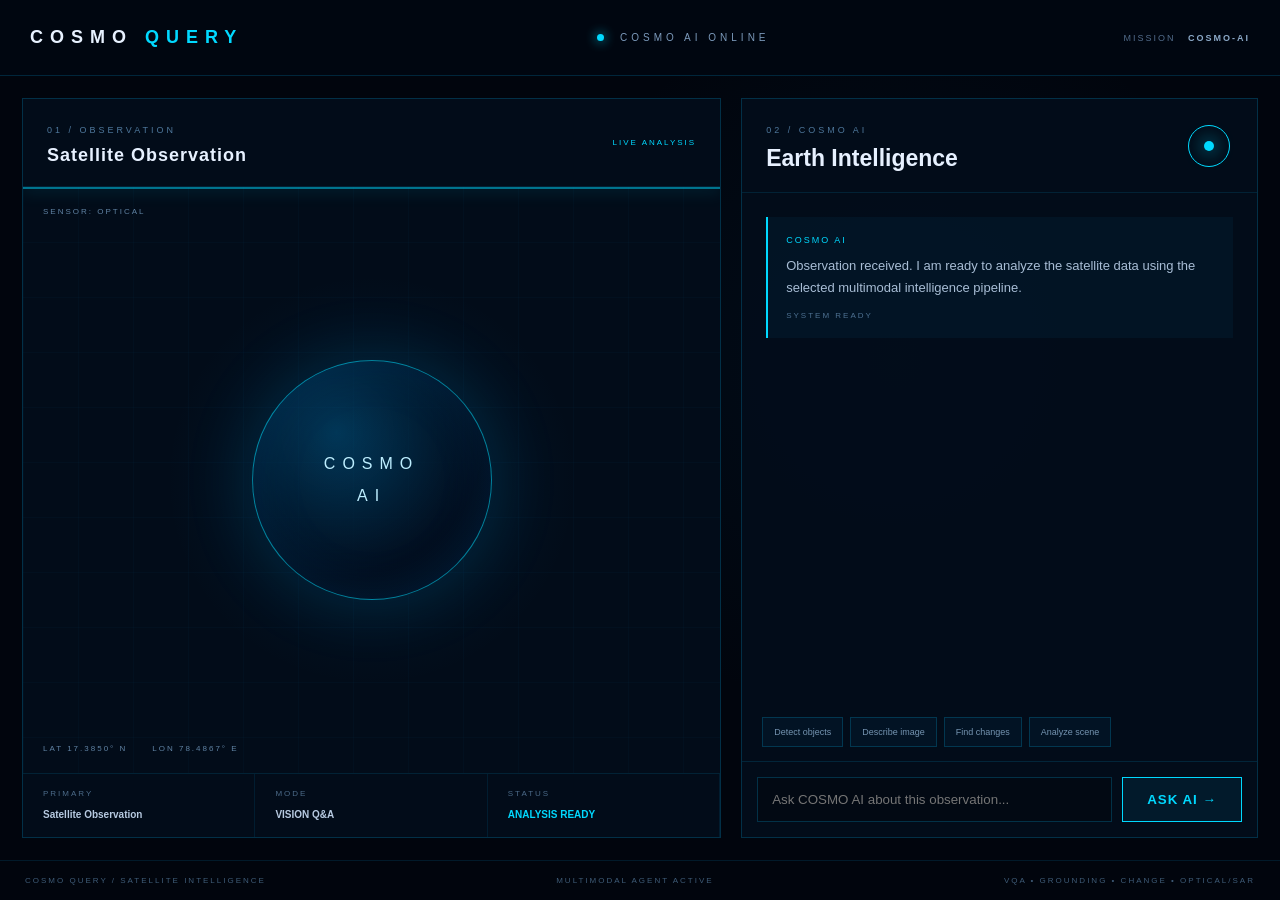
<file: ai.html>
<!DOCTYPE html>
<html lang="en">

<head>

    <meta charset="UTF-8">

    <meta
        name="viewport"
        content="width=device-width, initial-scale=1.0"
    >

    <title>COSMO QUERY — AI Workspace</title>

    <link
        rel="stylesheet"
        href="css/ai.css"
    >

</head>


<body>


<!-- =====================================================
     TOP BAR
===================================================== -->

<header class="ai-topbar">

    <div class="brand">

        <span>COSMO</span>

        <strong>QUERY</strong>

    </div>


    <div class="ai-status">

        <span class="status-dot"></span>

        COSMO AI ONLINE

    </div>


    <div class="mission-id">

        MISSION
        <strong id="missionId">
            SATQUERY-01
        </strong>

    </div>

</header>



<!-- =====================================================
     MAIN AI WORKSPACE
===================================================== -->

<main class="ai-workspace">


    <!-- =================================================
         LEFT: IMAGE
    ================================================== -->

    <section class="image-panel">


        <div class="panel-header">

            <div>

                <span class="panel-code">
                    01 / OBSERVATION
                </span>

                <h2 id="imageTitle">
                    SATELLITE IMAGE
                </h2>

            </div>


            <div class="live-indicator">

                LIVE ANALYSIS

            </div>

        </div>


        <div class="image-viewer">

            <div class="viewer-grid"></div>

            <div class="scan-line"></div>


            <div class="viewer-center">

                <div class="earth-placeholder">

                    <div class="earth-glow"></div>

                    <div class="earth-circle">

                        COSMO<br>
                        AI

                    </div>

                </div>

            </div>


            <div class="viewer-hud hud-top">

                SENSOR: OPTICAL

            </div>


            <div class="viewer-hud hud-bottom">

                <span>
                    LAT 17.3850° N
                </span>

                <span>
                    LON 78.4867° E
                </span>

            </div>

        </div>


        <div class="image-info">

            <div>

                <span>PRIMARY</span>

                <strong id="primaryName">
                    Awaiting observation
                </strong>

            </div>


            <div>

                <span>MODE</span>

                <strong id="analysisMode">
                    VISION Q&amp;A
                </strong>

            </div>


            <div>

                <span>STATUS</span>

                <strong class="online">
                    ANALYSIS READY
                </strong>

            </div>

        </div>

    </section>



    <!-- =================================================
         RIGHT: COSMO AI
    ================================================== -->

    <section class="chat-panel">


        <div class="chat-header">

            <div>

                <span>
                    02 / COSMO AI
                </span>

                <h1>
                    Earth Intelligence
                </h1>

            </div>


            <div class="ai-core">

                <div class="core-ring"></div>

                <div class="core-dot"></div>

            </div>

        </div>



        <!-- AI INTRO -->

        <div
            id="chatMessages"
            class="chat-messages"
        >

            <div class="message ai-message">

                <div class="message-label">

                    COSMO AI

                </div>

                <p>

                    Observation received.

                    I am ready to analyze the satellite
                    data using the selected multimodal
                    intelligence pipeline.

                </p>

                <div class="message-meta">

                    SYSTEM READY

                </div>

            </div>


        </div>



        <!-- SUGGESTIONS -->

        <div class="suggestions">

            <button
                type="button"
                data-question="What objects can you detect in this image?"
            >
                Detect objects
            </button>

            <button
                type="button"
                data-question="Describe this satellite observation."
            >
                Describe image
            </button>

            <button
                type="button"
                data-question="Are there any significant changes?"
            >
                Find changes
            </button>

            <button
                type="button"
                data-question="What does this image show?"
            >
                Analyze scene
            </button>

        </div>



        <!-- CHAT INPUT -->

        <div class="chat-input-area">

            <textarea
                id="questionInput"
                placeholder="Ask COSMO AI about this observation..."
                rows="1"
            ></textarea>


            <button
                id="askButton"
                type="button"
            >

                ASK AI

                <span>→</span>

            </button>

        </div>


    </section>


</main>



<!-- =====================================================
     BOTTOM TELEMETRY
===================================================== -->

<footer class="ai-footer">

    <span>
        COSMO QUERY / SATELLITE INTELLIGENCE
    </span>

    <span>
        MULTIMODAL AGENT ACTIVE
    </span>

    <span>
        VQA • GROUNDING • CHANGE • OPTICAL/SAR
    </span>

</footer>


<script src="js/ai.js"></script>

</body>

</html>
</file>
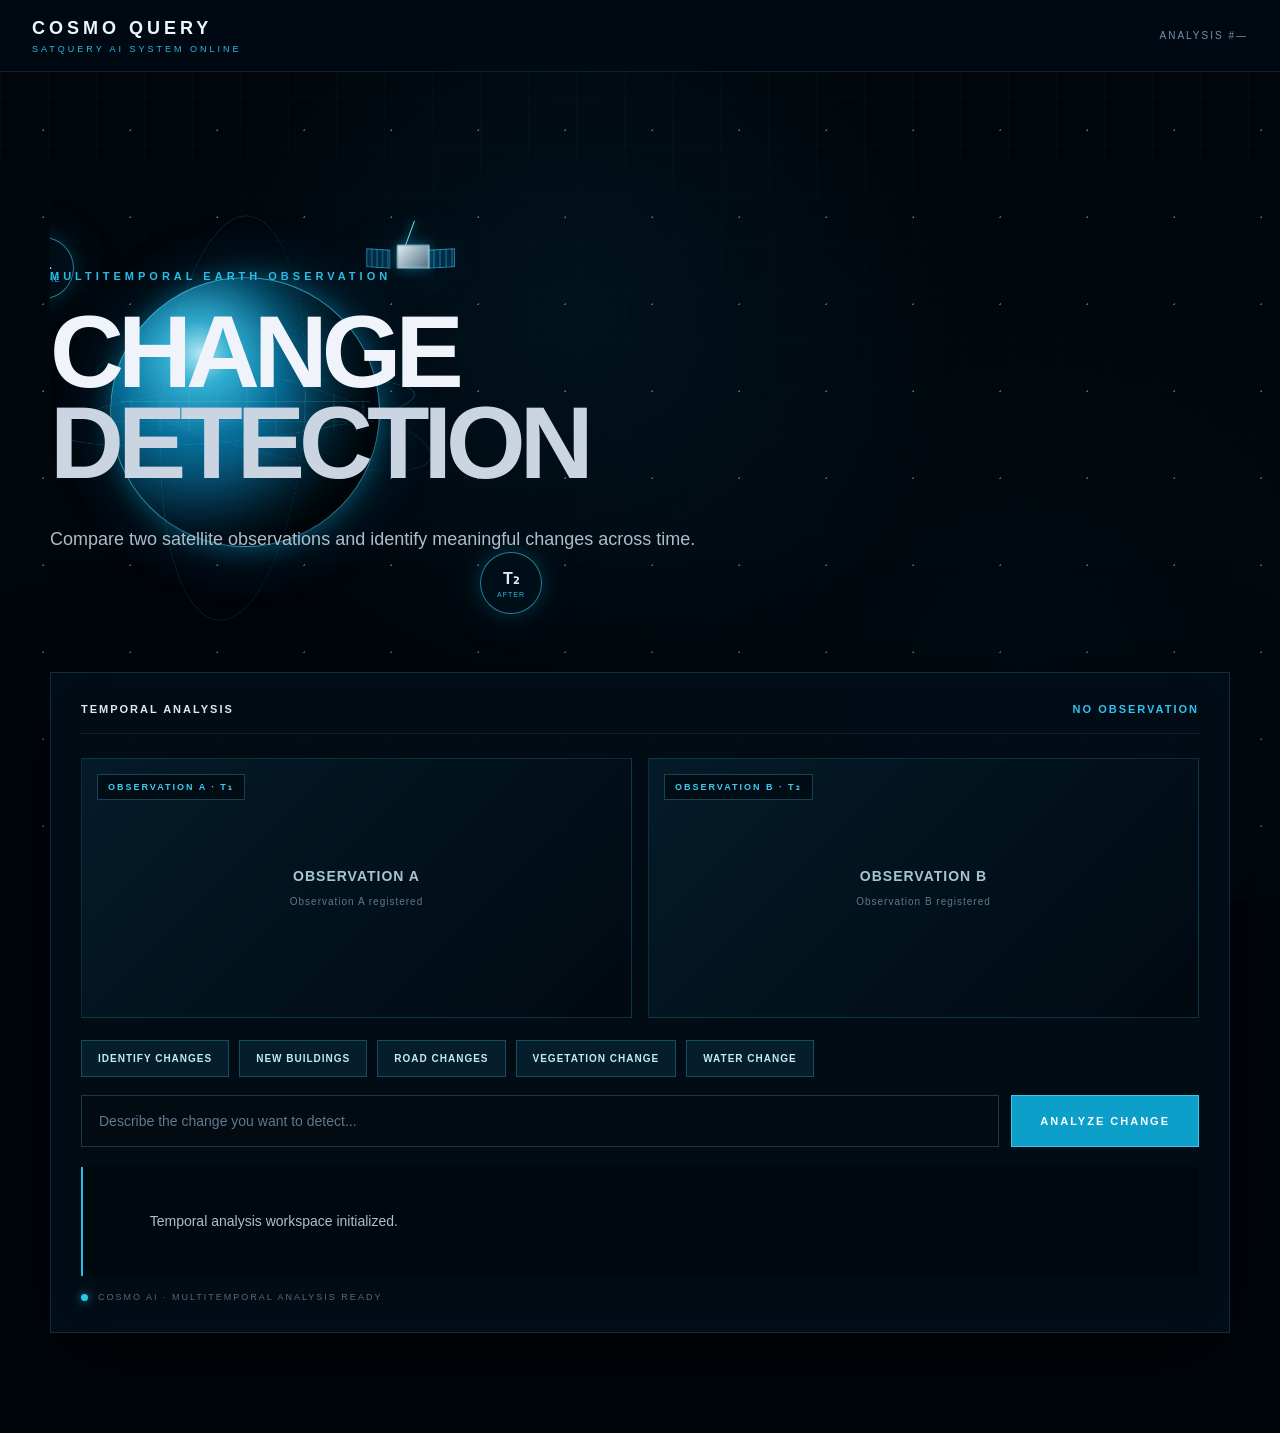
<file: change-detection.html>
<!DOCTYPE html>
<html lang="en">
<head>
    <meta charset="UTF-8">
    <meta name="viewport" content="width=device-width, initial-scale=1.0">

    <title>COSMO QUERY — Change Detection</title>

    <style>
        /* =========================================================
           RESET
        ========================================================= */

        * {
            box-sizing: border-box;
        }

        html,
        body {
            margin: 0;
            padding: 0;
            min-height: 100%;
        }

        body {
            background: #01060b;
            color: #edf5ff;
            font-family:
                Arial,
                Helvetica,
                sans-serif;
            overflow-x: hidden;
        }


        /* =========================================================
           SPACE BACKGROUND
        ========================================================= */

        .space-bg {
            position: fixed;
            inset: 0;
            z-index: -10;
            overflow: hidden;

            background:
                radial-gradient(
                    circle at 45% 35%,
                    rgba(0, 105, 155, .13),
                    transparent 42%
                ),
                radial-gradient(
                    circle at 80% 75%,
                    rgba(0, 65, 100, .08),
                    transparent 40%
                ),
                #01060b;
        }

        .stars {
            position: absolute;
            inset: 0;

            opacity: .45;

            background-image:
                radial-gradient(
                    rgba(210, 240, 255, .8) 1px,
                    transparent 1px
                );

            background-size:
                87px 87px;

            animation:
                starsMove 25s linear infinite;
        }

        .grid-glow {
            position: absolute;
            inset: 0;

            background-image:
                linear-gradient(
                    rgba(35, 155, 200, .045) 1px,
                    transparent 1px
                ),
                linear-gradient(
                    90deg,
                    rgba(35, 155, 200, .045) 1px,
                    transparent 1px
                );

            background-size:
                48px 48px;

            mask-image:
                linear-gradient(
                    to bottom,
                    black,
                    transparent 85%
                );
        }


        /* =========================================================
           TOP BAR
        ========================================================= */

        .topbar {
            width: 100%;
            height: 72px;

            padding:
                0 32px;

            display: flex;
            align-items: center;
            justify-content: space-between;

            background:
                rgba(1, 10, 18, .9);

            border-bottom:
                1px solid rgba(75, 190, 235, .15);

            backdrop-filter:
                blur(12px);

            position: relative;
            z-index: 30;
        }

        .brand strong {
            display: block;

            color: #eef7ff;

            font-size: 18px;
            letter-spacing: 4px;
        }

        .brand span {
            display: block;

            margin-top: 5px;

            color: #25bce9;

            font-size: 9px;
            letter-spacing: 3px;
        }

        #missionId {
            color: #7892aa;

            font-size: 10px;
            letter-spacing: 2px;
        }


        /* =========================================================
           MAIN
        ========================================================= */

        .workspace {
            width:
                min(1180px, calc(100% - 50px));

            margin:
                0 auto;

            padding:
                80px 0 100px;
        }


        /* =========================================================
           HERO
        ========================================================= */

        .hero {
            position: relative;

            min-height: 520px;

            display: flex;
            flex-direction: column;
            justify-content: center;

            overflow: hidden;
        }

        .hero-content {
            position: relative;

            z-index: 10;

            max-width: 760px;
        }

        .eyebrow {
            margin-bottom: 25px;

            color: #28bde8;

            font-size: 11px;
            font-weight: 700;

            letter-spacing: 4px;
        }

        .hero h1 {
            margin: 0;

            color: #f0f4fa;

            font-size:
                clamp(58px, 8vw, 108px);

            line-height: .88;

            letter-spacing: -6px;

            font-weight: 900;
        }

        .hero h1 span {
            color: #cbd5e1;
        }

        .hero p {
            max-width: 720px;

            margin:
                38px 0 0;

            color: #aebdca;

            font-size: 18px;

            line-height: 1.55;
        }


        /* =========================================================
           3D VISUAL
        ========================================================= */

        .hero-3d {
            position: absolute;

            left: -90px;
            top: 0;

            width: 600px;
            height: 520px;

            pointer-events: none;

            z-index: 2;

            perspective:
                900px;

            transform-style:
                preserve-3d;

            opacity: .95;

            filter:
                drop-shadow(
                    0 0 30px rgba(0, 180, 240, .12)
                );
        }


        /* =========================================================
           EARTH
        ========================================================= */

        .earth-3d {
            position: absolute;

            width: 270px;
            height: 270px;

            left: 150px;
            top: 125px;

            border-radius: 50%;

            overflow: hidden;

            background:
                radial-gradient(
                    circle at 33% 28%,
                    #b7f2ff 0%,
                    #35b9df 12%,
                    #0877a4 33%,
                    #064464 57%,
                    #021724 78%,
                    #000a11 100%
                );

            border:
                1px solid rgba(
                    90,
                    220,
                    255,
                    .5
                );

            box-shadow:
                0 0 25px
                    rgba(25, 195, 245, .35),

                0 0 80px
                    rgba(0, 120, 190, .2),

                inset
                    -48px -20px 70px
                    rgba(0, 0, 0, .85);

            transform-style:
                preserve-3d;

            animation:
                earthFloat
                6s ease-in-out
                infinite;
        }


        /* =========================================================
           EARTH GRID
        ========================================================= */

        .earth-grid {
            position: absolute;

            inset: -8px;

            border-radius: 50%;

            background:
                repeating-linear-gradient(
                    0deg,
                    transparent 0 19px,
                    rgba(120, 230, 255, .18) 20px,
                    transparent 21px
                ),
                repeating-linear-gradient(
                    90deg,
                    transparent 0 27px,
                    rgba(120, 230, 255, .14) 28px,
                    transparent 29px
                );

            transform:
                rotateX(68deg)
                scaleY(.42);

            animation:
                gridRotate
                11s linear
                infinite;
        }


        /* =========================================================
           EARTH ATMOSPHERE
        ========================================================= */

        .earth-glow {
            position: absolute;

            inset: -15px;

            border-radius: 50%;

            border:
                1px solid
                rgba(80, 220, 255, .4);

            box-shadow:
                0 0 22px
                    rgba(40, 200, 255, .25),

                inset
                    0 0 25px
                    rgba(30, 180, 240, .15);
        }


        /* =========================================================
           CHANGE SCAN
        ========================================================= */

        .change-scan {
            position: absolute;

            top: -10%;

            left: -50%;

            width: 38%;
            height: 120%;

            background:
                linear-gradient(
                    90deg,
                    transparent,
                    rgba(100, 240, 255, .55),
                    rgba(100, 240, 255, .08),
                    transparent
                );

            filter:
                blur(4px);

            transform:
                skewX(-12deg);

            animation:
                scanEarth
                4.5s ease-in-out
                infinite;
        }


        /* =========================================================
           ORBIT RINGS
        ========================================================= */

        .orbit {
            position: absolute;

            border-radius: 50%;

            border:
                1px solid
                rgba(55, 205, 245, .3);

            transform-style:
                preserve-3d;
        }

        .orbit-1 {
            width: 370px;
            height: 145px;

            left: 100px;
            top: 185px;

            transform:
                rotateX(68deg)
                rotateZ(-18deg);

            animation:
                orbitOne
                12s linear
                infinite;
        }

        .orbit-2 {
            width: 420px;
            height: 165px;

            left: 75px;
            top: 170px;

            border-color:
                rgba(55, 185, 230, .18);

            transform:
                rotateX(68deg)
                rotateZ(42deg);

            animation:
                orbitTwo
                17s linear
                infinite reverse;
        }

        .orbit-3 {
            width: 310px;
            height: 410px;

            left: 130px;
            top: 55px;

            border-color:
                rgba(75, 215, 255, .13);

            transform:
                rotateY(65deg)
                rotateZ(20deg);

            animation:
                orbitThree
                21s linear
                infinite;
        }


        /* =========================================================
           TIME NODES
        ========================================================= */

        .time-node {
            position: absolute;

            width: 62px;
            height: 62px;

            border-radius: 50%;

            display: flex;
            flex-direction: column;
            align-items: center;
            justify-content: center;

            background:
                rgba(2, 17, 28, .9);

            border:
                1px solid
                rgba(65, 210, 245, .6);

            box-shadow:
                0 0 20px
                rgba(20, 190, 240, .2);

            z-index: 8;

            backdrop-filter:
                blur(8px);
        }

        .time-node span {
            color: #ecfaff;

            font-size: 16px;
            font-weight: 800;
        }

        .time-node small {
            margin-top: 3px;

            color: #30c6ec;

            font-size: 7px;
            letter-spacing: 1px;
        }

        .time-before {
            left: 52px;
            top: 85px;

            animation:
                nodeBefore
                5s ease-in-out
                infinite;
        }

        .time-after {
            right: 18px;
            bottom: 58px;

            animation:
                nodeAfter
                5s ease-in-out
                infinite;
        }


        /* =========================================================
           SATELLITE
        ========================================================= */

        .satellite-3d {
            position: absolute;

            left: 405px;
            top: 82px;

            width: 90px;
            height: 50px;

            transform-style:
                preserve-3d;

            z-index: 12;

            animation:
                satelliteOrbit
                12s linear
                infinite;
        }

        .sat-body {
            position: absolute;

            left: 30px;
            top: 13px;

            width: 32px;
            height: 23px;

            background:
                linear-gradient(
                    135deg,
                    #edfaff,
                    #587a8c
                );

            border:
                1px solid
                rgba(150, 230, 255, .75);

            box-shadow:
                0 0 14px
                rgba(40, 205, 255, .45);

            transform:
                translateZ(12px);
        }

        .sat-panel {
            position: absolute;

            top: 15px;

            width: 27px;
            height: 19px;

            background:
                repeating-linear-gradient(
                    90deg,
                    #052d46 0 4px,
                    #1585ad 5px,
                    #052d46 6px
                );

            border:
                1px solid
                rgba(60, 195, 235, .65);
        }

        .panel-left {
            left: 0;

            transform:
                rotateY(20deg);
        }

        .panel-right {
            right: 0;

            transform:
                rotateY(-20deg);
        }

        .sat-antenna {
            position: absolute;

            left: 44px;
            top: -14px;

            width: 1px;
            height: 29px;

            background: #75e3ff;

            box-shadow:
                0 0 8px
                rgba(70, 220, 255, .9);

            transform:
                rotate(20deg);
        }


        /* =========================================================
           ANALYSIS CARD
        ========================================================= */

        .analysis-card {
            position: relative;

            z-index: 20;

            padding: 30px;

            background:
                rgba(3, 13, 23, .94);

            border:
                1px solid
                rgba(60, 180, 225, .2);

            box-shadow:
                0 25px 90px
                rgba(0, 0, 0, .5),

                inset
                0 0 45px
                rgba(0, 100, 160, .035);
        }

        .card-header {
            display: flex;

            align-items: center;
            justify-content: space-between;

            padding-bottom: 18px;

            border-bottom:
                1px solid
                rgba(90, 160, 190, .14);

            color: #dceaf4;

            font-size: 11px;
            font-weight: 700;

            letter-spacing: 2px;
        }

        #status {
            color: #2dc5ed;
        }


        /* =========================================================
           OBSERVATION GRID
        ========================================================= */

        .observation-grid {
            display: grid;

            grid-template-columns:
                1fr 1fr;

            gap: 16px;

            margin-top: 24px;
        }

        .observation {
            position: relative;

            min-height: 260px;

            overflow: hidden;

            border:
                1px solid
                rgba(55, 180, 225, .2);

            background:
                linear-gradient(
                    135deg,
                    rgba(5, 35, 52, .65),
                    rgba(1, 9, 16, .9)
                );
        }

        .observation-label {
            position: absolute;

            top: 15px;
            left: 15px;

            z-index: 5;

            padding: 7px 10px;

            background:
                rgba(0, 10, 18, .82);

            border:
                1px solid
                rgba(70, 195, 230, .3);

            color: #42c9ed;

            font-size: 9px;
            font-weight: 700;

            letter-spacing: 2px;
        }

        .observation-content {
            position: absolute;

            inset: 0;

            display: flex;
            align-items: center;
            justify-content: center;

            padding: 25px;

            text-align: center;

            color: #69849a;

            font-size: 12px;

            letter-spacing: 1px;
        }

        .observation-content strong {
            display: block;

            margin-bottom: 10px;

            color: #a9c3d3;

            font-size: 14px;
        }

        .observation-content small {
            color: #60788b;

            word-break: break-word;
        }


        /* =========================================================
           UPLOAD IMAGE PREVIEW
        ========================================================= */

        .observation img {
            width: 100%;
            height: 100%;

            object-fit: cover;

            display: none;

            opacity: .9;
        }

        .observation.has-image img {
            display: block;
        }

        .observation.has-image
        .observation-content {
            display: none;
        }


        /* =========================================================
           CONTROLS
        ========================================================= */

        .control-row {
            display: flex;

            flex-wrap: wrap;

            gap: 10px;

            margin-top: 22px;
        }

        .suggestion {
            padding: 12px 16px;

            background:
                rgba(8, 34, 49, .8);

            border:
                1px solid
                rgba(55, 185, 225, .3);

            color: #c2eaf7;

            font-size: 10px;
            font-weight: 700;

            letter-spacing: 1px;

            cursor: pointer;

            transition:
                .2s ease;
        }

        .suggestion:hover {
            border-color: #36c9f0;

            background:
                rgba(15, 75, 100, .8);

            transform:
                translateY(-1px);
        }


        /* =========================================================
           QUERY
        ========================================================= */

        .query-row {
            display: flex;

            gap: 12px;

            margin-top: 18px;
        }

        #changeQuery {
            flex: 1;

            min-width: 0;

            padding: 17px;

            outline: none;

            background:
                #020a12;

            border:
                1px solid
                rgba(80, 160, 195, .3);

            color: #eef8ff;

            font-size: 14px;
        }

        #changeQuery:focus {
            border-color:
                #29bde8;

            box-shadow:
                0 0 20px
                rgba(30, 185, 230, .1);
        }

        #changeQuery::placeholder {
            color: #61798d;
        }

        #runChange {
            min-width: 150px;

            padding: 0 28px;

            background:
                #0b9fc9;

            border:
                1px solid
                #39c9ee;

            color: white;

            font-size: 11px;
            font-weight: 800;

            letter-spacing: 2px;

            cursor: pointer;

            transition:
                .2s ease;
        }

        #runChange:hover {
            background:
                #11b4df;
        }

        #runChange:disabled {
            opacity: .5;

            cursor: wait;
        }


        /* =========================================================
           RESULT
        ========================================================= */

        .result-box {
            margin-top: 20px;

            min-height: 100px;

            padding: 20px;

            background:
                rgba(0, 8, 15, .85);

            border-left:
                2px solid
                #25bce8;

            color: #aebfcd;

            font-size: 14px;

            line-height: 1.65;

            white-space: pre-wrap;
        }

        .result-box.success {
            color: #dff4ff;
        }

        .result-box.error {
            color: #ff9a9a;

            border-left-color:
                #e15d5d;
        }


        /* =========================================================
           FOOTER STATUS
        ========================================================= */

        .system-status {
            display: flex;

            align-items: center;

            gap: 10px;

            margin-top: 16px;

            color: #526b7e;

            font-size: 9px;

            letter-spacing: 2px;
        }

        .status-dot {
            width: 7px;
            height: 7px;

            border-radius: 50%;

            background: #28c8ed;

            box-shadow:
                0 0 10px
                rgba(40, 200, 240, .8);

            animation:
                statusPulse
                2s ease-in-out
                infinite;
        }


        /* =========================================================
           ANIMATIONS
        ========================================================= */

        @keyframes earthFloat {

            0%,
            100% {
                transform:
                    translateY(0)
                    rotateY(-8deg);
            }

            50% {
                transform:
                    translateY(-12px)
                    rotateY(8deg);
            }
        }

        @keyframes gridRotate {

            from {
                transform:
                    rotateX(68deg)
                    rotateZ(0deg)
                    scaleY(.42);
            }

            to {
                transform:
                    rotateX(68deg)
                    rotateZ(360deg)
                    scaleY(.42);
            }
        }

        @keyframes scanEarth {

            0% {
                left: -50%;
                opacity: 0;
            }

            15% {
                opacity: 1;
            }

            75% {
                opacity: 1;
            }

            100% {
                left: 115%;
                opacity: 0;
            }
        }

        @keyframes orbitOne {

            from {
                transform:
                    rotateX(68deg)
                    rotateZ(-18deg);
            }

            to {
                transform:
                    rotateX(68deg)
                    rotateZ(342deg);
            }
        }

        @keyframes orbitTwo {

            from {
                transform:
                    rotateX(68deg)
                    rotateZ(42deg);
            }

            to {
                transform:
                    rotateX(68deg)
                    rotateZ(-318deg);
            }
        }

        @keyframes orbitThree {

            from {
                transform:
                    rotateY(65deg)
                    rotateZ(20deg);
            }

            to {
                transform:
                    rotateY(65deg)
                    rotateZ(380deg);
            }
        }

        @keyframes satelliteOrbit {

            0% {
                transform:
                    translate(0, 0)
                    rotateZ(0deg);
            }

            25% {
                transform:
                    translate(50px, 75px)
                    rotateZ(90deg);
            }

            50% {
                transform:
                    translate(-20px, 155px)
                    rotateZ(180deg);
            }

            75% {
                transform:
                    translate(-105px, 65px)
                    rotateZ(270deg);
            }

            100% {
                transform:
                    translate(0, 0)
                    rotateZ(360deg);
            }
        }

        @keyframes nodeBefore {

            0%,
            100% {
                transform:
                    translateY(0);
                opacity: .65;
            }

            50% {
                transform:
                    translateY(-12px);
                opacity: 1;
            }
        }

        @keyframes nodeAfter {

            0%,
            100% {
                transform:
                    translateY(0);
                opacity: .65;
            }

            50% {
                transform:
                    translateY(12px);
                opacity: 1;
            }
        }

        @keyframes statusPulse {

            0%,
            100% {
                opacity: .45;
                transform: scale(.8);
            }

            50% {
                opacity: 1;
                transform: scale(1);
            }
        }

        @keyframes starsMove {

            from {
                transform:
                    translateY(0);
            }

            to {
                transform:
                    translateY(87px);
            }
        }


        /* =========================================================
           RESPONSIVE
        ========================================================= */

        @media (max-width: 850px) {

            .workspace {
                width:
                    calc(100% - 28px);

                padding-top:
                    45px;
            }

            .topbar {
                padding:
                    0 16px;
            }

            .hero {
                min-height:
                    620px;
            }

            .hero-3d {
                left:
                    50%;

                transform:
                    translateX(-50%)
                    scale(.78);

                opacity:
                    .3;
            }

            .hero-content {
                padding-top:
                    220px;
            }

            .observation-grid {
                grid-template-columns:
                    1fr;
            }

            .query-row {
                flex-direction:
                    column;
            }

            #runChange {
                min-height:
                    50px;
            }
        }

        @media (max-width: 500px) {

            .hero h1 {
                font-size:
                    54px;

                letter-spacing:
                    -3px;
            }

            .hero p {
                font-size:
                    15px;
            }

            .analysis-card {
                padding:
                    18px;
            }

            .card-header {
                flex-direction:
                    column;

                align-items:
                    flex-start;

                gap:
                    8px;
            }

            .control-row {
                flex-direction:
                    column;
            }

            .suggestion {
                width:
                    100%;
            }
        }
    </style>
</head>

<body>

<!-- =========================================================
     BACKGROUND
========================================================= -->

<div class="space-bg">
    <div class="stars"></div>
    <div class="grid-glow"></div>
</div>


<!-- =========================================================
     HEADER
========================================================= -->

<header class="topbar">

    <div class="brand">

        <strong>
            COSMO QUERY
        </strong>

        <span>
            SATQUERY AI SYSTEM ONLINE
        </span>

    </div>

    <div id="missionId">
        ANALYSIS
    </div>

</header>


<!-- =========================================================
     MAIN
========================================================= -->

<main class="workspace">


    <!-- =====================================================
         HERO
    ====================================================== -->

    <section class="hero">


        <!-- 3D VISUAL -->

        <div class="hero-3d">


            <!-- EARTH -->

            <div class="earth-3d">

                <div class="earth-grid"></div>

                <div class="earth-glow"></div>

                <div class="change-scan"></div>

            </div>


            <!-- ORBITS -->

            <div class="orbit orbit-1"></div>

            <div class="orbit orbit-2"></div>

            <div class="orbit orbit-3"></div>


            <!-- BEFORE -->

            <div class="time-node time-before">

                <span>
                    T₁
                </span>

                <small>
                    BEFORE
                </small>

            </div>


            <!-- AFTER -->

            <div class="time-node time-after">

                <span>
                    T₂
                </span>

                <small>
                    AFTER
                </small>

            </div>


            <!-- SATELLITE -->

            <div class="satellite-3d">

                <span class="sat-body"></span>

                <span
                    class="sat-panel panel-left">
                </span>

                <span
                    class="sat-panel panel-right">
                </span>

                <span class="sat-antenna"></span>

            </div>

        </div>


        <!-- HERO TEXT -->

        <div class="hero-content">

            <div class="eyebrow">
                MULTITEMPORAL EARTH OBSERVATION
            </div>

            <h1>
                CHANGE<br>
                <span>DETECTION</span>
            </h1>

            <p>
                Compare two satellite observations
                and identify meaningful changes
                across time.
            </p>

        </div>

    </section>


    <!-- =====================================================
         ANALYSIS
    ====================================================== -->

    <section class="analysis-card">


        <div class="card-header">

            <span>
                TEMPORAL ANALYSIS
            </span>

            <span id="status">
                CONNECTING...
            </span>

        </div>


        <!-- OBSERVATIONS -->

        <div class="observation-grid">


            <!-- OBSERVATION A -->

            <div
                class="observation"
                id="observationA"
            >

                <div class="observation-label">
                    OBSERVATION A · T₁
                </div>

                <img
                    id="imageA"
                    alt="Observation A"
                >

                <div class="observation-content">

                    <div>

                        <strong>
                            OBSERVATION A
                        </strong>

                        <small
                            id="fileNameA">
                            Loading observation...
                        </small>

                    </div>

                </div>

            </div>


            <!-- OBSERVATION B -->

            <div
                class="observation"
                id="observationB"
            >

                <div class="observation-label">
                    OBSERVATION B · T₂
                </div>

                <img
                    id="imageB"
                    alt="Observation B"
                >

                <div class="observation-content">

                    <div>

                        <strong>
                            OBSERVATION B
                        </strong>

                        <small
                            id="fileNameB">
                            Loading observation...
                        </small>

                    </div>

                </div>

            </div>

        </div>


        <!-- SUGGESTIONS -->

        <div class="control-row">

            <button
                class="suggestion"
                type="button"
                data-query="Identify changes between the two observations"
            >
                IDENTIFY CHANGES
            </button>

            <button
                class="suggestion"
                type="button"
                data-query="Find newly constructed buildings"
            >
                NEW BUILDINGS
            </button>

            <button
                class="suggestion"
                type="button"
                data-query="Detect changes in roads and infrastructure"
            >
                ROAD CHANGES
            </button>

            <button
                class="suggestion"
                type="button"
                data-query="Detect changes in vegetation"
            >
                VEGETATION CHANGE
            </button>

            <button
                class="suggestion"
                type="button"
                data-query="Detect changes in water bodies"
            >
                WATER CHANGE
            </button>

        </div>


        <!-- QUERY -->

        <div class="query-row">

            <input
                id="changeQuery"
                type="text"
                placeholder="Describe the change you want to detect..."
            >

            <button
                id="runChange"
                type="button"
            >
                ANALYZE CHANGE
            </button>

        </div>


        <!-- RESULT -->

        <div
            id="result"
            class="result-box"
        >
            Temporal analysis workspace initialized.
        </div>


        <!-- STATUS -->

        <div class="system-status">

            <span class="status-dot"></span>

            <span>
                COSMO AI · MULTITEMPORAL ANALYSIS READY
            </span>

        </div>

    </section>

</main>


<!-- =========================================================
     JAVASCRIPT
========================================================= -->

<script>

const API_URL =
    "http://127.0.0.1:8000";


/* =========================================================
   LOCAL STORAGE
========================================================= */

let analysisId =
    localStorage.getItem("analysisId");

let primaryFileName =
    localStorage.getItem("primaryFileName");

let secondaryFileName =
    localStorage.getItem("secondaryFileName");

let analysisMode =
    localStorage.getItem("analysisMode");


/* =========================================================
   ELEMENTS
========================================================= */

const missionId =
    document.getElementById("missionId");

const status =
    document.getElementById("status");

const fileNameA =
    document.getElementById("fileNameA");

const fileNameB =
    document.getElementById("fileNameB");

const queryInput =
    document.getElementById("changeQuery");

const runButton =
    document.getElementById("runChange");

const result =
    document.getElementById("result");


/* =========================================================
   INITIAL DISPLAY
========================================================= */

missionId.textContent =
    "ANALYSIS #" +
    (analysisId || "—");

fileNameA.textContent =
    primaryFileName ||
    "Observation A registered";

fileNameB.textContent =
    secondaryFileName ||
    "Observation B registered";


/* =========================================================
   SUGGESTIONS
========================================================= */

document
    .querySelectorAll(".suggestion")
    .forEach(button => {

        button.addEventListener(
            "click",
            () => {

                queryInput.value =
                    button.dataset.query;

                queryInput.focus();

            }
        );

    });


/* =========================================================
   RECOVER ANALYSIS
========================================================= */

async function recoverAnalysis() {

    if (analysisId) {

        status.textContent =
            "BACKEND REGISTERED";

        return true;
    }


    if (!primaryFileName) {

        status.textContent =
            "NO OBSERVATION";

        return false;
    }


    try {

        const response =
            await fetch(
                `${API_URL}/analysis/latest?primary_filename=${encodeURIComponent(primaryFileName)}`
            );


        if (!response.ok) {

            throw new Error(
                "Analysis not found"
            );

        }


        const data =
            await response.json();


        analysisId =
            data.id;


        localStorage.setItem(
            "analysisId",
            analysisId
        );


        if (data.primary_filename) {

            primaryFileName =
                data.primary_filename;

            localStorage.setItem(
                "primaryFileName",
                primaryFileName
            );

        }


        if (data.secondary_filename) {

            secondaryFileName =
                data.secondary_filename;

            localStorage.setItem(
                "secondaryFileName",
                secondaryFileName
            );

        }


        missionId.textContent =
            "ANALYSIS #" +
            analysisId;


        fileNameA.textContent =
            primaryFileName ||
            "Observation A registered";


        fileNameB.textContent =
            secondaryFileName ||
            "Observation B registered";


        status.textContent =
            "BACKEND REGISTERED";


        return true;

    } catch (error) {

        console.error(
            error
        );

        status.textContent =
            "ANALYSIS NOT FOUND";

        result.classList.add(
            "error"
        );

        result.textContent =
            "The temporal observation could not be registered with the COSMO backend.";

        return false;
    }
}


/* =========================================================
   RUN CHANGE DETECTION
========================================================= */

async function runChangeDetection() {

    const query =
        queryInput.value.trim();


    if (!query) {

        result.classList.add(
            "error"
        );

        result.textContent =
            "Enter a change-detection query first.";

        return;
    }


    runButton.disabled =
        true;


    result.classList.remove(
        "error"
    );

    result.classList.add(
        "success"
    );


    result.textContent =
        "COSMO AI is comparing the satellite observations...\n\nPlease wait.";


    try {


        /* ---------------------------------------------------
           ENSURE ANALYSIS EXISTS
        --------------------------------------------------- */

        const valid =
            await recoverAnalysis();


        if (!valid) {

            throw new Error(
                "No registered analysis was found."
            );

        }


        /* ---------------------------------------------------
           CURRENT BACKEND FALLBACK
           
           The current server exposes /ask rather than a
           dedicated /change-detection endpoint.

           We therefore send the change question through
           the existing multimodal AI endpoint.
        --------------------------------------------------- */

        const formData =
            new FormData();


        formData.append(
            "analysis_id",
            analysisId
        );


        formData.append(
            "question",
            `Multitemporal change detection task:

${query}

Analyze the available satellite observation carefully.

Determine what visible geographic, land-cover,
infrastructure, vegetation, water, or urban changes
can be identified.

If two temporal observations are available,
compare them conceptually.

Describe:
1. What changed
2. Where the change appears
3. The visible evidence
4. Whether the change appears significant

Do not invent coordinates, dates, sensor information,
or changes that cannot be supported by the imagery.`
        );


        /* ---------------------------------------------------
           SEND TO COSMO AI
        --------------------------------------------------- */

        const response =
            await fetch(
                `${API_URL}/ask`,
                {
                    method: "POST",
                    body: formData
                }
            );


        const data =
            await response.json();


        if (!response.ok) {

            throw new Error(
                data.detail ||
                "Change detection failed."
            );

        }


        /* ---------------------------------------------------
           DISPLAY RESULT
        --------------------------------------------------- */

        const confidence =
            Math.round(
                (data.confidence || .85)
                * 100
            );


        result.textContent =
            `CHANGE DETECTION RESULT\n\n` +
            `${data.answer}\n\n` +
            `CONFIDENCE: ${confidence}%`;


        status.textContent =
            "ANALYSIS COMPLETE";


    } catch (error) {

        console.error(
            "Change detection error:",
            error
        );


        result.classList.remove(
            "success"
        );

        result.classList.add(
            "error"
        );


        result.textContent =
            "COSMO AI could not complete the change analysis.\n\n" +
            error.message;


        status.textContent =
            "ANALYSIS ERROR";


    } finally {

        runButton.disabled =
            false;

    }
}


/* =========================================================
   BUTTON
========================================================= */

runButton.addEventListener(
    "click",
    runChangeDetection
);


/* =========================================================
   ENTER KEY
========================================================= */

queryInput.addEventListener(
    "keydown",
    event => {

        if (event.key === "Enter") {

            event.preventDefault();

            runChangeDetection();

        }

    }
);


/* =========================================================
   START
========================================================= */

recoverAnalysis();

</script>

</body>
</html>
</file>
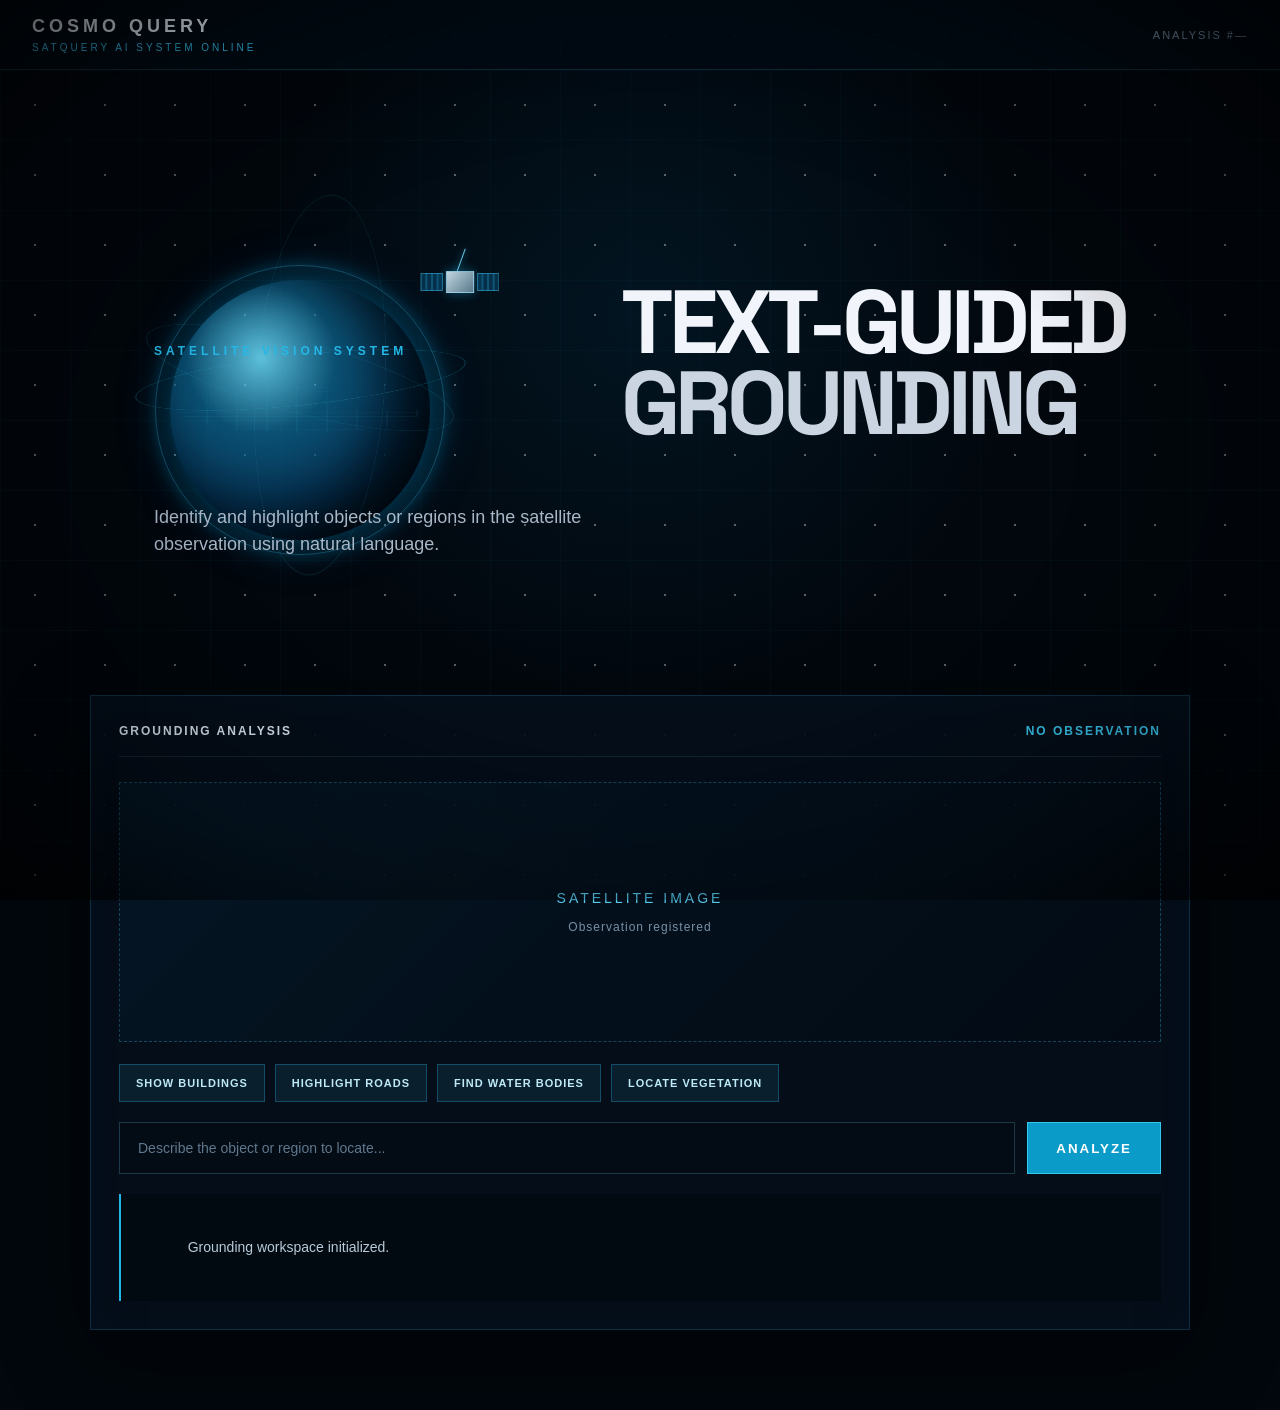
<file: grounding.html>
<!DOCTYPE html>
<html lang="en">
<head>
    <meta charset="UTF-8">
    <meta name="viewport" content="width=device-width, initial-scale=1.0">

    <title>COSMO QUERY — Grounding</title>

    <link rel="stylesheet" href="css/style.css">

    <style>
        /* =====================================================
           GROUNDING PAGE
        ===================================================== */

        body {
            margin: 0;
            min-height: 100vh;
            background: #02070d;
            color: #e8f2ff;
            font-family: Arial, Helvetica, sans-serif;
        }

        .space-bg {
            position: fixed;
            inset: 0;
            z-index: -2;
            background:
                radial-gradient(
                    circle at 50% 35%,
                    rgba(0, 120, 180, 0.12),
                    transparent 45%
                ),
                #02070d;
        }

        .stars {
            position: absolute;
            inset: 0;
            opacity: .35;
            background-image:
                radial-gradient(#ffffff 1px, transparent 1px);
            background-size: 70px 70px;
        }

        .grid-glow {
            position: absolute;
            inset: 0;
            background:
                linear-gradient(
                    rgba(0, 160, 220, .04) 1px,
                    transparent 1px
                ),
                linear-gradient(
                    90deg,
                    rgba(0, 160, 220, .04) 1px,
                    transparent 1px
                );
            background-size: 70px 70px;
        }

        .topbar {
            height: 70px;
            padding: 0 32px;
            display: flex;
            align-items: center;
            justify-content: space-between;

            background: rgba(2, 12, 22, .94);
            border-bottom: 1px solid rgba(80, 180, 230, .18);
            box-sizing: border-box;
        }

        .topbar strong {
            display: block;
            color: #e9f5ff;
            font-size: 18px;
            letter-spacing: 4px;
        }

        .topbar span {
            display: block;
            margin-top: 5px;
            color: #36bce8;
            font-size: 10px;
            letter-spacing: 3px;
        }

        #missionId {
            color: #7f9bb4;
            font-size: 11px;
            letter-spacing: 2px;
        }

        .workspace {
            width: min(1100px, calc(100% - 48px));
            margin: 0 auto;
            padding: 70px 0 80px;
        }

        .hero {
            margin-bottom: 55px;
        }

        .eyebrow {
            color: #25b7e6;
            font-size: 12px;
            font-weight: 700;
            letter-spacing: 4px;
            margin-bottom: 25px;
        }

        .hero h1 {
            margin: 0;
            color: #f1f4fa;
            font-size: clamp(48px, 7vw, 92px);
            line-height: .9;
            letter-spacing: -5px;
            font-weight: 800;
        }

        .hero h1 span {
            color: #cbd5e1;
        }

        .hero p {
            max-width: 800px;
            margin-top: 35px;
            color: #a9b7c7;
            font-size: 18px;
            line-height: 1.5;
        }

        .analysis-card {
            background: rgba(5, 15, 26, .9);
            border: 1px solid rgba(50, 180, 230, .2);
            box-shadow:
                0 25px 80px rgba(0, 0, 0, .45),
                inset 0 0 40px rgba(0, 100, 160, .04);
            padding: 28px;
        }

        .card-header {
            display: flex;
            justify-content: space-between;
            align-items: center;
            padding-bottom: 18px;
            border-bottom: 1px solid rgba(100, 160, 190, .15);
            color: #d9e8f5;
            font-size: 12px;
            font-weight: 700;
            letter-spacing: 2px;
        }

        #status {
            color: #38c5ed;
        }

        .image-area {
            margin-top: 25px;
        }

        .image-placeholder {
            min-height: 260px;
            display: flex;
            flex-direction: column;
            align-items: center;
            justify-content: center;

            border: 1px dashed rgba(60, 190, 235, .3);
            background:
                linear-gradient(
                    135deg,
                    rgba(0, 130, 190, .07),
                    rgba(0, 0, 0, .2)
                );

            color: #55c8eb;
            font-size: 14px;
            letter-spacing: 3px;
            text-align: center;
        }

        .image-placeholder small {
            margin-top: 14px;
            color: #7890a6;
            font-size: 12px;
            letter-spacing: 1px;
        }

        .suggestions {
            display: flex;
            flex-wrap: wrap;
            gap: 10px;
            margin-top: 22px;
        }

        .suggestions button {
            padding: 12px 16px;
            background: rgba(10, 35, 52, .8);
            border: 1px solid rgba(50, 180, 230, .3);
            color: #bfe9f7;
            font-size: 11px;
            font-weight: 700;
            letter-spacing: 1px;
            cursor: pointer;
            transition: .2s ease;
        }

        .suggestions button:hover {
            background: rgba(20, 80, 110, .8);
            border-color: #36c5ee;
        }

        .query-row {
            display: flex;
            gap: 12px;
            margin-top: 20px;
        }

        #groundingQuery {
            flex: 1;
            min-width: 0;
            padding: 17px 18px;
            box-sizing: border-box;

            background: #030b14;
            border: 1px solid rgba(90, 160, 190, .3);
            color: #edf7ff;
            outline: none;
            font-size: 14px;
        }

        #groundingQuery:focus {
            border-color: #2ab9e6;
            box-shadow: 0 0 18px rgba(30, 170, 220, .12);
        }

        #groundingQuery::placeholder {
            color: #60788e;
        }

        #runGrounding {
            padding: 0 28px;
            background: #0b9bc9;
            border: 1px solid #35c9f1;
            color: white;
            font-weight: 800;
            letter-spacing: 2px;
            cursor: pointer;
        }

        #runGrounding:hover {
            background: #11b4e4;
        }

        #runGrounding:disabled {
            opacity: .5;
            cursor: wait;
        }

        .result-box {
            min-height: 90px;
            margin-top: 20px;
            padding: 20px;
            box-sizing: border-box;

            background: rgba(0, 8, 16, .8);
            border-left: 2px solid #20b7e4;

            color: #b9cad8;
            font-size: 14px;
            line-height: 1.6;
            white-space: pre-wrap;
        }

        .result-box.success {
            color: #dcefff;
        }

        .result-box.error {
            color: #ff9b9b;
            border-left-color: #e65b5b;
        }

        @media (max-width: 700px) {
            .workspace {
                width: calc(100% - 28px);
                padding-top: 45px;
            }

            .topbar {
                padding: 0 16px;
            }

            .hero h1 {
                font-size: 48px;
            }

            .query-row {
                flex-direction: column;
            }

            #runGrounding {
                min-height: 50px;
            }
        }
        
        /* =========================================================
   3D SATELLITE / EARTH HERO
========================================================= */

.hero {
    position: relative;
    min-height: 500px;
    overflow: hidden;
}

.hero-3d {
    position: absolute;
    left: -40px;
    top: 30px;

    width: 520px;
    height: 520px;

    pointer-events: none;

    transform-style: preserve-3d;

    opacity: .9;
}

/* ---------------------------------------------------------
   EARTH
--------------------------------------------------------- */

.earth-3d {
    position: absolute;

    width: 260px;
    height: 260px;

    left: 120px;
    top: 110px;

    border-radius: 50%;

    background:
        radial-gradient(
            circle at 35% 30%,
            rgba(110, 225, 255, .95),
            rgba(20, 135, 190, .65) 30%,
            rgba(5, 55, 95, .95) 65%,
            #010b14 100%
        );

    box-shadow:
        0 0 25px rgba(0, 180, 240, .35),
        0 0 70px rgba(0, 130, 210, .2),
        inset -35px -20px 60px rgba(0, 0, 0, .8);

    animation: earthFloat 6s ease-in-out infinite;

    transform-style: preserve-3d;
}

/* latitude / longitude effect */

.earth-grid {
    position: absolute;
    inset: 8px;

    border-radius: 50%;

    background:
        repeating-linear-gradient(
            0deg,
            transparent 0px,
            transparent 20px,
            rgba(80, 220, 255, .14) 21px,
            transparent 22px
        ),
        repeating-linear-gradient(
            90deg,
            transparent 0px,
            transparent 28px,
            rgba(80, 220, 255, .12) 29px,
            transparent 30px
        );

    border-radius: 50%;

    transform:
        rotateX(65deg)
        scaleY(.45);

    animation: gridRotate 9s linear infinite;
}

/* atmospheric glow */

.earth-glow {
    position: absolute;
    inset: -15px;

    border-radius: 50%;

    border: 1px solid rgba(55, 210, 255, .35);

    box-shadow:
        0 0 20px rgba(20, 190, 255, .25),
        inset 0 0 20px rgba(20, 190, 255, .15);
}

/* ---------------------------------------------------------
   ORBITAL RINGS
--------------------------------------------------------- */

.orbit {
    position: absolute;

    left: 78px;
    top: 145px;

    width: 345px;
    height: 130px;

    border: 1px solid rgba(55, 200, 240, .28);

    border-radius: 50%;

    transform-style: preserve-3d;
}

.orbit-1 {
    transform:
        rotateX(68deg)
        rotateZ(-18deg);

    animation:
        orbitSpin1 12s linear infinite;
}

.orbit-2 {
    width: 390px;
    height: 155px;

    left: 55px;
    top: 130px;

    transform:
        rotateX(68deg)
        rotateZ(42deg);

    border-color: rgba(50, 180, 230, .18);

    animation:
        orbitSpin2 18s linear infinite reverse;
}

.orbit-3 {
    width: 300px;
    height: 390px;

    left: 120px;
    top: 20px;

    transform:
        rotateY(65deg)
        rotateZ(20deg);

    border-color: rgba(70, 220, 255, .13);

    animation:
        orbitSpin3 20s linear infinite;
}

/* ---------------------------------------------------------
   SATELLITE
--------------------------------------------------------- */

.satellite-3d {
    position: absolute;

    left: 370px;
    top: 90px;

    width: 80px;
    height: 45px;

    transform-style: preserve-3d;

    animation: satelliteOrbit 12s linear infinite;
}

/* satellite main body */

.sat-body {
    position: absolute;

    width: 30px;
    height: 22px;

    left: 25px;
    top: 11px;

    background:
        linear-gradient(
            135deg,
            #d8edf7,
            #63879b
        );

    border: 1px solid rgba(160, 230, 255, .7);

    box-shadow:
        0 0 12px rgba(40, 200, 255, .4);

    transform:
        translateZ(10px)
        rotateY(20deg);
}

/* solar panels */

.sat-panel {
    position: absolute;

    width: 24px;
    height: 18px;

    top: 13px;

    background:
        repeating-linear-gradient(
            90deg,
            #073451 0px,
            #073451 4px,
            #1a87b2 5px,
            #073451 6px
        );

    border: 1px solid rgba(60, 190, 230, .6);
}

.panel-left {
    left: 0;

    transform:
        perspective(300px)
        rotateY(20deg);
}

.panel-right {
    right: 0;

    transform:
        perspective(300px)
        rotateY(-20deg);
}

/* antenna */

.sat-antenna {
    position: absolute;

    width: 1px;
    height: 28px;

    left: 40px;
    top: -12px;

    background: #70dcff;

    transform: rotate(20deg);

    box-shadow:
        0 0 7px rgba(60, 210, 255, .8);
}

/* ---------------------------------------------------------
   ANIMATIONS
--------------------------------------------------------- */

@keyframes earthFloat {

    0%,
    100% {
        transform:
            translateY(0)
            rotateY(-8deg);
    }

    50% {
        transform:
            translateY(-12px)
            rotateY(8deg);
    }
}

@keyframes gridRotate {

    from {
        transform:
            rotateX(65deg)
            rotateZ(0deg)
            scaleY(.45);
    }

    to {
        transform:
            rotateX(65deg)
            rotateZ(360deg)
            scaleY(.45);
    }
}

@keyframes orbitSpin1 {

    from {
        transform:
            rotateX(68deg)
            rotateZ(-18deg);
    }

    to {
        transform:
            rotateX(68deg)
            rotateZ(342deg);
    }
}

@keyframes orbitSpin2 {

    from {
        transform:
            rotateX(68deg)
            rotateZ(42deg);
    }

    to {
        transform:
            rotateX(68deg)
            rotateZ(-318deg);
    }
}

@keyframes orbitSpin3 {

    from {
        transform:
            rotateY(65deg)
            rotateZ(20deg);
    }

    to {
        transform:
            rotateY(65deg)
            rotateZ(380deg);
    }
}

@keyframes satelliteOrbit {

    0% {
        transform:
            translate(0, 0)
            rotateZ(0deg);
    }

    25% {
        transform:
            translate(50px, 80px)
            rotateZ(90deg);
    }

    50% {
        transform:
            translate(-20px, 155px)
            rotateZ(180deg);
    }

    75% {
        transform:
            translate(-100px, 65px)
            rotateZ(270deg);
    }

    100% {
        transform:
            translate(0, 0)
            rotateZ(360deg);
    }
}

/* ---------------------------------------------------------
   KEEP TEXT ABOVE 3D
--------------------------------------------------------- */

.hero .eyebrow,
.hero h1,
.hero p {
    position: relative;
    z-index: 5;
}

/* ---------------------------------------------------------
   MOBILE
--------------------------------------------------------- */

@media (max-width: 800px) {

    .hero-3d {
        left: 50%;
        transform: translateX(-50%) scale(.7);
        opacity: .35;
    }

    .hero .eyebrow,
    .hero h1,
    .hero p {
        position: relative;
        z-index: 10;
    }

}
    </style>
</head>

<body>

<div class="space-bg">
    <div class="stars"></div>
    <div class="grid-glow"></div>
</div>

<header class="topbar">

    <div>
        <strong>COSMO QUERY</strong>
        <span>SATQUERY AI SYSTEM ONLINE</span>
    </div>

    <div id="missionId">
        ANALYSIS
    </div>

</header>

<main class="workspace">

    <section class="hero">
        <div class="hero-3d">

    <div class="earth-3d">
        <div class="earth-grid"></div>
        <div class="earth-glow"></div>
    </div>

    <div class="orbit orbit-1"></div>
    <div class="orbit orbit-2"></div>
    <div class="orbit orbit-3"></div>

    <div class="satellite-3d">
        <span class="sat-body"></span>
        <span class="sat-panel panel-left"></span>
        <span class="sat-panel panel-right"></span>
        <span class="sat-antenna"></span>
    </div>

</div>

        <div class="eyebrow">
            SATELLITE VISION SYSTEM
        </div>

        <h1>
            TEXT-GUIDED<br>
            <span>GROUNDING</span>
        </h1>

        <p>
            Identify and highlight objects or regions
            in the satellite observation using natural language.
        </p>

    </section>

    <section class="analysis-card">

        <div class="card-header">
            <span>GROUNDING ANALYSIS</span>
            <span id="status">CONNECTING...</span>
        </div>

        <div class="image-area">

            <div class="image-placeholder">
                SATELLITE IMAGE
                <small id="fileName">
                    Loading observation...
                </small>
            </div>

        </div>

        <div class="suggestions">

            <button type="button" data-query="Show buildings">
                SHOW BUILDINGS
            </button>

            <button type="button" data-query="Highlight roads">
                HIGHLIGHT ROADS
            </button>

            <button type="button" data-query="Find water bodies">
                FIND WATER BODIES
            </button>

            <button type="button" data-query="Locate vegetation">
                LOCATE VEGETATION
            </button>

        </div>

        <div class="query-row">

            <input
                id="groundingQuery"
                type="text"
                placeholder="Describe the object or region to locate..."
            >

            <button
                id="runGrounding"
                type="button"
            >
                ANALYZE
            </button>

        </div>

        <div id="result" class="result-box">
            Grounding workspace initialized.
        </div>

    </section>

</main>

<script>
const API_URL = "http://127.0.0.1:8000";

let analysisId =
    localStorage.getItem("analysisId");

const fileName =
    localStorage.getItem("primaryFileName");

const mode =
    localStorage.getItem("analysisMode");

const fileNameElement =
    document.getElementById("fileName");

const missionElement =
    document.getElementById("missionId");

const statusElement =
    document.getElementById("status");

const queryInput =
    document.getElementById("groundingQuery");

const runButton =
    document.getElementById("runGrounding");

const result =
    document.getElementById("result");


/* ==========================================================
   INITIAL PAGE
========================================================== */

fileNameElement.textContent =
    fileName || "Observation registered";

missionElement.textContent =
    "ANALYSIS #" + (analysisId || "—");


/* ==========================================================
   RECOVER ANALYSIS IF ID IS MISSING
========================================================== */

async function recoverAnalysis() {

    if (analysisId) {
        statusElement.textContent =
            "BACKEND REGISTERED";
        return true;
    }

    if (!fileName) {
        statusElement.textContent =
            "NO OBSERVATION";
        return false;
    }

    try {

        const response = await fetch(
            `${API_URL}/analysis/latest?primary_filename=${encodeURIComponent(fileName)}`
        );

        if (!response.ok) {
            throw new Error("Analysis not found");
        }

        const data =
            await response.json();

        analysisId =
            data.id;

        localStorage.setItem(
            "analysisId",
            analysisId
        );

        localStorage.setItem(
            "analysisMode",
            data.analysis_mode || "grounding"
        );

        missionElement.textContent =
            "ANALYSIS #" + analysisId;

        statusElement.textContent =
            "BACKEND REGISTERED";

        return true;

    } catch (error) {

        statusElement.textContent =
            "ANALYSIS NOT FOUND";

        result.textContent =
            "The satellite observation is not registered with the COSMO backend. Return to the upload page and initialize the observation.";

        result.classList.add("error");

        return false;
    }
}


/* ==========================================================
   SUGGESTION BUTTONS
========================================================== */

document
    .querySelectorAll(".suggestions button")
    .forEach(button => {

        button.addEventListener("click", () => {

            queryInput.value =
                button.dataset.query;

            queryInput.focus();

        });

    });


/* ==========================================================
   REAL AI ANALYSIS
========================================================== */

async function runGrounding() {

    const query =
        queryInput.value.trim();

    if (!query) {

        result.textContent =
            "Enter a grounding query first.";

        result.classList.add("error");

        return;
    }

    runButton.disabled = true;

    result.classList.remove("error");
    result.classList.add("success");

    result.textContent =
        "COSMO AI is analyzing the satellite observation...\n\nPlease wait.";


    try {

        const valid =
            await recoverAnalysis();

        if (!valid) {
            throw new Error(
                "No registered analysis was found."
            );
        }


        /*
         * The current backend does not yet expose a separate
         * /grounding endpoint.
         *
         * Therefore we use the existing multimodal /ask endpoint.
         * This sends the actual satellite image to Qwen2.5-VL.
         */

        const formData =
            new FormData();

        formData.append(
            "analysis_id",
            analysisId
        );

        formData.append(
            "question",
            `Grounding task: ${query}

Identify the object, region, or feature requested in the satellite image.

Describe where it appears in the image using relative visual location such as:
- upper left
- upper right
- center
- lower left
- lower right

Describe the visible evidence that supports your answer.
Do not invent coordinates or information that cannot be seen.`
        );


        const response =
            await fetch(
                `${API_URL}/ask`,
                {
                    method: "POST",
                    body: formData
                }
            );


        const data =
            await response.json();


        if (!response.ok) {

            throw new Error(
                data.detail ||
                "Grounding analysis failed."
            );

        }


        result.textContent =
            `GROUNDING RESULT\n\n${data.answer}\n\nCONFIDENCE: ${Math.round((data.confidence || 0.85) * 100)}%`;

        statusElement.textContent =
            "ANALYSIS COMPLETE";


    } catch (error) {

        console.error(
            "Grounding error:",
            error
        );

        result.classList.remove("success");
        result.classList.add("error");

        result.textContent =
            "COSMO AI could not complete the grounding analysis.\n\n" +
            error.message;

        statusElement.textContent =
            "ANALYSIS ERROR";

    } finally {

        runButton.disabled = false;

    }
}


/* ==========================================================
   ANALYZE BUTTON
========================================================== */

runButton.addEventListener(
    "click",
    runGrounding
);


/* ==========================================================
   ENTER KEY
========================================================== */

queryInput.addEventListener(
    "keydown",
    event => {

        if (event.key === "Enter") {

            event.preventDefault();

            runGrounding();

        }

    }
);


/* ==========================================================
   START
========================================================== */

recoverAnalysis();

</script>

</body>
</html>
</file>
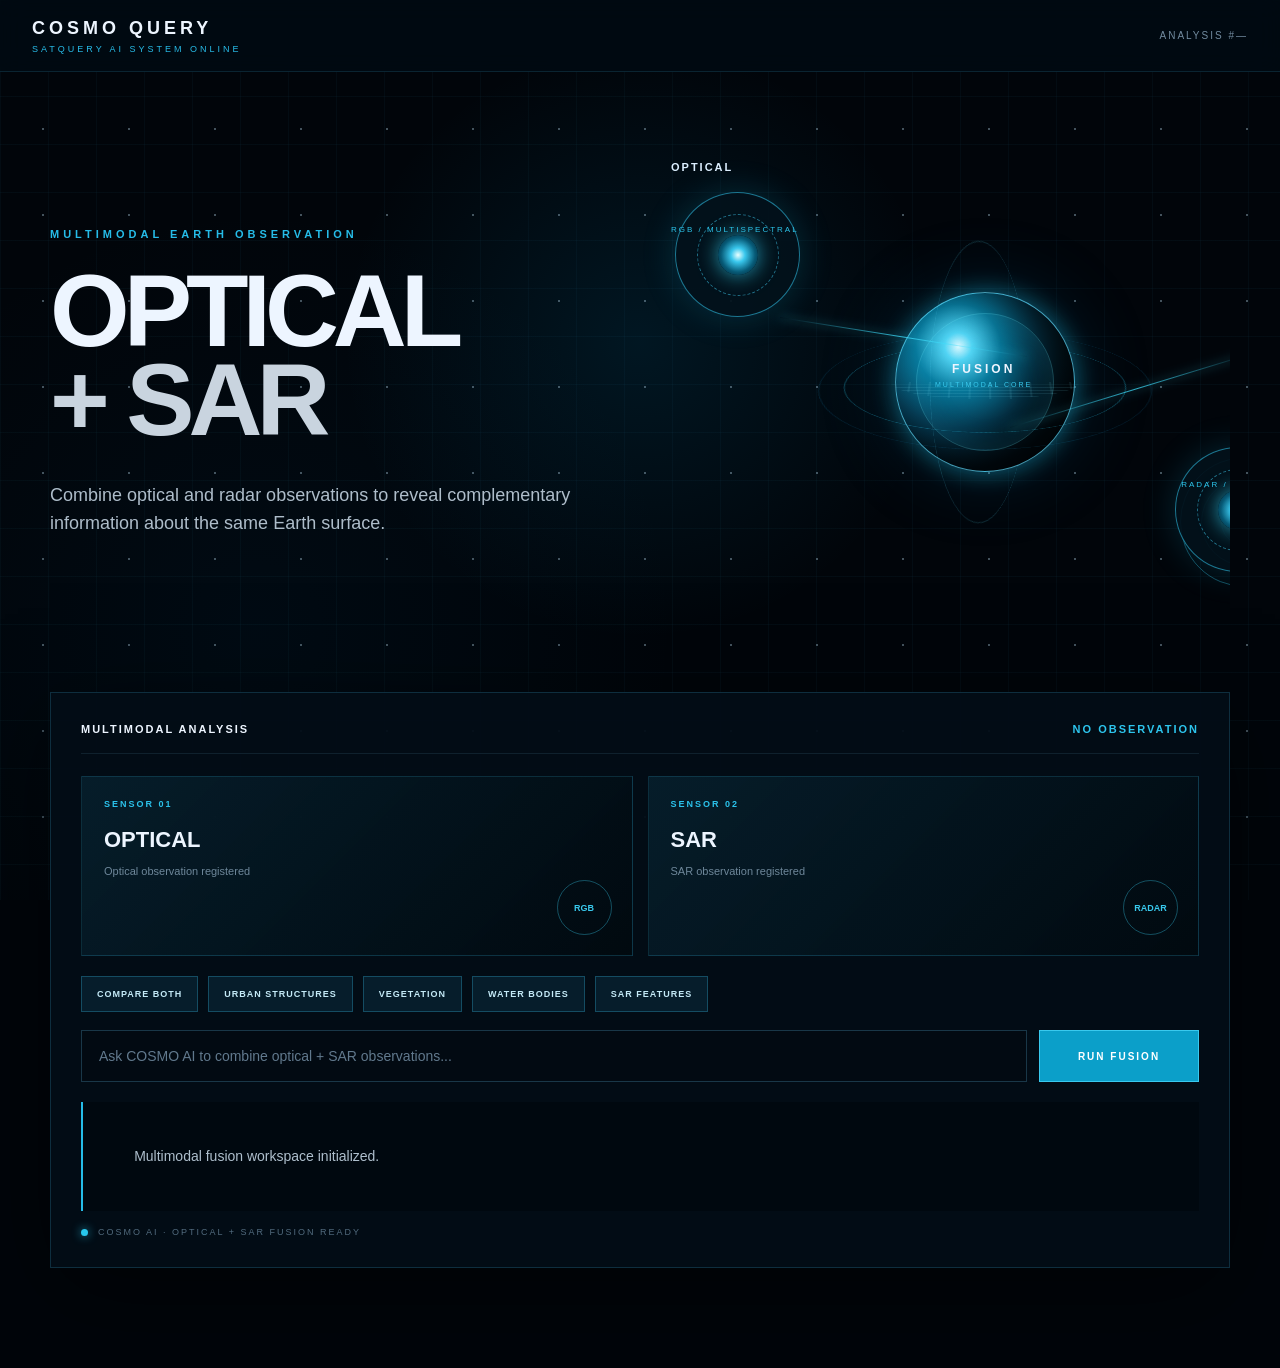
<file: optical-sar.html>
<!DOCTYPE html>
<html lang="en">
<head>
<meta charset="UTF-8">
<meta name="viewport" content="width=device-width, initial-scale=1.0">

<title>COSMO QUERY — Optical + SAR</title>

<style>

* {
    box-sizing: border-box;
}

html,
body {
    margin: 0;
    min-height: 100%;
}

body {
    background: #01050a;
    color: #edf5ff;
    font-family: Arial, Helvetica, sans-serif;
    overflow-x: hidden;
}


/* =========================================================
   BACKGROUND
========================================================= */

.space-bg {
    position: fixed;
    inset: 0;
    z-index: -10;

    background:
        radial-gradient(
            circle at 50% 38%,
            rgba(0,150,210,.12),
            transparent 35%
        ),
        radial-gradient(
            circle at 20% 70%,
            rgba(0,80,130,.08),
            transparent 35%
        ),
        #01050a;
}

.stars {
    position: absolute;
    inset: 0;

    opacity: .45;

    background-image:
        radial-gradient(
            rgba(200,235,255,.75) 1px,
            transparent 1px
        );

    background-size: 86px 86px;
}

.grid {
    position: absolute;
    inset: 0;

    background-image:
        linear-gradient(
            rgba(50,170,210,.045) 1px,
            transparent 1px
        ),
        linear-gradient(
            90deg,
            rgba(50,170,210,.045) 1px,
            transparent 1px
        );

    background-size: 48px 48px;
}


/* =========================================================
   HEADER
========================================================= */

.topbar {
    height: 72px;

    padding: 0 32px;

    display: flex;
    align-items: center;
    justify-content: space-between;

    background: rgba(1,10,18,.9);

    border-bottom:
        1px solid
        rgba(70,190,230,.15);

    backdrop-filter: blur(12px);
}

.brand strong {
    display: block;

    font-size: 18px;
    letter-spacing: 4px;
}

.brand span {
    display: block;

    margin-top: 5px;

    color: #27bce9;

    font-size: 9px;
    letter-spacing: 3px;
}

#missionId {
    color: #718ba0;

    font-size: 10px;
    letter-spacing: 2px;
}


/* =========================================================
   MAIN
========================================================= */

.workspace {
    width: min(1180px, calc(100% - 50px));

    margin: auto;

    padding-bottom: 100px;
}


/* =========================================================
   HERO
========================================================= */

.hero {
    min-height: 620px;

    position: relative;

    display: flex;
    align-items: center;

    overflow: hidden;
}


/* =========================================================
   HERO TEXT
========================================================= */

.hero-content {
    position: relative;

    z-index: 20;

    width: 54%;

    padding-top: 20px;
}

.eyebrow {
    margin-bottom: 26px;

    color: #26bce8;

    font-size: 11px;
    font-weight: 700;

    letter-spacing: 4px;
}

.hero h1 {
    margin: 0;

    font-size:
        clamp(58px, 8vw, 108px);

    line-height: .87;

    letter-spacing: -6px;

    font-weight: 900;
}

.hero h1 span {
    color: #c9d4df;
}

.hero p {
    max-width: 570px;

    margin-top: 38px;

    color: #aebdca;

    font-size: 18px;

    line-height: 1.55;
}


/* =========================================================
   3D SENSOR FUSION
========================================================= */

.fusion-scene {
    position: absolute;

    right: -80px;
    top: 55px;

    width: 650px;
    height: 500px;

    perspective: 1000px;

    transform-style: preserve-3d;

    z-index: 10;
}


/* =========================================================
   CENTRAL CORE
========================================================= */

.fusion-core {
    position: absolute;

    left: 235px;
    top: 165px;

    width: 180px;
    height: 180px;

    border-radius: 50%;

    background:
        radial-gradient(
            circle at 35% 30%,
            #e9fbff 0%,
            #53d5f4 8%,
            #087b9e 25%,
            #06425d 48%,
            #021522 72%,
            #00080e 100%
        );

    border:
        1px solid
        rgba(100,225,255,.65);

    box-shadow:
        0 0 25px
        rgba(30,205,245,.45),

        0 0 80px
        rgba(0,130,190,.22),

        inset
        -35px -20px 50px
        rgba(0,0,0,.8);

    transform-style: preserve-3d;

    animation:
        coreFloat 5s ease-in-out infinite;
}


/* =========================================================
   CORE GRID
========================================================= */

.core-grid {
    position: absolute;

    inset: -5px;

    border-radius: 50%;

    background:
        repeating-linear-gradient(
            0deg,
            transparent 0 14px,
            rgba(130,235,255,.2) 15px,
            transparent 16px
        ),
        repeating-linear-gradient(
            90deg,
            transparent 0 18px,
            rgba(130,235,255,.18) 19px,
            transparent 20px
        );

    transform:
        rotateX(67deg)
        scaleY(.45);

    animation:
        coreGrid 8s linear infinite;
}


/* =========================================================
   CORE LIGHT
========================================================= */

.core-light {
    position: absolute;

    inset: 20px;

    border-radius: 50%;

    border:
        1px solid
        rgba(100,235,255,.25);

    box-shadow:
        inset
        0 0 30px
        rgba(50,210,255,.18);
}


/* =========================================================
   FUSION RINGS
========================================================= */

.fusion-ring {
    position: absolute;

    left: 185px;
    top: 115px;

    width: 280px;
    height: 280px;

    border-radius: 50%;

    border:
        1px solid
        rgba(45,205,245,.32);

    transform-style: preserve-3d;
}

.ring-a {
    transform:
        rotateX(72deg)
        rotateZ(15deg);

    animation:
        ringA 9s linear infinite;
}

.ring-b {
    transform:
        rotateY(70deg)
        rotateZ(-20deg);

    border-color:
        rgba(90,220,255,.18);

    animation:
        ringB 13s linear infinite reverse;
}

.ring-c {
    left: 160px;
    top: 90px;

    width: 330px;
    height: 330px;

    transform:
        rotateX(70deg)
        rotateZ(75deg);

    border-color:
        rgba(30,150,210,.16);

    animation:
        ringC 18s linear infinite;
}


/* =========================================================
   OPTICAL SENSOR
========================================================= */

.sensor {
    position: absolute;

    width: 125px;
    height: 125px;

    border-radius: 50%;

    background:
        rgba(3,18,28,.92);

    border:
        1px solid
        rgba(50,205,245,.55);

    box-shadow:
        0 0 35px
        rgba(25,190,235,.18);

    display: flex;
    align-items: center;
    justify-content: center;

    z-index: 20;
}

.sensor::before {
    content: "";

    position: absolute;

    width: 80px;
    height: 80px;

    border-radius: 50%;

    border:
        1px dashed
        rgba(65,210,245,.5);

    animation:
        sensorRotate
        7s linear infinite;
}

.sensor-core {
    width: 40px;
    height: 40px;

    border-radius: 50%;

    background:
        radial-gradient(
            circle,
            #eaffff,
            #39c7ed 25%,
            #075b78 60%,
            #02141d
        );

    box-shadow:
        0 0 20px
        rgba(50,215,250,.7);
}

.optical {
    left: 15px;
    top: 65px;
}

.sar {
    right: 10px;
    bottom: 55px;
}


/* =========================================================
   SENSOR LABELS
========================================================= */

.sensor-label {
    position: absolute;

    white-space: nowrap;

    color: #dcefff;

    font-size: 11px;
    font-weight: 800;

    letter-spacing: 2px;
}

.sensor-sub {
    position: absolute;

    white-space: nowrap;

    margin-top: 44px;

    color: #2dc5eb;

    font-size: 8px;

    letter-spacing: 2px;
}

.optical .sensor-label {
    left: -5px;
    top: -32px;
}

.optical .sensor-sub {
    left: -5px;
    top: -12px;
}

.sar .sensor-label {
    right: -10px;
    top: -32px;
}

.sar .sensor-sub {
    right: -10px;
    top: -12px;
}


/* =========================================================
   DATA BEAMS
========================================================= */

.beam {
    position: absolute;

    height: 1px;

    transform-origin: left center;

    background:
        linear-gradient(
            90deg,
            transparent,
            rgba(60,220,250,.8),
            transparent
        );

    box-shadow:
        0 0 10px
        rgba(60,220,250,.7);
}

.beam-optical {
    width: 250px;

    left: 120px;
    top: 190px;

    transform:
        rotate(9deg);

    animation:
        beamPulse 2s ease-in-out infinite;
}

.beam-sar {
    width: 260px;

    left: 350px;
    top: 300px;

    transform:
        rotate(-17deg);

    animation:
        beamPulse 2s ease-in-out infinite .8s;
}


/* =========================================================
   RADAR WAVES
========================================================= */

.radar-wave {
    position: absolute;

    right: 0;
    bottom: 40px;

    width: 130px;
    height: 130px;

    border-radius: 50%;

    border:
        1px solid
        rgba(55,210,245,.35);

    animation:
        radarPulse 3s ease-out infinite;
}

.radar-wave::before,
.radar-wave::after {
    content: "";

    position: absolute;

    inset: 20px;

    border-radius: 50%;

    border:
        1px solid
        rgba(55,210,245,.28);
}

.radar-wave::after {
    inset: 40px;
}


/* =========================================================
   FUSION TEXT
========================================================= */

.fusion-status {
    position: absolute;

    left: 275px;
    top: 235px;

    z-index: 30;

    text-align: center;

    pointer-events: none;
}

.fusion-status strong {
    display: block;

    font-size: 12px;

    letter-spacing: 3px;
}

.fusion-status span {
    display: block;

    margin-top: 5px;

    color: #38c9ed;

    font-size: 7px;

    letter-spacing: 2px;
}


/* =========================================================
   ANALYSIS CARD
========================================================= */

.analysis-card {
    position: relative;

    z-index: 30;

    padding: 30px;

    background:
        rgba(3,13,23,.95);

    border:
        1px solid
        rgba(60,180,225,.2);

    box-shadow:
        0 25px 90px
        rgba(0,0,0,.5);
}

.card-header {
    display: flex;

    justify-content: space-between;

    padding-bottom: 18px;

    border-bottom:
        1px solid
        rgba(90,160,190,.14);

    font-size: 11px;
    font-weight: 700;

    letter-spacing: 2px;
}

#status {
    color: #2dc5ed;
}


/* =========================================================
   SENSOR PANELS
========================================================= */

.sensor-panels {
    display: grid;

    grid-template-columns:
        1fr 1fr;

    gap: 15px;

    margin-top: 22px;
}

.sensor-panel {
    min-height: 180px;

    padding: 22px;

    position: relative;

    background:
        linear-gradient(
            135deg,
            rgba(7,38,53,.65),
            rgba(1,9,15,.95)
        );

    border:
        1px solid
        rgba(50,180,220,.2);
}

.panel-type {
    color: #2bc2eb;

    font-size: 9px;
    font-weight: 800;

    letter-spacing: 2px;
}

.panel-title {
    margin-top: 18px;

    font-size: 22px;
    font-weight: 800;
}

.panel-file {
    margin-top: 12px;

    color: #6e879a;

    font-size: 11px;

    word-break: break-word;
}

.panel-icon {
    position: absolute;

    right: 20px;
    bottom: 20px;

    width: 55px;
    height: 55px;

    border-radius: 50%;

    border:
        1px solid
        rgba(55,205,240,.35);

    display: flex;
    align-items: center;
    justify-content: center;

    color: #39c9ed;

    font-size: 9px;
    font-weight: 800;
}


/* =========================================================
   SUGGESTIONS
========================================================= */

.suggestions {
    display: flex;

    flex-wrap: wrap;

    gap: 10px;

    margin-top: 20px;
}

.suggestion {
    padding: 12px 15px;

    background:
        rgba(8,34,49,.8);

    border:
        1px solid
        rgba(55,185,225,.3);

    color: #c4eaf7;

    font-size: 9px;
    font-weight: 700;

    letter-spacing: 1px;

    cursor: pointer;

    transition: .2s;
}

.suggestion:hover {
    background:
        rgba(12,75,100,.8);

    border-color:
        #32c9ed;
}


/* =========================================================
   QUERY
========================================================= */

.query-row {
    display: flex;

    gap: 12px;

    margin-top: 18px;
}

#fusionQuery {
    flex: 1;

    min-width: 0;

    padding: 17px;

    background:
        #020a12;

    border:
        1px solid
        rgba(80,160,195,.3);

    outline: none;

    color: white;

    font-size: 14px;
}

#fusionQuery:focus {
    border-color:
        #2bbfe9;

    box-shadow:
        0 0 20px
        rgba(30,185,230,.1);
}

#fusionQuery::placeholder {
    color: #61798d;
}

#runFusion {
    min-width: 160px;

    padding: 0 25px;

    background:
        #0b9fc9;

    border:
        1px solid
        #39c9ee;

    color: white;

    font-size: 10px;
    font-weight: 800;

    letter-spacing: 2px;

    cursor: pointer;
}

#runFusion:hover {
    background:
        #11b4df;
}

#runFusion:disabled {
    opacity: .5;

    cursor: wait;
}


/* =========================================================
   RESULT
========================================================= */

.result-box {
    margin-top: 20px;

    min-height: 100px;

    padding: 20px;

    background:
        rgba(0,8,15,.85);

    border-left:
        2px solid
        #25bce8;

    color: #aebfcd;

    font-size: 14px;

    line-height: 1.65;

    white-space: pre-wrap;
}

.result-box.error {
    border-left-color:
        #e45f5f;

    color:
        #ffaaaa;
}


/* =========================================================
   FOOTER STATUS
========================================================= */

.system-status {
    display: flex;

    align-items: center;

    gap: 10px;

    margin-top: 16px;

    color: #526b7e;

    font-size: 9px;

    letter-spacing: 2px;
}

.status-dot {
    width: 7px;
    height: 7px;

    border-radius: 50%;

    background:
        #28c8ed;

    box-shadow:
        0 0 10px
        rgba(40,200,240,.8);
}


/* =========================================================
   ANIMATIONS
========================================================= */

@keyframes coreFloat {

    0%,
    100% {
        transform:
            translateY(0)
            rotateY(-8deg);
    }

    50% {
        transform:
            translateY(-13px)
            rotateY(8deg);
    }
}

@keyframes coreGrid {

    from {
        transform:
            rotateX(67deg)
            rotateZ(0)
            scaleY(.45);
    }

    to {
        transform:
            rotateX(67deg)
            rotateZ(360deg)
            scaleY(.45);
    }
}

@keyframes ringA {

    from {
        transform:
            rotateX(72deg)
            rotateZ(0);
    }

    to {
        transform:
            rotateX(72deg)
            rotateZ(360deg);
    }
}

@keyframes ringB {

    from {
        transform:
            rotateY(70deg)
            rotateZ(0);
    }

    to {
        transform:
            rotateY(70deg)
            rotateZ(360deg);
    }
}

@keyframes ringC {

    from {
        transform:
            rotateX(70deg)
            rotateZ(0);
    }

    to {
        transform:
            rotateX(70deg)
            rotateZ(360deg);
    }
}

@keyframes sensorRotate {

    from {
        transform:
            rotate(0);
    }

    to {
        transform:
            rotate(360deg);
    }
}

@keyframes beamPulse {

    0%,
    100% {
        opacity: .25;
    }

    50% {
        opacity: 1;
    }
}

@keyframes radarPulse {

    0% {
        transform:
            scale(.65);

        opacity: .1;
    }

    50% {
        opacity: .8;
    }

    100% {
        transform:
            scale(1.35);

        opacity: 0;
    }
}


/* =========================================================
   RESPONSIVE
========================================================= */

@media (max-width: 900px) {

    .hero {
        min-height: 760px;
    }

    .hero-content {
        width: 100%;

        padding-top: 300px;
    }

    .fusion-scene {
        right: 50%;

        transform:
            translateX(50%)
            scale(.75);

        transform-origin:
            top center;

        opacity: .75;
    }
}

@media (max-width: 650px) {

    .workspace {
        width:
            calc(100% - 28px);
    }

    .topbar {
        padding:
            0 16px;
    }

    .hero {
        min-height: 720px;
    }

    .hero h1 {
        font-size: 56px;

        letter-spacing: -3px;
    }

    .fusion-scene {
        right: 50%;

        transform:
            translateX(50%)
            scale(.55);
    }

    .sensor-panels {
        grid-template-columns:
            1fr;
    }

    .query-row {
        flex-direction:
            column;
    }

    #runFusion {
        min-height: 50px;
    }
}

</style>
</head>


<body>


<!-- =========================================================
     BACKGROUND
========================================================= -->

<div class="space-bg">
    <div class="stars"></div>
    <div class="grid"></div>
</div>


<!-- =========================================================
     HEADER
========================================================= -->

<header class="topbar">

    <div class="brand">

        <strong>
            COSMO QUERY
        </strong>

        <span>
            SATQUERY AI SYSTEM ONLINE
        </span>

    </div>

    <div id="missionId">
        ANALYSIS
    </div>

</header>


<!-- =========================================================
     MAIN
========================================================= -->

<main class="workspace">


<section class="hero">


    <!-- =====================================================
         3D FUSION VISUAL
    ====================================================== -->

    <div class="fusion-scene">


        <!-- OPTICAL SENSOR -->

        <div class="sensor optical">

            <div class="sensor-core"></div>

            <div class="sensor-label">
                OPTICAL
            </div>

            <div class="sensor-sub">
                RGB / MULTISPECTRAL
            </div>

        </div>


        <!-- SAR SENSOR -->

        <div class="sensor sar">

            <div class="sensor-core"></div>

            <div class="sensor-label">
                SAR
            </div>

            <div class="sensor-sub">
                RADAR / ALL WEATHER
            </div>

        </div>


        <!-- CENTRAL EARTH/FUSION CORE -->

        <div class="fusion-core">

            <div class="core-grid"></div>

            <div class="core-light"></div>

        </div>


        <!-- RINGS -->

        <div class="fusion-ring ring-a"></div>

        <div class="fusion-ring ring-b"></div>

        <div class="fusion-ring ring-c"></div>


        <!-- CONNECTION BEAMS -->

        <div class="beam beam-optical"></div>

        <div class="beam beam-sar"></div>


        <!-- RADAR -->

        <div class="radar-wave"></div>


        <!-- CENTER LABEL -->

        <div class="fusion-status">

            <strong>
                FUSION
            </strong>

            <span>
                MULTIMODAL CORE
            </span>

        </div>

    </div>


    <!-- =====================================================
         HERO TEXT
    ====================================================== -->

    <div class="hero-content">

        <div class="eyebrow">
            MULTIMODAL EARTH OBSERVATION
        </div>

        <h1>
            OPTICAL<br>
            <span>+ SAR</span>
        </h1>

        <p>
            Combine optical and radar observations
            to reveal complementary information
            about the same Earth surface.
        </p>

    </div>


</section>


<!-- =========================================================
     ANALYSIS CARD
========================================================= -->

<section class="analysis-card">


    <div class="card-header">

        <span>
            MULTIMODAL ANALYSIS
        </span>

        <span id="status">
            BACKEND REGISTERED
        </span>

    </div>


    <!-- =====================================================
         SENSOR INPUTS
    ====================================================== -->

    <div class="sensor-panels">


        <!-- OPTICAL -->

        <div class="sensor-panel">

            <div class="panel-type">
                SENSOR 01
            </div>

            <div class="panel-title">
                OPTICAL
            </div>

            <div
                class="panel-file"
                id="opticalFile"
            >
                Loading optical observation...
            </div>

            <div class="panel-icon">
                RGB
            </div>

        </div>


        <!-- SAR -->

        <div class="sensor-panel">

            <div class="panel-type">
                SENSOR 02
            </div>

            <div class="panel-title">
                SAR
            </div>

            <div
                class="panel-file"
                id="sarFile"
            >
                Loading SAR observation...
            </div>

            <div class="panel-icon">
                RADAR
            </div>

        </div>

    </div>


    <!-- =====================================================
         SUGGESTIONS
    ====================================================== -->

    <div class="suggestions">

        <button
            class="suggestion"
            type="button"
            data-query="Compare optical and SAR observations"
        >
            COMPARE BOTH
        </button>

        <button
            class="suggestion"
            type="button"
            data-query="Identify urban structures using optical and SAR information"
        >
            URBAN STRUCTURES
        </button>

        <button
            class="suggestion"
            type="button"
            data-query="Analyze vegetation using optical and SAR observations"
        >
            VEGETATION
        </button>

        <button
            class="suggestion"
            type="button"
            data-query="Identify water bodies using optical and SAR information"
        >
            WATER BODIES
        </button>

        <button
            class="suggestion"
            type="button"
            data-query="Identify features visible in SAR but difficult to see in optical imagery"
        >
            SAR FEATURES
        </button>

    </div>


    <!-- =====================================================
         QUERY
    ====================================================== -->

    <div class="query-row">

        <input
            id="fusionQuery"
            type="text"
            placeholder="Ask COSMO AI to combine optical + SAR observations..."
        >

        <button
            id="runFusion"
            type="button"
        >
            RUN FUSION
        </button>

    </div>


    <!-- =====================================================
         RESULT
    ====================================================== -->

    <div
        id="result"
        class="result-box"
    >
        Multimodal fusion workspace initialized.
    </div>


    <div class="system-status">

        <span class="status-dot"></span>

        <span>
            COSMO AI · OPTICAL + SAR FUSION READY
        </span>

    </div>


</section>

</main>


<script>

const API_URL =
    "http://127.0.0.1:8000";


/* =========================================================
   STORAGE
========================================================= */

let analysisId =
    localStorage.getItem("analysisId");

let opticalFile =
    localStorage.getItem("primaryFileName");

let sarFile =
    localStorage.getItem("secondaryFileName");

let analysisMode =
    localStorage.getItem("analysisMode");


/* =========================================================
   ELEMENTS
========================================================= */

const missionId =
    document.getElementById("missionId");

const status =
    document.getElementById("status");

const opticalElement =
    document.getElementById("opticalFile");

const sarElement =
    document.getElementById("sarFile");

const query =
    document.getElementById("fusionQuery");

const runButton =
    document.getElementById("runFusion");

const result =
    document.getElementById("result");


/* =========================================================
   INITIAL DISPLAY
========================================================= */

missionId.textContent =
    "ANALYSIS #" +
    (analysisId || "—");

opticalElement.textContent =
    opticalFile ||
    "Optical observation registered";

sarElement.textContent =
    sarFile ||
    "SAR observation registered";


/* =========================================================
   SUGGESTIONS
========================================================= */

document
    .querySelectorAll(".suggestion")
    .forEach(button => {

        button.addEventListener(
            "click",
            () => {

                query.value =
                    button.dataset.query;

                query.focus();

            }
        );

    });


/* =========================================================
   RECOVER ANALYSIS
========================================================= */

async function recoverAnalysis() {

    if (analysisId) {

        status.textContent =
            "BACKEND REGISTERED";

        return true;

    }


    if (!opticalFile) {

        status.textContent =
            "NO OBSERVATION";

        return false;

    }


    try {

        const response =
            await fetch(
                `${API_URL}/analysis/latest?primary_filename=${encodeURIComponent(opticalFile)}`
            );


        if (!response.ok) {

            throw new Error(
                "Analysis not found"
            );

        }


        const data =
            await response.json();


        analysisId =
            data.id;


        localStorage.setItem(
            "analysisId",
            analysisId
        );


        if (data.primary_filename) {

            opticalFile =
                data.primary_filename;

            localStorage.setItem(
                "primaryFileName",
                opticalFile
            );

        }


        if (data.secondary_filename) {

            sarFile =
                data.secondary_filename;

            localStorage.setItem(
                "secondaryFileName",
                sarFile
            );

        }


        missionId.textContent =
            "ANALYSIS #" +
            analysisId;


        opticalElement.textContent =
            opticalFile ||
            "Optical observation registered";


        sarElement.textContent =
            sarFile ||
            "SAR observation registered";


        status.textContent =
            "BACKEND REGISTERED";


        return true;

    } catch (error) {

        console.error(error);

        status.textContent =
            "ANALYSIS NOT FOUND";

        return false;

    }

}


/* =========================================================
   RUN FUSION
========================================================= */

async function runFusion() {

    const question =
        query.value.trim();


    if (!question) {

        result.classList.add("error");

        result.textContent =
            "Enter a multimodal query first.";

        return;

    }


    runButton.disabled =
        true;


    result.classList.remove(
        "error"
    );


    result.textContent =
        "COSMO AI is fusing optical and SAR observations...\n\nPlease wait.";


    try {


        const valid =
            await recoverAnalysis();


        if (!valid) {

            throw new Error(
                "No registered analysis was found."
            );

        }


        const formData =
            new FormData();


        formData.append(
            "analysis_id",
            analysisId
        );


        formData.append(
            "question",

            `Multimodal optical + SAR analysis task:

${question}

Use the available satellite observation
and provide a complementary interpretation.

Consider:
1. Optical-visible features
2. Radar/SAR-relevant features
3. Structures or land-cover patterns
4. Information that one sensor may reveal better than the other
5. Overall interpretation

Do not invent coordinates, sensor metadata,
or information that cannot be supported by
the available observation.`
        );


        const response =
            await fetch(
                `${API_URL}/ask`,
                {
                    method: "POST",
                    body: formData
                }
            );


        const data =
            await response.json();


        if (!response.ok) {

            throw new Error(
                data.detail ||
                "Multimodal analysis failed."
            );

        }


        const confidence =
            Math.round(
                (data.confidence || .85)
                * 100
            );


        result.textContent =
            `MULTIMODAL FUSION RESULT\n\n` +
            `${data.answer}\n\n` +
            `CONFIDENCE: ${confidence}%`;


        status.textContent =
            "FUSION COMPLETE";


    } catch (error) {

        console.error(
            "Fusion error:",
            error
        );


        result.classList.add(
            "error"
        );


        result.textContent =
            "COSMO AI could not complete the multimodal analysis.\n\n" +
            error.message;


        status.textContent =
            "ANALYSIS ERROR";

    } finally {

        runButton.disabled =
            false;

    }

}


/* =========================================================
   BUTTON
========================================================= */

runButton.addEventListener(
    "click",
    runFusion
);


/* =========================================================
   ENTER KEY
========================================================= */

query.addEventListener(
    "keydown",
    event => {

        if (event.key === "Enter") {

            event.preventDefault();

            runFusion();

        }

    }
);


/* =========================================================
   START
========================================================= */

recoverAnalysis();

</script>

</body>
</html>
</file>
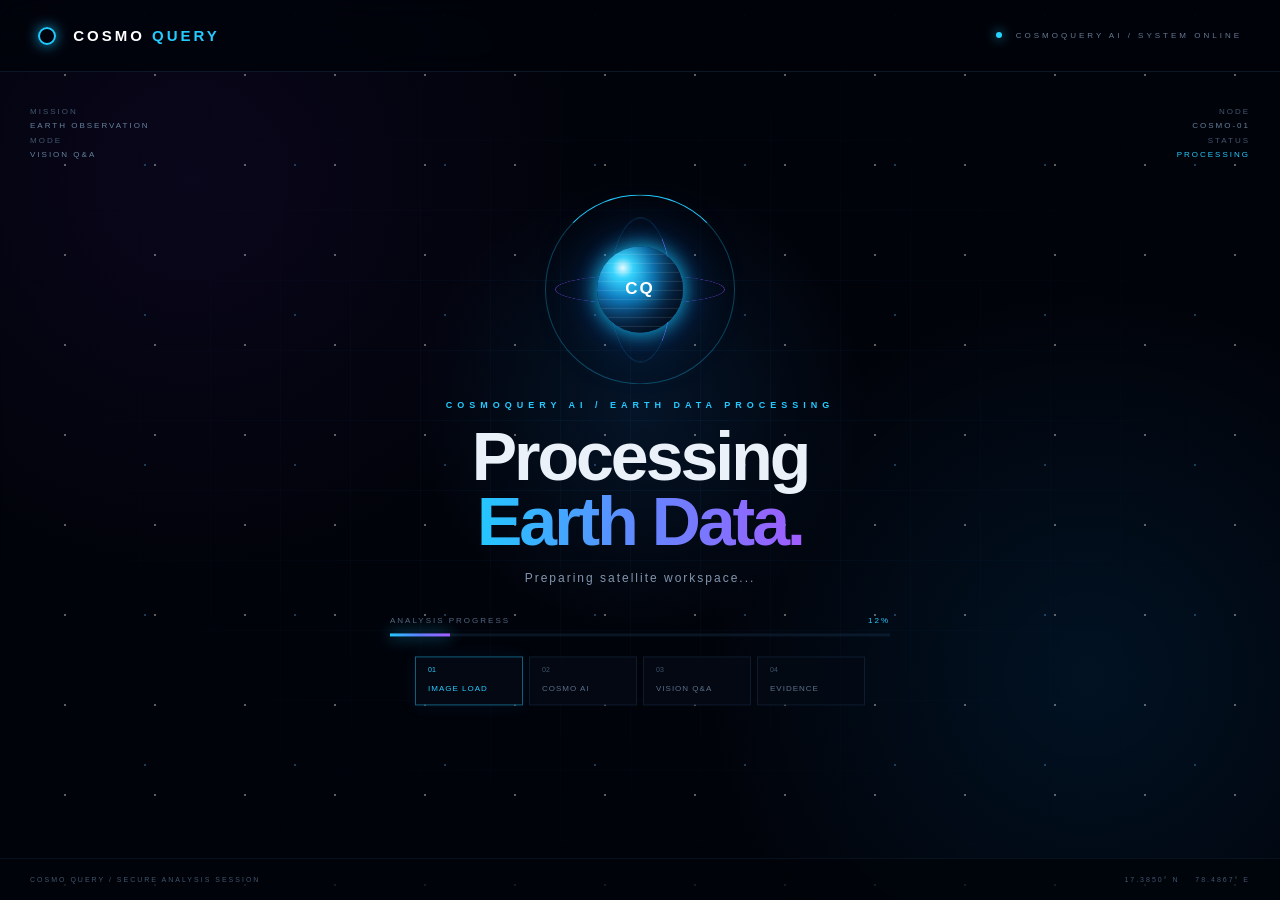
<file: processing.html>
<!DOCTYPE html>
<html lang="en">

<head>

<meta charset="UTF-8">

<meta
    name="viewport"
    content="width=device-width, initial-scale=1.0"
>

<title>COSMO QUERY | Processing</title>

<style>

/* =========================================================
   RESET
========================================================= */

* {
    box-sizing: border-box;
    margin: 0;
    padding: 0;
}

html,
body {
    width: 100%;
    height: 100%;
    overflow: hidden;
}

body {
    background: #01030a;
    color: white;
    font-family: Arial, Helvetica, sans-serif;
}


/* =========================================================
   SPACE
========================================================= */

.space {
    position: fixed;
    inset: 0;

    background:
        radial-gradient(
            circle at 50% 45%,
            rgba(18,90,160,.20),
            transparent 28%
        ),
        radial-gradient(
            circle at 15% 20%,
            rgba(70,30,150,.12),
            transparent 30%
        ),
        radial-gradient(
            circle at 85% 75%,
            rgba(0,150,255,.10),
            transparent 30%
        ),
        #01030a;

    z-index: 0;
}


/* =========================================================
   STARS
========================================================= */

.stars {
    position: fixed;
    inset: 0;

    background-image:
        radial-gradient(
            circle,
            rgba(255,255,255,.8) 1px,
            transparent 1.5px
        ),
        radial-gradient(
            circle,
            rgba(80,180,255,.7) 1px,
            transparent 1.5px
        );

    background-size:
        90px 90px,
        150px 150px;

    background-position:
        20px 30px,
        70px 90px;

    opacity: .45;

    animation:
        stars 40s linear infinite;

    z-index: 1;
}

@keyframes stars {

    from {
        transform: translateY(0);
    }

    to {
        transform: translateY(80px);
    }

}


/* =========================================================
   GRID
========================================================= */

.grid {
    position: fixed;
    inset: 0;

    background-image:
        linear-gradient(
            rgba(40,130,200,.07) 1px,
            transparent 1px
        ),
        linear-gradient(
            90deg,
            rgba(40,130,200,.07) 1px,
            transparent 1px
        );

    background-size: 70px 70px;

    mask-image:
        radial-gradient(
            ellipse at center,
            black 0%,
            transparent 75%
        );

    z-index: 2;
}


/* =========================================================
   TOP BAR
========================================================= */

.topbar {

    position: fixed;

    top: 0;
    left: 0;
    right: 0;

    height: 72px;

    padding: 0 38px;

    display: flex;

    align-items: center;

    justify-content: space-between;

    border-bottom:
        1px solid rgba(80,160,230,.12);

    background:
        rgba(1,4,10,.72);

    backdrop-filter: blur(15px);

    z-index: 50;
}


.logo {

    font-size: 15px;

    font-weight: bold;

    letter-spacing: 3px;
}


.logo span {

    color: #25caff;
}


.logo-icon {

    display: inline-flex;

    width: 18px;
    height: 18px;

    margin-right: 10px;

    border: 2px solid #20caff;

    border-radius: 50%;

    box-shadow:
        0 0 14px rgba(20,200,255,.8);

    vertical-align: -4px;
}


.status {

    font-size: 8px;

    letter-spacing: 3px;

    color: #657a92;
}


.status-dot {

    display: inline-block;

    width: 6px;
    height: 6px;

    margin-right: 8px;

    border-radius: 50%;

    background: #25d5ff;

    box-shadow:
        0 0 12px #25d5ff;

    animation:
        blink 1.5s infinite;
}

@keyframes blink {

    0%,100% {
        opacity: .3;
    }

    50% {
        opacity: 1;
    }

}


/* =========================================================
   HUD
========================================================= */

.hud {

    position: fixed;

    top: 105px;

    font-size: 8px;

    letter-spacing: 2px;

    color: #42566e;

    line-height: 1.8;

    z-index: 20;
}


.hud-left {
    left: 30px;
}


.hud-right {

    right: 30px;

    text-align: right;
}


.hud strong {

    display: block;

    color: #66809d;

    font-weight: normal;
}


.hud .cyan {

    color: #26caff;
}


/* =========================================================
   CENTER
========================================================= */

.processing {

    position: fixed;

    width: 760px;

    max-width: 90vw;

    top: 50%;
    left: 50%;

    transform:
        translate(-50%, -50%);

    display: flex;

    flex-direction: column;

    align-items: center;

    text-align: center;

    z-index: 30;
}


/* =========================================================
   CORE
========================================================= */

.core {

    position: relative;

    width: 190px;
    height: 190px;

    display: flex;

    align-items: center;
    justify-content: center;

    margin-bottom: 12px;
}


.orbit {

    position: absolute;

    border-radius: 50%;
}


.orbit1 {

    width: 190px;
    height: 190px;

    border:
        1px solid rgba(35,200,255,.3);

    border-top-color:
        #25caff;

    animation:
        spin1 5s linear infinite;
}


.orbit2 {

    width: 170px;
    height: 70px;

    border:
        1px solid rgba(150,80,255,.5);

    transform:
        rotateX(65deg);

    animation:
        spin2 4s linear infinite;
}


.orbit3 {

    width: 145px;
    height: 145px;

    border:
        1px solid rgba(35,180,255,.25);

    border-right-color:
        #9b5cff;

    transform:
        rotateY(65deg);

    animation:
        spin3 6s linear infinite;
}


@keyframes spin1 {

    from {
        transform: rotate(0deg);
    }

    to {
        transform: rotate(360deg);
    }

}


@keyframes spin2 {

    from {

        transform:
            rotateX(65deg)
            rotateZ(0deg);
    }

    to {

        transform:
            rotateX(65deg)
            rotateZ(360deg);
    }

}


@keyframes spin3 {

    from {

        transform:
            rotateY(65deg)
            rotateZ(0deg);
    }

    to {

        transform:
            rotateY(65deg)
            rotateZ(360deg);
    }

}


/* =========================================================
   GLOW
========================================================= */

.core-glow {

    position: absolute;

    width: 120px;
    height: 120px;

    border-radius: 50%;

    background:
        radial-gradient(
            circle,
            rgba(30,200,255,.4),
            rgba(40,80,255,.15),
            transparent 70%
        );

    filter: blur(15px);

    animation:
        glow 3s ease-in-out infinite;
}


@keyframes glow {

    0%,100% {

        transform: scale(.9);

        opacity: .5;
    }

    50% {

        transform: scale(1.15);

        opacity: 1;
    }

}


/* =========================================================
   CORE BALL
========================================================= */

.core-ball {

    position: relative;

    width: 86px;
    height: 86px;

    border-radius: 50%;

    background:
        radial-gradient(
            circle at 30% 25%,
            #e7fbff 0%,
            #39d6ff 12%,
            #1287d0 35%,
            #0b3b70 65%,
            #010714 100%
        );

    box-shadow:

        0 0 20px rgba(20,210,255,.9),

        0 0 60px rgba(30,130,255,.4),

        inset -18px -15px 30px rgba(0,0,0,.6);

    animation:
        floating 3s ease-in-out infinite;

    overflow: hidden;
}


@keyframes floating {

    0%,100% {
        transform: translateY(0);
    }

    50% {
        transform: translateY(-6px);
    }

}


.scan {

    position: absolute;

    inset: -20px;

    background:
        repeating-linear-gradient(
            0deg,
            transparent 0px,
            transparent 7px,
            rgba(255,255,255,.1) 8px,
            transparent 9px
        );

    animation:
        scan 2s linear infinite;
}


@keyframes scan {

    from {
        transform: translateY(-20px);
    }

    to {
        transform: translateY(25px);
    }

}


.core-text {

    position: absolute;

    inset: 0;

    display: flex;

    align-items: center;
    justify-content: center;

    font-size: 17px;

    font-weight: bold;

    letter-spacing: 2px;

    text-shadow:
        0 0 15px #25caff;
}


/* =========================================================
   LABEL
========================================================= */

.label {

    font-size: 9px;

    font-weight: bold;

    letter-spacing: 5px;

    color: #24caff;

    margin-top: 4px;
}


/* =========================================================
   TITLE
========================================================= */

h1 {

    margin-top: 14px;

    font-size:
        clamp(42px, 6vw, 68px);

    line-height: .95;

    letter-spacing: -3px;

    font-weight: 800;

    color: #eaf1f8;
}


h1 span {

    display: block;

    background:
        linear-gradient(
            90deg,
            #21caff,
            #6287ff,
            #a15cff
        );

    -webkit-background-clip: text;

    background-clip: text;

    color: transparent;
}


/* =========================================================
   MESSAGE
========================================================= */

#processingMessage {

    margin-top: 18px;

    min-height: 20px;

    font-size: 12px;

    letter-spacing: 2px;

    color: #8295ad;
}


/* =========================================================
   PROGRESS
========================================================= */

.progress {

    width: 500px;

    max-width: 75vw;

    margin-top: 25px;
}


.progress-info {

    display: flex;

    justify-content: space-between;

    margin-bottom: 8px;

    font-size: 8px;

    letter-spacing: 2px;

    color: #53677f;
}


#percent {

    color: #28caff;
}


.progress-track {

    width: 100%;

    height: 3px;

    background:
        rgba(60,120,180,.15);
}


#bar {

    width: 0%;

    height: 100%;

    background:
        linear-gradient(
            90deg,
            #20caff,
            #617eff,
            #a65cff
        );

    box-shadow:
        0 0 15px rgba(30,200,255,.8);

    transition:
        width .3s ease;
}


/* =========================================================
   MODULES
========================================================= */

.modules {

    display: flex;

    gap: 6px;

    margin-top: 20px;
}


.module {

    width: 108px;

    padding: 9px 12px;

    border:
        1px solid rgba(70,140,210,.14);

    background:
        rgba(4,10,20,.75);

    text-align: left;
}


.module-number {

    display: block;

    font-size: 7px;

    color: #40546c;

    margin-bottom: 4px;
}


.module-name {

    font-size: 8px;

    letter-spacing: 1px;

    color: #5b7089;
}


.module.active {

    border-color:
        rgba(35,200,255,.45);

    box-shadow:
        0 0 18px rgba(20,170,255,.08);
}


.module.active .module-number,
.module.active .module-name {

    color: #27caff;
}


/* =========================================================
   BOTTOM
========================================================= */

.bottom {

    position: fixed;

    bottom: 0;
    left: 0;
    right: 0;

    height: 42px;

    padding: 0 30px;

    display: flex;

    align-items: center;

    justify-content: space-between;

    border-top:
        1px solid rgba(70,130,200,.1);

    background:
        rgba(1,4,10,.75);

    color: #42566e;

    font-size: 7px;

    letter-spacing: 2px;

    z-index: 50;
}


/* =========================================================
   MOBILE
========================================================= */

@media(max-width:700px) {

    .topbar {

        height: 60px;

        padding: 0 18px;
    }

    .status {
        display: none;
    }

    .hud {
        display: none;
    }

    .processing {
        width: 92vw;
    }

    .core {

        width: 155px;
        height: 155px;
    }

    .orbit1 {

        width: 155px;
        height: 155px;
    }

    .orbit2 {

        width: 140px;
        height: 60px;
    }

    .orbit3 {

        width: 120px;
        height: 120px;
    }

    .core-ball {

        width: 70px;
        height: 70px;
    }

    h1 {
        font-size: 40px;
    }

    .progress {
        width: 80vw;
    }

    .modules {
        gap: 3px;
    }

    .module {

        width: 75px;

        padding: 7px;
    }

    .module-name {
        font-size: 6px;
    }

    .bottom {
        padding: 0 15px;
    }

}

</style>

</head>


<body>


<div class="space"></div>

<div class="stars"></div>

<div class="grid"></div>


<header class="topbar">

    <div class="logo">

        <span class="logo-icon"></span>

        COSMO <span>QUERY</span>

    </div>


    <div class="status">

        <span class="status-dot"></span>

        COSMOQUERY AI / SYSTEM ONLINE

    </div>

</header>


<div class="hud hud-left">

    MISSION

    <strong>EARTH OBSERVATION</strong>

    MODE

    <strong id="hudMode">MULTIMODAL AI</strong>

</div>


<div class="hud hud-right">

    NODE

    <strong>COSMO-01</strong>

    STATUS

    <strong class="cyan">PROCESSING</strong>

</div>


<main class="processing">


    <div class="core">

        <div class="orbit orbit1"></div>

        <div class="orbit orbit2"></div>

        <div class="orbit orbit3"></div>

        <div class="core-glow"></div>

        <div class="core-ball">

            <div class="scan"></div>

            <div class="core-text">
                CQ
            </div>

        </div>

    </div>


    <div class="label">

        COSMOQUERY AI / EARTH DATA PROCESSING

    </div>


    <h1>

        Processing

        <span>Earth Data.</span>

    </h1>


    <p id="processingMessage">

        Preparing satellite workspace...

    </p>


    <div class="progress">

        <div class="progress-info">

            <span>
                ANALYSIS PROGRESS
            </span>

            <span id="percent">
                0%
            </span>

        </div>


        <div class="progress-track">

            <div id="bar"></div>

        </div>

    </div>


    <div class="modules">

        <div class="module active">

            <span class="module-number">
                01
            </span>

            <span class="module-name">
                IMAGE LOAD
            </span>

        </div>


        <div class="module">

            <span class="module-number">
                02
            </span>

            <span class="module-name">
                COSMO AI
            </span>

        </div>


        <div class="module">

            <span class="module-number">
                03
            </span>

            <span class="module-name">
                ANALYSIS
            </span>

        </div>


        <div class="module">

            <span class="module-number">
                04
            </span>

            <span class="module-name">
                EVIDENCE
            </span>

        </div>

    </div>

</main>


<footer class="bottom">

    <span>
        COSMO QUERY / SECURE ANALYSIS SESSION
    </span>

    <span>
        17.3850° N &nbsp;&nbsp; 78.4867° E
    </span>

</footer>


<script>

/* =========================================================
   COSMO QUERY — SINGLE PROCESSING CONTROLLER
========================================================= */

document.addEventListener("DOMContentLoaded", () => {

    const bar =
        document.getElementById("bar");

    const percent =
        document.getElementById("percent");

    const message =
        document.getElementById(
            "processingMessage"
        );

    const hudMode =
        document.getElementById(
            "hudMode"
        );

    const modules =
        document.querySelectorAll(
            ".module"
        );


    /* -----------------------------------------------------
       SELECTED MODE
    ----------------------------------------------------- */

    const mode =
        localStorage.getItem(
            "analysisMode"
        ) || "vqa";


    const modeNames = {

        vqa:
            "VISION Q&A",

        grounding:
            "GROUNDING",

        change_detection:
            "CHANGE DETECTION",

        optical_sar:
            "OPTICAL + SAR"

    };


    const currentMode =
        modeNames[mode] || "VISION Q&A";


    if (hudMode) {

        hudMode.textContent =
            currentMode;

    }


    /* -----------------------------------------------------
       MODULE LABELS
    ----------------------------------------------------- */

    if (modules.length >= 4) {

        modules[0]
            .querySelector(".module-name")
            .textContent =
            "IMAGE LOAD";


        modules[1]
            .querySelector(".module-name")
            .textContent =
            "COSMO AI";


        modules[2]
            .querySelector(".module-name")
            .textContent =
            currentMode;


        modules[3]
            .querySelector(".module-name")
            .textContent =
            "EVIDENCE";

    }


    /* -----------------------------------------------------
       PROCESSING MESSAGES
    ----------------------------------------------------- */

    const messages = [

        "CONNECTING TO COSMO AI...",

        "LOADING EARTH OBSERVATION DATA...",

        "READING SATELLITE IMAGE...",

        "UNDERSTANDING OBSERVATION CONTEXT...",

        "ACTIVATING COSMO AI AGENT...",

        "SELECTING SPECIALIST AI PIPELINE...",

        "PREPARING VISUAL EVIDENCE...",

        "COSMO AI READY — OPENING ANALYSIS..."

    ];


    let progress = 0;

    let messageIndex = 0;


    /* -----------------------------------------------------
       ANIMATION
    ----------------------------------------------------- */

    const timer =
        setInterval(() => {

            progress +=
                Math.floor(
                    Math.random() * 5
                ) + 4;


            if (progress >= 100) {

                progress = 100;

            }


            if (bar) {

                bar.style.width =
                    progress + "%";

            }


            if (percent) {

                percent.textContent =
                    progress + "%";

            }


            const step =
                Math.min(
                    messages.length - 1,
                    Math.floor(
                        (progress / 100) *
                        messages.length
                    )
                );


            if (
                step !== messageIndex
            ) {

                messageIndex = step;


                if (message) {

                    message.textContent =
                        messages[
                            messageIndex
                        ];

                }

            }


            /* -------------------------------------------------
               MODULE ACTIVATION
            ------------------------------------------------- */

            if (modules.length) {

                const activeCount =
                    Math.ceil(
                        (progress / 100) *
                        modules.length
                    );


                modules.forEach(
                    (module, index) => {

                        if (
                            index <
                            activeCount
                        ) {

                            module.classList.add(
                                "active"
                            );

                        }

                    }
                );

            }


            /* -------------------------------------------------
               COMPLETE
            ------------------------------------------------- */

            if (progress >= 100) {

                clearInterval(timer);


                if (message) {

                    message.textContent =
                        "ANALYSIS COMPLETE — OPENING WORKSPACE...";

                }


                modules.forEach(
                    module => {

                        module.classList.add(
                            "active"
                        );

                    }
                );


                setTimeout(() => {

                    let destination =
                        "ai.html";


                    if (
                        mode ===
                        "grounding"
                    ) {

                        destination =
                            "grounding.html";

                    }

                    else if (
                        mode ===
                        "change_detection"
                    ) {

                        destination =
                            "change-detection.html";

                    }

                    else if (
                        mode ===
                        "optical_sar"
                    ) {

                        destination =
                            "optical-sar.html";

                    }


                    console.log(
                        "COSMO QUERY →",
                        destination
                    );


                    window.location.href =
                        destination;


                }, 800);

            }

        }, 350);

});

</script>

</body>

</html>
</file>
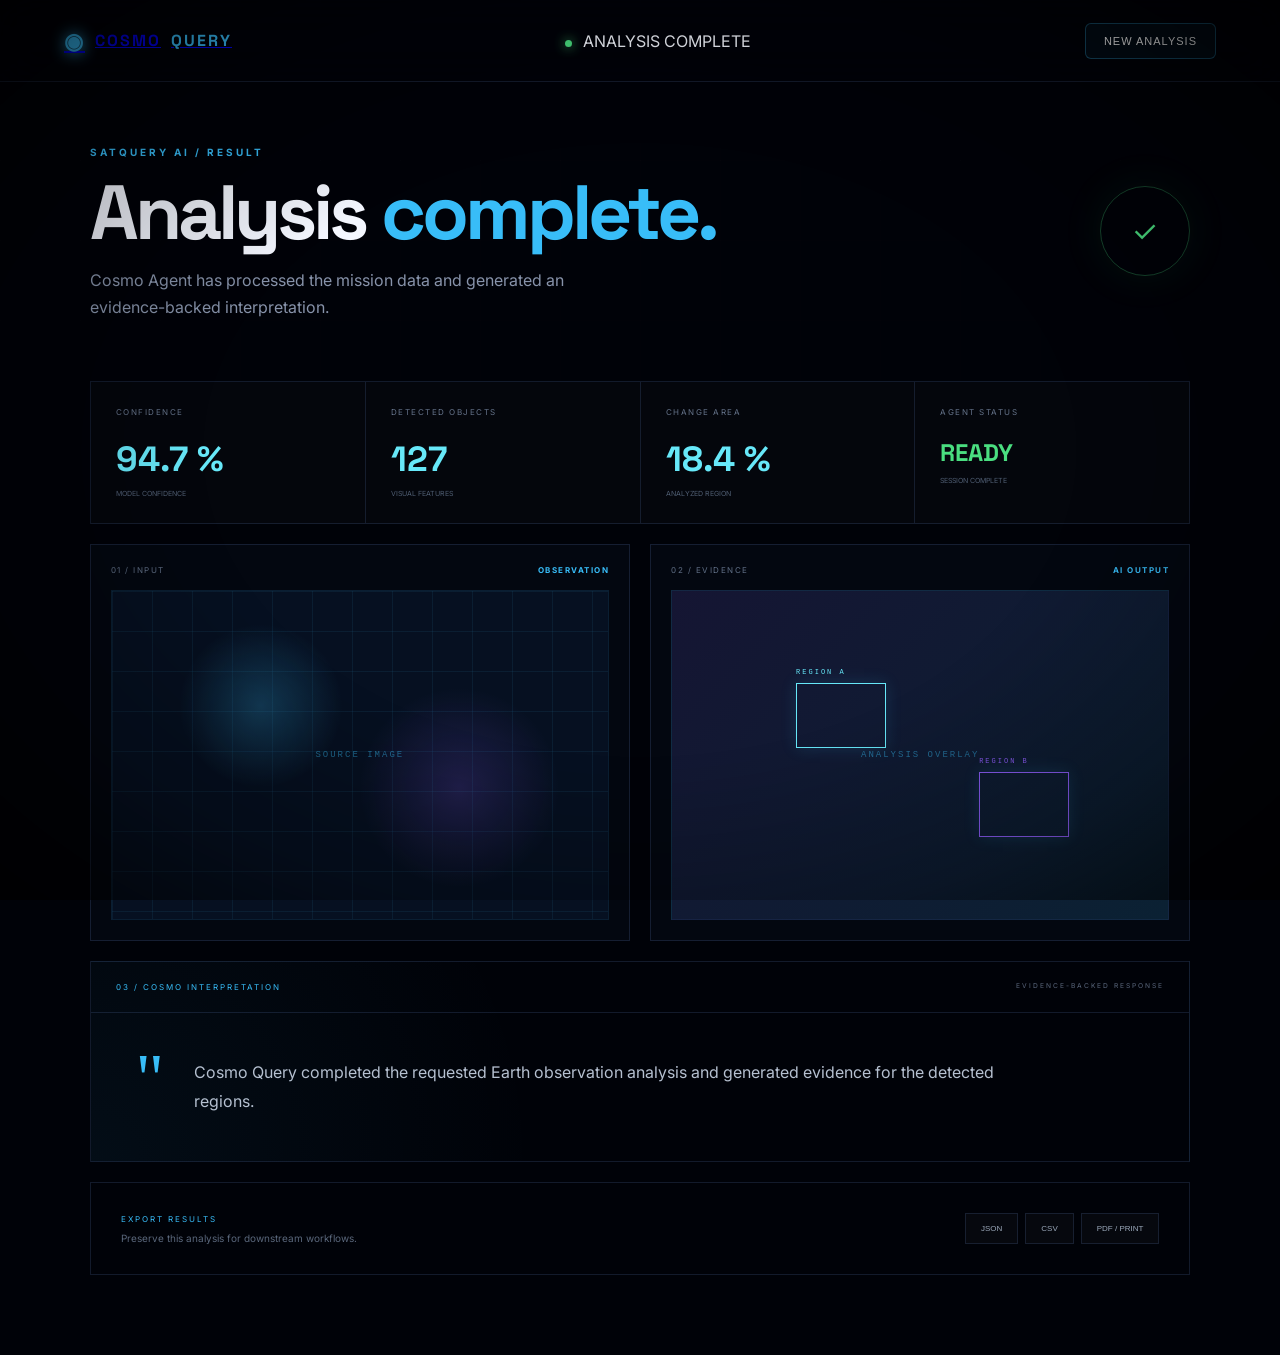
<file: results.html>
<!DOCTYPE html>
<html lang="en">

<head>

<meta charset="UTF-8">
<meta name="viewport" content="width=device-width, initial-scale=1.0">

<title>Cosmo Query | Analysis Results</title>

<link rel="stylesheet" href="css/style.css">
<link rel="stylesheet" href="css/results.css">

</head>


<body>

<header class="navbar">

    <a href="index.html" class="brand">
        <span class="brand-symbol">◉</span>
        COSMO<span class="brand-accent">QUERY</span>
    </a>

    <div class="result-status">
        <span class="status-dot"></span>
        ANALYSIS COMPLETE
    </div>

    <button
        class="nav-launch"
        onclick="window.location.href='upload.html'"
    >
        NEW ANALYSIS
    </button>

</header>


<main class="results">

    <div class="results-heading">

        <div>

            <span class="section-number">
                SATQUERY AI / RESULT
            </span>

            <h1>
                Analysis
                <span>complete.</span>
            </h1>

            <p>
                Cosmo Agent has processed the mission data and
                generated an evidence-backed interpretation.
            </p>

        </div>


        <div class="completion-mark">
            ✓
        </div>

    </div>


    <section class="metrics">

        <div class="metric">

            <span>CONFIDENCE</span>

            <strong>
                <span id="confidence">
                    94.7
                </span>%
            </strong>

            <small>
                MODEL CONFIDENCE
            </small>

        </div>


        <div class="metric">

            <span>DETECTED OBJECTS</span>

            <strong id="objects">
                127
            </strong>

            <small>
                VISUAL FEATURES
            </small>

        </div>


        <div class="metric">

            <span>CHANGE AREA</span>

            <strong>
                <span id="changedArea">
                    18.4
                </span>%
            </strong>

            <small>
                ANALYZED REGION
            </small>

        </div>


        <div class="metric">

            <span>AGENT STATUS</span>

            <strong class="online">
                READY
            </strong>

            <small>
                SESSION COMPLETE
            </small>

        </div>

    </section>


    <section class="evidence-grid">

        <div class="evidence-card">

            <div class="evidence-header">
                <span>01 / INPUT</span>
                <strong>OBSERVATION</strong>
            </div>

            <div class="fake-image original">

                <div class="image-overlay-grid"></div>

                <span>
                    SOURCE IMAGE
                </span>

            </div>

        </div>


        <div class="evidence-card">

            <div class="evidence-header">
                <span>02 / EVIDENCE</span>
                <strong>AI OUTPUT</strong>
            </div>

            <div class="fake-image analysis">

                <div class="detected-box box-one">
                    <span>REGION A</span>
                </div>

                <div class="detected-box box-two">
                    <span>REGION B</span>
                </div>

                <span>
                    ANALYSIS OVERLAY
                </span>

            </div>

        </div>

    </section>


    <section class="interpretation">

        <div class="interpretation-heading">

            <span>
                03 / COSMO INTERPRETATION
            </span>

            <small>
                EVIDENCE-BACKED RESPONSE
            </small>

        </div>


        <div class="interpretation-body">

            <div class="quote-mark">
                "
            </div>

            <p id="interpretationText">
                Cosmo Query completed the requested Earth observation
                analysis and generated evidence for the detected regions.
            </p>

        </div>

    </section>


    <section class="export-section">

        <div>
            <span>EXPORT RESULTS</span>

            <p>
                Preserve this analysis for downstream workflows.
            </p>
        </div>

        <div class="export-buttons">

            <button onclick="exportJSON()">
                JSON
            </button>

            <button onclick="exportCSV()">
                CSV
            </button>

            <button onclick="window.print()">
                PDF / PRINT
            </button>

        </div>

    </section>

</main>


<script src="js/results.js"></script>

</body>
</html>
</file>
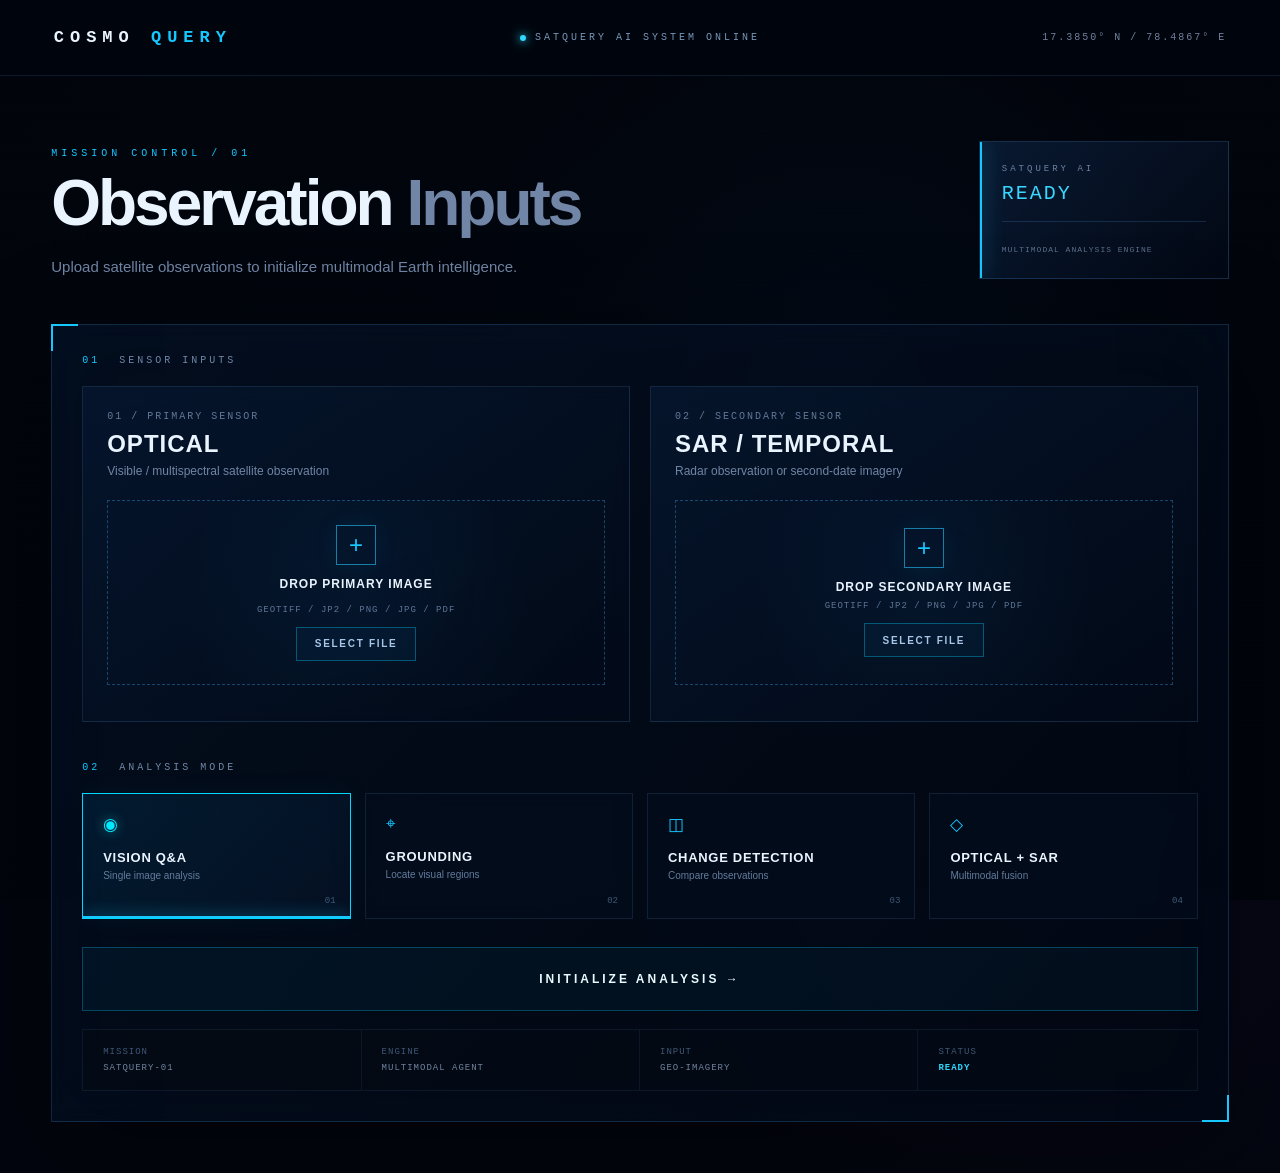
<file: upload.html>
<!DOCTYPE html>
<html lang="en">

<head>

    <meta charset="UTF-8">
    <meta name="viewport" content="width=device-width, initial-scale=1.0">

    <title>COSMO QUERY — Observation Inputs</title>

    <link rel="stylesheet" href="css/upload.css">

</head>


<body>


<!-- =====================================================
     COSMO QUERY — 3D BACKGROUND
===================================================== -->

<div id="upload-space-background">

    <canvas id="upload-space-canvas"></canvas>

    <div class="upload-space-vignette"></div>

    <div class="upload-space-scanline"></div>

</div>


<!-- =====================================================
     SPACE BACKGROUND
===================================================== -->

<div class="space-bg">

    <div class="stars"></div>

    <div class="grid-glow"></div>

</div>


<!-- =====================================================
     TOP NAV
===================================================== -->

<header class="topbar">

    <div class="brand">

        <span>COSMO</span>

        <strong>QUERY</strong>

    </div>


    <div class="system-status">

        <span class="status-dot"></span>

        SATQUERY AI SYSTEM ONLINE

    </div>


    <div class="coordinates">

        17.3850° N / 78.4867° E

    </div>

</header>



<!-- =====================================================
     MAIN
===================================================== -->

<main class="mission-page">


    <!-- =================================================
         PAGE HEADER
    ================================================== -->

    <section class="page-header">


        <div>

            <div class="eyebrow">

                MISSION CONTROL / 01

            </div>


            <h1>

                Observation

                <span>Inputs</span>

            </h1>


            <p>

                Upload satellite observations to initialize
                multimodal Earth intelligence.

            </p>

        </div>


        <div class="system-card">

            <div class="system-card-title">

                SATQUERY AI

            </div>


            <div class="system-card-value">

                READY

            </div>


            <div class="system-card-line"></div>


            <small>

                MULTIMODAL ANALYSIS ENGINE

            </small>

        </div>


    </section>



    <!-- =================================================
         INPUT PANEL
    ================================================== -->

    <section class="input-panel">


        <!-- PANEL LABEL -->

        <div class="panel-label">

            <span>01</span>

            SENSOR INPUTS

        </div>



        <!-- =================================================
             SENSOR GRID
        ================================================== -->

        <div class="sensor-grid">


            <!-- =================================================
                 PRIMARY SENSOR
            ================================================== -->

            <div class="sensor-card primary">


                <div class="sensor-number">

                    01 / PRIMARY SENSOR

                </div>


                <div class="sensor-title">

                    OPTICAL

                </div>


                <div class="sensor-description">

                    Visible / multispectral satellite observation

                </div>



                <!-- PRIMARY UPLOAD -->

                <label
                    class="upload-zone"
                    for="primaryImage"
                >


                    <div class="upload-icon">

                        +

                    </div>


                    <div class="upload-main">

                        DROP PRIMARY IMAGE

                    </div>


                    <div class="upload-sub">

                        <div class="upload-sub">
                                GEOTIFF / JP2 / PNG / JPG / PDF
                        </div>

                    </div>


                    <div class="upload-button">

                        SELECT FILE

                    </div>


                    <input
                        type="file"
                        id="primaryImage"
                        name="primary_image"
                        accept=".tif,.tiff,.jp2,.png,.jpg,.jpeg,.pdf,application/pdf"
                        hidden
                    >

                </label>


                <!-- PRIMARY PREVIEW -->

                <div
                    id="primaryPreview"
                    class="preview"
                ></div>


            </div>



            <!-- =================================================
                 SECONDARY SENSOR
            ================================================== -->

            <div class="sensor-card secondary">


                <div class="sensor-number">

                    02 / SECONDARY SENSOR

                </div>


                <div class="sensor-title">

                    SAR / TEMPORAL

                </div>


                <div class="sensor-description">

                    Radar observation or second-date imagery

                </div>



                <!-- SECONDARY UPLOAD -->

                <label
                    class="upload-zone"
                    for="secondaryImage"
                >


                    <div class="upload-icon">

                        +

                    </div>


                    <div class="upload-main">

                        DROP SECONDARY IMAGE

                    </div>


                    

                        <div class="upload-sub">
                                GEOTIFF / JP2 / PNG / JPG / PDF
                        </div>

    


                    <div class="upload-button">

                        SELECT FILE

                    </div>


                    <input
                        type="file"
                        id="secondaryImage"
                        name="secondary_image"
                        accept=".tif,.tiff,.jp2,.png,.jpg,.jpeg,.pdf,application/pdf"
                        hidden
                    >

                </label>


                <!-- SECONDARY PREVIEW -->

                <div
                    id="secondaryPreview"
                    class="preview"
                ></div>


            </div>


        </div>



        <!-- =================================================
             ANALYSIS MODE
        ================================================== -->

        <div class="mode-section">


            <div class="panel-label">

                <span>02</span>

                ANALYSIS MODE

            </div>



            <div class="mode-grid">


                <!-- VQA -->

                <button
                    class="mode-card active"
                    data-mode="vqa"
                    type="button"
                >

                    <div class="mode-icon">

                        ◉

                    </div>


                    <div class="mode-content">

                        <strong>

                            VISION Q&amp;A

                        </strong>

                        <span>

                            Single image analysis

                        </span>

                    </div>


                    <div class="mode-code">

                        01

                    </div>

                </button>



                <!-- GROUNDING -->

                <button
                    class="mode-card"
                    data-mode="grounding"
                    type="button"
                >

                    <div class="mode-icon">

                        ⌖

                    </div>


                    <div class="mode-content">

                        <strong>

                            GROUNDING

                        </strong>

                        <span>

                            Locate visual regions

                        </span>

                    </div>


                    <div class="mode-code">

                        02

                    </div>

                </button>



                <!-- CHANGE DETECTION -->

                <button
                    class="mode-card"
                    data-mode="change_detection"
                    type="button"
                >

                    <div class="mode-icon">

                        ◫

                    </div>


                    <div class="mode-content">

                        <strong>

                            CHANGE DETECTION

                        </strong>

                        <span>

                            Compare observations

                        </span>

                    </div>


                    <div class="mode-code">

                        03

                    </div>

                </button>



                <!-- OPTICAL + SAR -->

                <button
                    class="mode-card"
                    data-mode="optical_sar"
                    type="button"
                >

                    <div class="mode-icon">

                        ◇

                    </div>


                    <div class="mode-content">

                        <strong>

                            OPTICAL + SAR

                        </strong>

                        <span>

                            Multimodal fusion

                        </span>

                    </div>


                    <div class="mode-code">

                        04

                    </div>

                </button>


            </div>



            <!-- =================================================
                 INITIALIZE BUTTON
            ================================================== -->

            <button
                id="initializeBtn"
                type="button"
                disabled
            >

                INITIALIZE ANALYSIS →

            </button>


        </div>



        <!-- =================================================
             TELEMETRY
        ================================================== -->

        <section class="telemetry">


            <div>

                <span>MISSION</span>

                SATQUERY-01

            </div>


            <div>

                <span>ENGINE</span>

                MULTIMODAL AGENT

            </div>


            <div>

                <span>INPUT</span>

                GEO-IMAGERY

            </div>


            <div>

                <span>STATUS</span>

                <b>READY</b>

            </div>


        </section>


    </section>


</main>



<!-- =====================================================
     PROCESSING TRANSITION OVERLAY
===================================================== -->

<div
    id="uploadOverlay"
    class="upload-overlay"
>


    <div class="overlay-core">


        <div class="radar">

            <div class="radar-ring ring-a"></div>

            <div class="radar-ring ring-b"></div>

            <div class="radar-sweep"></div>

            <div class="radar-center"></div>

        </div>


        <div class="overlay-title">

            COSMO QUERY

        </div>


        <div id="overlayMessage">

            INITIALIZING SENSOR LINK...

        </div>


        <div class="overlay-sub">

            SATQUERY AI / MULTIMODAL ANALYSIS

        </div>


    </div>


</div>



<!-- =====================================================
     JAVASCRIPT
===================================================== -->

<script type="module" src="js/upload-space.js"></script>

<script src="js/upload.js"></script>


</body>

</html>
</file>
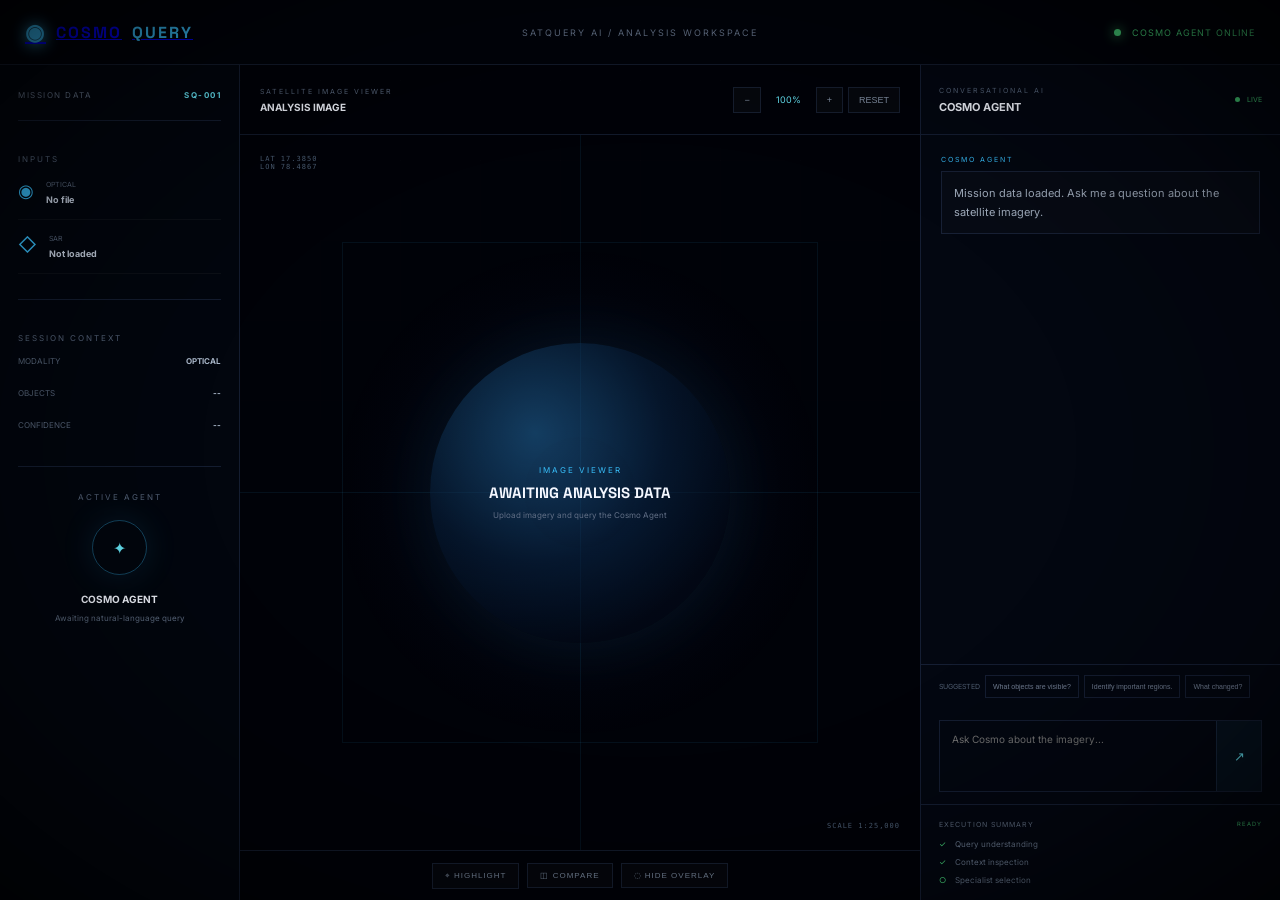
<file: workspace.html>
<!DOCTYPE html>
<html lang="en">

<head>

<meta charset="UTF-8">
<meta name="viewport" content="width=device-width, initial-scale=1.0">

<title>Cosmo Query | AI Workspace</title>

<link rel="stylesheet" href="css/style.css">
<link rel="stylesheet" href="css/workspace.css">

</head>


<body>

<header class="workspace-header">

    <a href="index.html" class="brand">
        <span class="brand-symbol">◉</span>
        COSMO<span class="brand-accent">QUERY</span>
    </a>

    <div class="workspace-title">
        SATQUERY AI / ANALYSIS WORKSPACE
    </div>

    <div class="live-status">
        <span class="status-dot"></span>
        COSMO AGENT ONLINE
    </div>

</header>


<main class="workspace">

    <aside class="data-sidebar">

        <div class="sidebar-heading">
            <span>MISSION DATA</span>
            <b id="missionCode">SQ-001</b>
        </div>


        <div class="data-section">

            <span class="data-label">INPUTS</span>

            <div class="data-item">
                <span class="data-icon">◉</span>
                <div>
                    <small>OPTICAL</small>
                    <strong id="opticalName">
                        No file
                    </strong>
                </div>
            </div>

            <div class="data-item">
                <span class="data-icon">◇</span>
                <div>
                    <small>SAR</small>
                    <strong id="sarName">
                        Not loaded
                    </strong>
                </div>
            </div>

        </div>


        <div class="data-section">

            <span class="data-label">
                SESSION CONTEXT
            </span>

            <div class="context-row">
                <span>MODALITY</span>
                <b id="modality">OPTICAL</b>
            </div>

            <div class="context-row">
                <span>OBJECTS</span>
                <b>--</b>
            </div>

            <div class="context-row">
                <span>CONFIDENCE</span>
                <b>--</b>
            </div>

        </div>


        <div class="agent-mini">

            <span class="data-label">
                ACTIVE AGENT
            </span>

            <div class="agent-orb">
                ✦
            </div>

            <strong>COSMO AGENT</strong>

            <small>
                Awaiting natural-language query
            </small>

        </div>

    </aside>


    <section class="viewer">

        <div class="viewer-top">

            <div>
                <span class="viewer-label">
                    SATELLITE IMAGE VIEWER
                </span>

                <strong id="viewerFilename">
                    ANALYSIS IMAGE
                </strong>
            </div>

            <div class="viewer-actions">
                <button id="zoomOut">−</button>
                <span id="zoomValue">100%</span>
                <button id="zoomIn">+</button>
                <button id="resetZoom">RESET</button>
            </div>

        </div>


        <div class="image-stage" id="imageStage">

            <div class="crosshair horizontal"></div>
            <div class="crosshair vertical"></div>

            <div class="satellite-placeholder">

                <div class="placeholder-earth"></div>

                <div class="placeholder-text">
                    <span>IMAGE VIEWER</span>
                    <strong>AWAITING ANALYSIS DATA</strong>
                    <small>
                        Upload imagery and query the Cosmo Agent
                    </small>
                </div>

            </div>


            <div class="scan-line"></div>

            <div class="viewer-coordinates">
                LAT 17.3850<br>
                LON 78.4867
            </div>

            <div class="viewer-scale">
                SCALE 1:25,000
            </div>

        </div>


        <div class="viewer-controls">

            <button id="highlightBtn">
                ⌖ HIGHLIGHT
            </button>

            <button id="compareBtn">
                ◫ COMPARE
            </button>

            <button id="hideOverlayBtn">
                ◌ HIDE OVERLAY
            </button>

        </div>

    </section>


    <aside class="chat-panel">

        <div class="chat-header">

            <div>
                <span>CONVERSATIONAL AI</span>
                <strong>COSMO AGENT</strong>
            </div>

            <div class="agent-live">
                <span></span>
                LIVE
            </div>

        </div>


        <div class="chat-messages" id="chatMessages">

            <div class="chat-message agent">

                <div class="message-label">
                    COSMO AGENT
                </div>

                <p>
                    Mission data loaded. Ask me a question
                    about the satellite imagery.
                </p>

            </div>

        </div>


        <div class="suggested-questions">

            <span>SUGGESTED</span>

            <button>
                What objects are visible?
            </button>

            <button>
                Identify important regions.
            </button>

            <button>
                What changed?
            </button>

        </div>


        <div class="chat-input">

            <textarea
                id="questionInput"
                placeholder="Ask Cosmo about the imagery..."
            ></textarea>

            <button id="sendQuestion">
                ↗
            </button>

        </div>


        <div class="execution-summary">

            <div class="summary-title">
                <span>EXECUTION SUMMARY</span>
                <small id="agentState">
                    READY
                </small>
            </div>

            <div class="execution-step">
                <span>✓</span>
                Query understanding
            </div>

            <div class="execution-step">
                <span>✓</span>
                Context inspection
            </div>

            <div class="execution-step">
                <span>○</span>
                Specialist selection
            </div>

        </div>

    </aside>

</main>


<script src="js/workspace.js"></script>

</body>
</html>
</file>
<file: css/ai.css>
* {
    box-sizing: border-box;
}


html,
body {
    margin: 0;
    padding: 0;
    width: 100%;
    height: 100%;
}


body {

    background:
        radial-gradient(
            circle at 70% 40%,
            rgba(0, 80, 140, 0.10),
            transparent 35%
        ),
        #01050d;

    color: #e7f1ff;

    font-family:
        "Segoe UI",
        Arial,
        sans-serif;

    overflow: hidden;

}


/* =====================================================
   TOP BAR
===================================================== */

.ai-topbar {

    height: 76px;

    display: flex;

    align-items: center;

    justify-content: space-between;

    padding:
        0 30px;

    border-bottom:
        1px solid rgba(0, 180, 255, 0.18);

    background:
        rgba(1, 7, 16, 0.94);

}


.brand {

    font-size:
        18px;

    font-weight:
        700;

    letter-spacing:
        7px;

}


.brand strong {

    color:
        #00d9ff;

}


.ai-status {

    font-size:
        10px;

    letter-spacing:
        4px;

    color:
        #7b9abb;

}


.status-dot {

    display:
        inline-block;

    width:
        7px;

    height:
        7px;

    margin-right:
        9px;

    border-radius:
        50%;

    background:
        #00d9ff;

    box-shadow:
        0 0 12px #00d9ff;

}


.mission-id {

    color:
        #526d8c;

    font-size:
        9px;

    letter-spacing:
        2px;

}


.mission-id strong {

    color:
        #8ba9c8;

    margin-left:
        8px;

}


/* =====================================================
   WORKSPACE
===================================================== */

.ai-workspace {

    height:
        calc(100vh - 116px);

    padding:
        22px;

    display:
        grid;

    grid-template-columns:
        1.15fr 0.85fr;

    gap:
        20px;

}


/* =====================================================
   PANELS
===================================================== */

.image-panel,
.chat-panel {

    border:
        1px solid rgba(0, 190, 255, 0.20);

    background:
        rgba(3, 13, 27, 0.88);

    min-height:
        0;

}


.image-panel {

    display:
        flex;

    flex-direction:
        column;

}


.panel-header,
.chat-header {

    min-height:
        88px;

    padding:
        20px 24px;

    border-bottom:
        1px solid rgba(0, 190, 255, 0.12);

    display:
        flex;

    align-items:
        center;

    justify-content:
        space-between;

}


.panel-code,
.chat-header span {

    color:
        #4f789c;

    font-size:
        9px;

    letter-spacing:
        3px;

}


h1,
h2 {

    margin:
        8px 0 0;

}


h1 {

    font-size:
        27px;

}


h2 {

    font-size:
        18px;

    letter-spacing:
        1px;

}


.live-indicator {

    color:
        #00d9ff;

    font-size:
        8px;

    letter-spacing:
        2px;

}


/* =====================================================
   IMAGE VIEWER
===================================================== */

.image-viewer {

    position:
        relative;

    flex:
        1;

    min-height:
        0;

    overflow:
        hidden;

    background:
        radial-gradient(
            circle at center,
            rgba(0, 130, 200, 0.12),
            transparent 45%
        );

}


.viewer-grid {

    position:
        absolute;

    inset:
        0;

    opacity:
        0.18;

    background-image:
        linear-gradient(
            rgba(0, 180, 255, 0.15) 1px,
            transparent 1px
        ),
        linear-gradient(
            90deg,
            rgba(0, 180, 255, 0.15) 1px,
            transparent 1px
        );

    background-size:
        55px 55px;

}


.viewer-center {

    position:
        absolute;

    inset:
        0;

    display:
        flex;

    align-items:
        center;

    justify-content:
        center;

}


.earth-circle {

    width:
        240px;

    height:
        240px;

    border-radius:
        50%;

    display:
        flex;

    align-items:
        center;

    justify-content:
        center;

    text-align:
        center;

    color:
        #bdeeff;

    font-size:
        16px;

    letter-spacing:
        7px;

    line-height:
        2;

    border:
        1px solid rgba(0, 220, 255, 0.55);

    background:
        radial-gradient(
            circle at 35% 30%,
            rgba(0, 170, 255, 0.22),
            rgba(2, 13, 29, 0.95) 65%
        );

    box-shadow:
        0 0 70px rgba(0, 180, 255, 0.16),
        inset 0 0 50px rgba(0, 150, 255, 0.12);

    animation:
        earthPulse 4s ease-in-out infinite;

}


@keyframes earthPulse {

    0%,
    100% {
        transform: scale(1);
    }

    50% {
        transform: scale(1.025);
    }

}


.scan-line {

    position:
        absolute;

    left:
        0;

    right:
        0;

    height:
        2px;

    background:
        #00d9ff;

    box-shadow:
        0 0 15px #00d9ff;

    opacity:
        0.5;

    animation:
        scan 4s linear infinite;

}


@keyframes scan {

    from {
        top: 0;
    }

    to {
        top: 100%;
    }

}


.viewer-hud {

    position:
        absolute;

    font-size:
        8px;

    color:
        #6183a4;

    letter-spacing:
        2px;

}


.hud-top {

    top:
        20px;

    left:
        20px;

}


.hud-bottom {

    bottom:
        20px;

    left:
        20px;

    display:
        flex;

    gap:
        25px;

}


/* =====================================================
   IMAGE INFO
===================================================== */

.image-info {

    display:
        grid;

    grid-template-columns:
        repeat(3, 1fr);

    border-top:
        1px solid rgba(0, 190, 255, 0.12);

}


.image-info > div {

    padding:
        15px 20px;

    border-right:
        1px solid rgba(0, 190, 255, 0.10);

}


.image-info span {

    display:
        block;

    color:
        #4c6b89;

    font-size:
        8px;

    letter-spacing:
        2px;

    margin-bottom:
        6px;

}


.image-info strong {

    font-size:
        10px;

    color:
        #b7cae1;

}


.image-info .online {

    color:
        #00d9ff;

}


/* =====================================================
   CHAT PANEL
===================================================== */

.chat-panel {

    display:
        flex;

    flex-direction:
        column;

}


.chat-header h1 {

    font-size:
        23px;

}


.ai-core {

    width:
        48px;

    height:
        48px;

    position:
        relative;

}


.core-ring {

    position:
        absolute;

    inset:
        3px;

    border:
        1px solid #00d9ff;

    border-radius:
        50%;

    animation:
        rotate 5s linear infinite;

}


.core-dot {

    position:
        absolute;

    width:
        10px;

    height:
        10px;

    top:
        19px;

    left:
        19px;

    background:
        #00d9ff;

    border-radius:
        50%;

    box-shadow:
        0 0 18px #00d9ff;

}


@keyframes rotate {

    to {
        transform:
            rotate(360deg);
    }

}


/* =====================================================
   MESSAGES
===================================================== */

.chat-messages {

    flex:
        1;

    overflow-y:
        auto;

    padding:
        24px;

}


.message {

    padding:
        18px;

    margin-bottom:
        15px;

    border-left:
        2px solid #00d9ff;

    background:
        rgba(0, 160, 220, 0.055);

}


.message-label {

    color:
        #00d9ff;

    font-size:
        9px;

    letter-spacing:
        2px;

    margin-bottom:
        10px;

}


.message p {

    margin:
        0;

    color:
        #a8bdd5;

    font-size:
        13px;

    line-height:
        1.7;

}


.message-meta {

    margin-top:
        12px;

    color:
        #4e7192;

    font-size:
        8px;

    letter-spacing:
        2px;

}


/* =====================================================
   SUGGESTIONS
===================================================== */

.suggestions {

    display:
        flex;

    flex-wrap:
        wrap;

    gap:
        7px;

    padding:
        0 20px 14px;

}


.suggestions button {

    padding:
        9px 11px;

    border:
        1px solid rgba(0, 200, 255, 0.20);

    background:
        rgba(0, 150, 220, 0.05);

    color:
        #7594b1;

    font-size:
        9px;

    cursor:
        pointer;

}


.suggestions button:hover {

    color:
        #00d9ff;

    border-color:
        #00d9ff;

}


/* =====================================================
   INPUT
===================================================== */

.chat-input-area {

    display:
        flex;

    gap:
        10px;

    padding:
        15px;

    border-top:
        1px solid rgba(0, 190, 255, 0.14);

}


#questionInput {

    flex:
        1;

    resize:
        none;

    border:
        1px solid rgba(0, 190, 255, 0.22);

    outline:
        none;

    background:
        rgba(0, 0, 0, 0.25);

    color:
        #dceeff;

    padding:
        14px;

    font-family:
        inherit;

}


#questionInput:focus {

    border-color:
        #00d9ff;

}


#askButton {

    width:
        120px;

    border:
        1px solid #00d9ff;

    background:
        rgba(0, 190, 255, 0.08);

    color:
        #00d9ff;

    font-weight:
        700;

    letter-spacing:
        1px;

    cursor:
        pointer;

}


#askButton:hover {

    background:
        rgba(0, 190, 255, 0.16);

}


/* =====================================================
   FOOTER
===================================================== */

.ai-footer {

    height:
        40px;

    padding:
        0 25px;

    display:
        flex;

    align-items:
        center;

    justify-content:
        space-between;

    border-top:
        1px solid rgba(0, 180, 255, 0.12);

    color:
        #3f5c78;

    font-size:
        8px;

    letter-spacing:
        2px;

}


@media (max-width: 900px) {

    body {
        overflow: auto;
    }

    .ai-workspace {

        height: auto;

        grid-template-columns:
            1fr;

    }

    .image-viewer {

        min-height:
            450px;

    }

    .ai-footer {
        display: none;
    }

}
</file>
<file: css/style.css>
@import url('https://fonts.googleapis.com/css2?family=Inter:wght@400;500;600;700;800&family=Space+Grotesk:wght@400;500;600;700&display=swap');

:root {
    --bg: #02040b;
    --bg2: #050916;
    --panel: rgba(8, 14, 29, .72);

    --blue: #38bdf8;
    --cyan: #67e8f9;
    --purple: #8b5cf6;
    --violet: #a855f7;

    --text: #f4f7ff;
    --muted: #8793aa;

    --border: rgba(130, 170, 255, .14);

    --font: Inter, sans-serif;
    --display: "Space Grotesk", sans-serif;
}

* {
    margin: 0;
    padding: 0;
    box-sizing: border-box;
}

html {
    scroll-behavior: smooth;
}

body {
    background:
        radial-gradient(circle at 70% 20%, rgba(45, 95, 255, .13), transparent 32%),
        radial-gradient(circle at 20% 70%, rgba(123, 54, 255, .10), transparent 30%),
        var(--bg);

    color: var(--text);
    font-family: var(--font);
    overflow-x: hidden;
}

body::before {
    content: "";
    position: fixed;
    inset: 0;
    pointer-events: none;
    opacity: .35;

    background-image:
        linear-gradient(rgba(255,255,255,.025) 1px, transparent 1px),
        linear-gradient(90deg, rgba(255,255,255,.025) 1px, transparent 1px);

    background-size: 80px 80px;
    mask-image: linear-gradient(to bottom, black, transparent 80%);
}

#stars {
    position: fixed;
    inset: 0;
    z-index: -2;
    pointer-events: none;

    background-image:
        radial-gradient(circle, rgba(255,255,255,.8) 1px, transparent 1px),
        radial-gradient(circle, rgba(56,189,248,.5) 1px, transparent 1px);

    background-size: 120px 120px, 230px 230px;
    background-position: 10px 20px, 80px 120px;

    animation: starsMove 25s linear infinite;
}

@keyframes starsMove {
    from { transform: translateY(0); }
    to { transform: translateY(-120px); }
}


/* NAVBAR */

.navbar {
    height: 82px;
    padding: 0 5vw;

    display: flex;
    align-items: center;
    justify-content: space-between;

    border-bottom: 1px solid var(--border);

    background: rgba(2, 4, 11, .62);
    backdrop-filter: blur(20px);

    position: fixed;
    top: 0;
    width: 100%;
    z-index: 100;
}

.brand {
    display: flex;
    align-items: center;
    gap: 10px;

    font-family: var(--display);
    font-weight: 700;
    letter-spacing: 2px;
}

.brand-symbol {
    color: var(--blue);
    font-size: 22px;

    filter:
        drop-shadow(0 0 8px var(--blue));
}

.brand-accent {
    color: var(--blue);
}

nav {
    display: flex;
    gap: 35px;
}

nav a {
    color: var(--muted);
    text-decoration: none;
    font-size: 13px;
    transition: .3s;
}

nav a:hover {
    color: white;
}

.nav-launch {
    border: 1px solid rgba(56,189,248,.35);
    background: rgba(56,189,248,.06);
    color: white;

    padding: 11px 18px;
    border-radius: 6px;

    font-size: 11px;
    letter-spacing: 1px;

    cursor: pointer;
}

.status-dot,
.pulse {
    display: inline-block;
    width: 7px;
    height: 7px;
    background: #4ade80;
    border-radius: 50%;
    margin-right: 7px;
    box-shadow: 0 0 12px #4ade80;
}


/* HERO */

.hero {
    min-height: 100vh;
    padding: 130px 5vw 70px;

    display: grid;
    grid-template-columns: 48% 52%;
    align-items: center;

    position: relative;
}

.hero-content {
    position: relative;
    z-index: 10;
}

.system-status {
    display: inline-flex;
    align-items: center;

    padding: 7px 12px;

    border: 1px solid rgba(74,222,128,.18);
    background: rgba(74,222,128,.035);

    color: #9aa8bd;
    font-size: 10px;
    letter-spacing: 1.8px;

    margin-bottom: 25px;
}

.system-status b {
    color: #4ade80;
    margin-left: 5px;
}

.eyebrow,
.section-number {
    color: var(--blue);
    font-size: 10px;
    letter-spacing: 3px;
    font-weight: 700;
}

.hero h1 {
    margin-top: 18px;

    font-family: var(--display);
    font-size: clamp(50px, 6vw, 92px);
    line-height: .94;
    letter-spacing: -4px;

    max-width: 800px;
}

.title-line {
    display: block;
}

.blue-text {
    background: linear-gradient(
        100deg,
        #fff,
        var(--cyan),
        var(--blue),
        var(--purple)
    );

    -webkit-background-clip: text;
    color: transparent;

    filter: drop-shadow(0 0 25px rgba(56,189,248,.18));
}

.hero h1 i {
    font-style: normal;
    color: var(--cyan);
}

.hero-description {
    max-width: 590px;
    color: var(--muted);
    line-height: 1.8;
    margin: 28px 0;
    font-size: 15px;
}

.hero-actions {
    display: flex;
    gap: 13px;
}

.primary-btn {
    border: 0;
    background: linear-gradient(100deg, #1676d2, #4f46e5);
    color: white;

    padding: 15px 22px;

    display: flex;
    gap: 22px;
    align-items: center;

    border-radius: 5px;

    font-size: 11px;
    letter-spacing: 1.4px;
    font-weight: 700;

    cursor: pointer;

    box-shadow:
        0 0 25px rgba(37,99,235,.22);

    transition: .3s;
}

.primary-btn:hover {
    transform: translateY(-3px);
    box-shadow:
        0 10px 40px rgba(37,99,235,.35);
}

.primary-btn .arrow {
    font-size: 17px;
}

.secondary-btn {
    padding: 15px 22px;

    border: 1px solid var(--border);
    color: #dbe5f5;

    text-decoration: none;

    font-size: 11px;
    letter-spacing: 1.4px;

    border-radius: 5px;

    background: rgba(255,255,255,.02);
}

.hero-stats {
    display: flex;
    gap: 55px;
    margin-top: 55px;
}

.hero-stats div {
    display: flex;
    flex-direction: column;
    gap: 7px;
}

.hero-stats strong {
    font-size: 22px;
    font-family: var(--display);
}

.hero-stats span {
    color: #68768d;
    font-size: 8px;
    letter-spacing: 1.5px;
}


/* EARTH */

.earth-stage {
    height: 680px;
    position: relative;

    display: flex;
    align-items: center;
    justify-content: center;
}

#earth-container {
    width: 650px;
    height: 650px;
    position: relative;
    z-index: 4;
}

#earth-container canvas {
    width: 100% !important;
    height: 100% !important;
}

.orbit {
    position: absolute;
    width: 620px;
    height: 620px;

    border: 1px solid rgba(56,189,248,.13);
    border-radius: 50%;

    transform: rotateX(65deg) rotateZ(25deg);

    z-index: 2;
}

.orbit-one {
    animation: orbitSpin 18s linear infinite;
}

.orbit-two {
    width: 730px;
    height: 440px;

    transform: rotateX(72deg) rotateZ(-25deg);

    border-color: rgba(139,92,246,.12);

    animation: orbitSpin 24s linear reverse infinite;
}

.orbit-three {
    width: 550px;
    height: 760px;

    transform: rotateY(65deg) rotateZ(20deg);

    border-color: rgba(103,232,249,.08);

    animation: orbitSpin 30s linear infinite;
}

@keyframes orbitSpin {
    from {
        transform:
            rotateX(65deg)
            rotateZ(25deg)
            rotate(0deg);
    }

    to {
        transform:
            rotateX(65deg)
            rotateZ(25deg)
            rotate(360deg);
    }
}

.coordinates {
    position: absolute;
    color: rgba(103,232,249,.55);
    font-family: monospace;
    font-size: 9px;
    letter-spacing: 2px;
    z-index: 20;
}

.coord-top {
    top: 90px;
    right: 80px;
}

.earth-hud {
    position: absolute;

    padding: 9px 12px;

    border-left: 1px solid var(--blue);
    background: rgba(4,10,22,.72);

    color: #8797ae;

    font-size: 8px;
    letter-spacing: 1px;

    z-index: 20;

    backdrop-filter: blur(8px);
}

.earth-hud span {
    color: var(--blue);
    margin-right: 7px;
}

.hud-one {
    top: 170px;
    right: 5px;
}

.hud-two {
    bottom: 185px;
    left: 20px;
}

.hud-three {
    bottom: 100px;
    right: 30px;
}

.satellite {
    width: 45px;
    height: 30px;

    position: absolute;

    top: 110px;
    left: 70px;

    z-index: 25;

    animation: satelliteFloat 7s ease-in-out infinite;
}

.sat-body {
    width: 18px;
    height: 12px;

    background: linear-gradient(135deg,#dbeafe,#64748b);
    border: 1px solid white;

    position: absolute;
    left: 14px;
    top: 8px;
}

.sat-panel {
    width: 13px;
    height: 9px;

    background:
        repeating-linear-gradient(
            90deg,
            #172554 0 2px,
            #38bdf8 2px 3px
        );

    position: absolute;
    top: 9px;

    border: 1px solid rgba(255,255,255,.4);
}

.sat-panel.left {
    left: 0;
}

.sat-panel.right {
    right: 0;
}

.sat-beam {
    position: absolute;

    width: 1px;
    height: 100px;

    background: linear-gradient(
        to bottom,
        rgba(56,189,248,.7),
        transparent
    );

    left: 23px;
    top: 22px;

    transform: rotate(25deg);
    transform-origin: top;
}

@keyframes satelliteFloat {
    0%,100% { transform: translate(0,0) rotate(-3deg); }
    50% { transform: translate(70px,35px) rotate(8deg); }
}


/* SECTIONS */

.section {
    padding: 130px 7vw;
}

.section-heading {
    display: flex;
    justify-content: space-between;
    gap: 50px;
    margin-bottom: 55px;
}

.section-heading h2,
.architecture h2 {
    font-family: var(--display);
    font-size: clamp(38px,5vw,65px);
    line-height: 1;
    letter-spacing: -3px;
    margin-top: 15px;
}

.section-heading h2 span,
.architecture h2 span {
    color: #5c6b82;
}

.section-heading > p {
    max-width: 350px;
    color: var(--muted);
    line-height: 1.8;
}


/* CAPABILITIES */

.capability-grid {
    display: grid;
    grid-template-columns: repeat(4,1fr);
    border-top: 1px solid var(--border);
    border-left: 1px solid var(--border);
}

.capability-card {
    min-height: 330px;

    padding: 30px;

    border-right: 1px solid var(--border);
    border-bottom: 1px solid var(--border);

    background:
        linear-gradient(
            145deg,
            rgba(255,255,255,.025),
            transparent
        );

    position: relative;
    overflow: hidden;

    transition: .4s;
}

.capability-card:hover {
    background: rgba(56,189,248,.04);
    transform: translateY(-5px);
}

.capability-card.featured {
    background:
        radial-gradient(
            circle at 70% 20%,
            rgba(56,189,248,.08),
            transparent 50%
        );
}

.card-number {
    color: #45536a;
    font-size: 10px;
    letter-spacing: 2px;
}

.cap-icon {
    margin-top: 55px;
    font-size: 38px;
    color: var(--cyan);
    text-shadow: 0 0 20px rgba(56,189,248,.35);
}

.capability-card h3 {
    font-family: var(--display);
    margin-top: 20px;
    font-size: 16px;
}

.capability-card p {
    color: var(--muted);
    font-size: 12px;
    line-height: 1.7;
    margin-top: 12px;
}

.card-footer {
    position: absolute;
    bottom: 25px;

    color: var(--blue);
    font-size: 8px;
    letter-spacing: 1.5px;
}


/* ARCHITECTURE */

.architecture {
    background:
        linear-gradient(
            180deg,
            transparent,
            rgba(37,99,235,.035),
            transparent
        );
}

.architecture-header {
    text-align: center;
}

.pipeline {
    margin-top: 100px;

    min-height: 420px;

    display: flex;
    align-items: center;
    justify-content: center;

    position: relative;
}

.pipeline-node {
    width: 130px;
    height: 130px;

    border: 1px solid var(--border);

    background: rgba(5,10,22,.85);

    display: flex;
    flex-direction: column;
    align-items: center;
    justify-content: center;

    gap: 7px;

    position: relative;
    z-index: 3;

    box-shadow: 0 0 40px rgba(37,99,235,.04);
}

.pipeline-node small {
    color: #69778c;
    font-size: 7px;
    letter-spacing: 2px;
}

.pipeline-node strong {
    font-size: 12px;
    letter-spacing: 1px;
}

.node-icon {
    color: var(--blue);
    font-size: 25px;
}

.agent-node {
    border-color: rgba(56,189,248,.5);

    box-shadow:
        0 0 50px rgba(56,189,248,.12);
}

.agent-node .node-icon {
    color: var(--cyan);
}

.pipeline-line {
    width: 70px;
    height: 1px;
    background: linear-gradient(90deg,transparent,var(--blue),transparent);
    position: relative;
}

.pipeline-line::after {
    content: "";
    width: 7px;
    height: 7px;

    background: var(--cyan);
    border-radius: 50%;

    position: absolute;
    top: -3px;
    left: 0;

    box-shadow: 0 0 12px var(--cyan);

    animation: dataFlow 2s linear infinite;
}

@keyframes dataFlow {
    from { left: 0; }
    to { left: 100%; }
}

.specialists {
    display: grid;
    grid-template-columns: repeat(2, 100px);
    gap: 10px;

    margin: 0 20px;
}

.specialists div {
    border: 1px solid var(--border);
    background: rgba(7,13,28,.8);

    padding: 15px;

    display: flex;
    flex-direction: column;

    gap: 5px;

    font-size: 10px;
}

.specialists span {
    color: var(--purple);
}

.specialists strong {
    font-size: 9px;
    letter-spacing: 1px;
}

.branch-lines {
    display: none;
}


/* ABOUT */

.about-panel {
    display: grid;
    grid-template-columns: 1fr 1fr;

    padding: 70px;

    border: 1px solid var(--border);

    background:
        radial-gradient(
            circle at 0% 100%,
            rgba(56,189,248,.08),
            transparent 35%
        );
}

.about-panel h2 {
    font-family: var(--display);
    font-size: clamp(35px,4vw,58px);
    line-height: 1;
    letter-spacing: -3px;
    margin-top: 20px;
}

.about-copy {
    align-self: end;
}

.about-copy p {
    color: var(--muted);
    line-height: 1.8;
    margin-bottom: 20px;
}

.mini-terminal {
    border: 1px solid rgba(74,222,128,.18);
    padding: 13px;

    color: #4ade80;

    font-family: monospace;
    font-size: 10px;

    background: rgba(74,222,128,.025);
}

.terminal-dot {
    width: 6px;
    height: 6px;
    display: inline-block;

    background: #4ade80;
    border-radius: 50%;
    margin-right: 8px;
}

.terminal-cursor {
    animation: blink 1s infinite;
}

@keyframes blink {
    50% { opacity: 0; }
}


/* CTA */

.final-cta {
    min-height: 600px;

    display: flex;
    flex-direction: column;
    align-items: center;
    justify-content: center;

    text-align: center;

    position: relative;
    overflow: hidden;

    border-top: 1px solid var(--border);
}

.cta-grid {
    position: absolute;
    inset: 0;

    background-image:
        linear-gradient(rgba(56,189,248,.06) 1px,transparent 1px),
        linear-gradient(90deg,rgba(56,189,248,.06) 1px,transparent 1px);

    background-size: 70px 70px;

    mask-image: radial-gradient(circle, black, transparent 70%);
}

.final-cta > * {
    position: relative;
    z-index: 2;
}

.final-cta > span {
    color: var(--blue);
    font-size: 9px;
    letter-spacing: 3px;
}

.final-cta h2 {
    font-family: var(--display);
    font-size: clamp(65px,10vw,145px);
    line-height: .82;
    letter-spacing: -8px;
    margin: 30px 0 50px;
}

.final-cta h2 span {
    color: var(--blue);
}

.primary-btn.large {
    padding: 17px 25px;
}


/* FOOTER */

footer {
    border-top: 1px solid var(--border);

    padding: 25px 6vw;

    display: flex;
    justify-content: space-between;

    color: #55637a;

    font-size: 8px;
    letter-spacing: 2px;
}


/* LAUNCH */

.launch-overlay {
    position: fixed;
    inset: 0;

    background: #02040b;

    z-index: 999;

    display: none;

    align-items: center;
    justify-content: center;

    opacity: 0;
}

.launch-overlay.active {
    display: flex;
    animation: overlayIn .5s forwards;
}

@keyframes overlayIn {
    to { opacity: 1; }
}

.launch-grid {
    position: absolute;
    inset: 0;

    background-image:
        linear-gradient(rgba(56,189,248,.07) 1px,transparent 1px),
        linear-gradient(90deg,rgba(56,189,248,.07) 1px,transparent 1px);

    background-size: 60px 60px;
}

.launch-content {
    width: min(500px,80%);
    text-align: center;
    position: relative;
}

.launch-logo {
    font-family: var(--display);
    font-size: 24px;
    letter-spacing: 4px;
}

.launch-logo span {
    color: var(--blue);
}

.launch-spinner {
    width: 90px;
    height: 90px;

    border: 1px solid rgba(56,189,248,.15);
    border-top-color: var(--blue);

    border-radius: 50%;

    margin: 40px auto;

    animation: spin 1s linear infinite;

    box-shadow: 0 0 40px rgba(56,189,248,.12);
}

@keyframes spin {
    to { transform: rotate(360deg); }
}

#launchMessage {
    color: #a9b8cb;
    font-size: 12px;
    letter-spacing: 1px;
}

.launch-progress {
    width: 100%;
    height: 2px;

    margin: 25px 0;

    background: rgba(255,255,255,.07);
}

.launch-progress span {
    display: block;
    width: 0;
    height: 100%;

    background: linear-gradient(90deg,var(--blue),var(--purple));

    animation: progress 2.5s linear forwards;
}

@keyframes progress {
    to { width: 100%; }
}

.launch-content small {
    color: #46546b;
    font-size: 8px;
    letter-spacing: 2px;
}


/* RESPONSIVE */

@media(max-width:1100px) {

    nav {
        display: none;
    }

    .hero {
        grid-template-columns: 1fr;
    }

    .earth-stage {
        height: 550px;
        margin-top: -30px;
    }

    .capability-grid {
        grid-template-columns: repeat(2,1fr);
    }

    .pipeline {
        flex-wrap: wrap;
        gap: 15px;
    }
}

@media(max-width:700px) {

    .navbar {
        padding: 0 20px;
    }

    .nav-launch {
        display: none;
    }

    .hero {
        padding: 120px 25px 40px;
    }

    .hero h1 {
        font-size: 48px;
        letter-spacing: -2px;
    }

    .earth-stage {
        transform: scale(.72);
        height: 440px;
        margin-top: -30px;
    }

    .hero-stats {
        gap: 20px;
    }

    .section {
        padding: 80px 25px;
    }

    .section-heading {
        flex-direction: column;
    }

    .capability-grid {
        grid-template-columns: 1fr;
    }

    .about-panel {
        grid-template-columns: 1fr;
        padding: 35px;
        gap: 50px;
    }

    .pipeline {
        flex-direction: column;
    }

    .pipeline-line {
        transform: rotate(90deg);
        margin: 15px 0;
    }

    .specialists {
        margin: 20px 0;
    }

    footer {
        flex-direction: column;
        gap: 15px;
    }
}

/* =========================================================
   COSMO QUERY — FUTURISTIC DEEP SPACE BACKGROUND
   Earth remains untouched
   ========================================================= */

body {
    background: #000208;
    overflow-x: hidden;
}


/* =========================================================
   SPACE BACKGROUND
   ========================================================= */

#space-background {
    position: fixed;
    inset: 0;
    z-index: -10;
    overflow: hidden;
    pointer-events: none;

    background:
        radial-gradient(
            ellipse at 50% 85%,
            rgba(15, 65, 130, 0.22),
            transparent 45%
        ),
        radial-gradient(
            ellipse at 15% 45%,
            rgba(75, 35, 110, 0.13),
            transparent 40%
        ),
        radial-gradient(
            ellipse at 85% 25%,
            rgba(20, 70, 150, 0.12),
            transparent 42%
        ),
        #000208;
}


/* =========================================================
   STAR FIELD
   ========================================================= */

.star-layer {
    position: absolute;
    inset: -20%;

    background-repeat: repeat;

    animation:
        starsDrift 120s linear infinite;
}


/* Small stars */

.star-layer-1 {

    opacity: 0.75;

    background-image:
        radial-gradient(
            1px 1px at 10% 20%,
            rgba(255,255,255,.9),
            transparent
        ),
        radial-gradient(
            1px 1px at 25% 70%,
            rgba(180,220,255,.8),
            transparent
        ),
        radial-gradient(
            1px 1px at 42% 35%,
            rgba(255,255,255,.9),
            transparent
        ),
        radial-gradient(
            1px 1px at 63% 80%,
            rgba(190,220,255,.7),
            transparent
        ),
        radial-gradient(
            1px 1px at 78% 18%,
            rgba(255,255,255,.9),
            transparent
        ),
        radial-gradient(
            1px 1px at 91% 55%,
            rgba(170,210,255,.7),
            transparent
        );

    background-size:
        180px 180px,
        240px 240px,
        210px 210px,
        300px 300px,
        190px 190px,
        260px 260px;
}


/* Larger distant stars */

.star-layer-2 {

    opacity: 0.5;

    background-image:
        radial-gradient(
            2px 2px at 15% 35%,
            rgba(255,255,255,.9),
            transparent
        ),
        radial-gradient(
            2px 2px at 52% 15%,
            rgba(130,190,255,.8),
            transparent
        ),
        radial-gradient(
            2px 2px at 75% 65%,
            rgba(255,255,255,.85),
            transparent
        ),
        radial-gradient(
            1.5px 1.5px at 90% 30%,
            rgba(150,210,255,.8),
            transparent
        );

    background-size:
        380px 380px,
        460px 460px,
        520px 520px,
        420px 420px;

    animation:
        starsDriftReverse 180s linear infinite;
}


/* =========================================================
   MILKY WAY / NEBULA
   ========================================================= */

.nebula-layer {

    position: absolute;

    width: 160%;
    height: 70%;

    left: -30%;
    top: 5%;

    transform:
        rotate(-12deg);

    opacity: .65;

    background:

        radial-gradient(
            ellipse at 15% 50%,
            rgba(80,70,120,.18),
            transparent 28%
        ),

        radial-gradient(
            ellipse at 35% 45%,
            rgba(120,70,140,.20),
            transparent 30%
        ),

        radial-gradient(
            ellipse at 52% 50%,
            rgba(90,100,170,.17),
            transparent 32%
        ),

        radial-gradient(
            ellipse at 70% 45%,
            rgba(40,100,170,.13),
            transparent 30%
        ),

        radial-gradient(
            ellipse at 85% 55%,
            rgba(90,50,130,.14),
            transparent 30%
        );

    filter: blur(28px);

    animation:
        nebulaMove 45s ease-in-out infinite alternate;
}


/* =========================================================
   BLUE EARTH-LIKE HORIZON LIGHT
   ========================================================= */

.horizon-glow {

    position: absolute;

    width: 130%;
    height: 48%;

    left: -15%;
    bottom: -34%;

    border-radius: 50%;

    background:
        radial-gradient(
            ellipse at center,

            rgba(35,125,255,.65)
            0%,

            rgba(15,80,200,.32)
            15%,

            rgba(10,55,160,.18)
            28%,

            transparent 60%
        );

    filter:
        blur(18px);

    transform:
        rotate(-9deg);

    opacity: .85;

    animation:
        horizonPulse 7s ease-in-out infinite alternate;
}


/* Bright thin atmospheric rim */

.horizon-glow::before {

    content: "";

    position: absolute;

    width: 100%;
    height: 3px;

    top: 17%;

    left: 0;

    border-radius: 50%;

    background:
        linear-gradient(
            90deg,
            transparent,
            rgba(80,170,255,.8),
            rgba(140,220,255,1),
            rgba(80,170,255,.8),
            transparent
        );

    filter:
        blur(5px);

}


/* =========================================================
   FUTURISTIC GRID
   ========================================================= */

.space-grid {

    position: absolute;

    inset: 0;

    opacity: .08;

    background-image:

        linear-gradient(
            rgba(70,150,255,.25) 1px,
            transparent 1px
        ),

        linear-gradient(
            90deg,
            rgba(70,150,255,.25) 1px,
            transparent 1px
        );

    background-size:
        80px 80px;

    mask-image:
        radial-gradient(
            ellipse at center,
            black 0%,
            transparent 70%
        );

    -webkit-mask-image:
        radial-gradient(
            ellipse at center,
            black 0%,
            transparent 70%
        );

    animation:
        gridMove 25s linear infinite;
}


/* =========================================================
   SCANNING LINE
   ========================================================= */

.scan-line {

    position: absolute;

    left: 0;
    right: 0;

    height: 1px;

    top: -10%;

    background:
        linear-gradient(
            90deg,
            transparent,
            rgba(56,189,248,.15),
            rgba(56,189,248,.8),
            rgba(56,189,248,.15),
            transparent
        );

    box-shadow:
        0 0 20px rgba(56,189,248,.6);

    animation:
        scanDown 10s linear infinite;

    opacity: .5;
}


/* =========================================================
   ANIMATIONS
   ========================================================= */

@keyframes starsDrift {

    from {
        transform:
            translate3d(0,0,0);
    }

    to {
        transform:
            translate3d(-120px,60px,0);
    }

}


@keyframes starsDriftReverse {

    from {
        transform:
            translate3d(0,0,0);
    }

    to {
        transform:
            translate3d(100px,-40px,0);
    }

}


@keyframes nebulaMove {

    from {
        transform:
            rotate(-12deg)
            translateX(-20px);
    }

    to {
        transform:
            rotate(-12deg)
            translateX(60px);
    }

}


@keyframes horizonPulse {

    from {
        opacity: .65;
        transform:
            rotate(-9deg)
            scale(1);
    }

    to {
        opacity: .95;
        transform:
            rotate(-9deg)
            scale(1.04);
    }

}


@keyframes gridMove {

    from {
        background-position:
            0 0,
            0 0;
    }

    to {
        background-position:
            80px 80px,
            80px 80px;
    }

}


@keyframes scanDown {

    from {
        top: -10%;
    }

    to {
        top: 110%;
    }

}


/* =========================================================
   MAKE EARTH SIT ABOVE BACKGROUND
   ========================================================= */

.earth-stage {
    position: relative;
    z-index: 2;
}


/* Earth itself gets a stronger cinematic glow */

#earth-container {

    filter:
        drop-shadow(
            0 0 35px
            rgba(30,110,255,.35)
        );

}


/* =========================================================
   HUD ELEMENTS
   ========================================================= */

.earth-hud {

    backdrop-filter:
        blur(12px);

    background:
        rgba(2,8,22,.55);

    border:
        1px solid
        rgba(56,189,248,.22);

    box-shadow:
        0 0 25px
        rgba(20,100,255,.08);

}


.earth-hud::after {

    content: "";

    position: absolute;

    inset: 0;

    border:
        1px solid
        rgba(255,255,255,.025);

    pointer-events: none;

}


/* =========================================================
   CINEMATIC VIGNETTE
   ========================================================= */

body::after {

    content: "";

    position: fixed;

    inset: 0;

    pointer-events: none;

    z-index: 100;

    background:

        radial-gradient(
            ellipse at center,
            transparent 48%,
            rgba(0,0,0,.25) 75%,
            rgba(0,0,0,.7) 100%
        );

}


/* =========================================================
   MOBILE
   ========================================================= */

@media (max-width: 700px) {

    .nebula-layer {
        opacity: .4;
    }

    .space-grid {
        opacity: .04;
    }

    .horizon-glow {
        bottom: -40%;
    }

}
</file>
<file: css/results.css>
.results {
    padding: 140px 7vw 80px;
}

.results-heading {
    display: flex;
    justify-content: space-between;
    align-items: center;

    margin-bottom: 60px;
}

.results-heading h1 {
    font-family: var(--display);

    font-size: clamp(50px,6vw,85px);

    line-height: .9;

    letter-spacing: -4px;

    margin-top: 18px;
}

.results-heading h1 span {
    color: var(--blue);
}

.results-heading p {
    max-width: 550px;

    color: var(--muted);

    line-height: 1.7;

    margin-top: 20px;
}

.completion-mark {
    width: 90px;
    height: 90px;

    border: 1px solid rgba(74,222,128,.3);

    display: grid;
    place-items: center;

    border-radius: 50%;

    color: #4ade80;

    font-size: 30px;

    box-shadow:
        0 0 45px rgba(74,222,128,.08);
}


/* METRICS */

.metrics {
    display: grid;
    grid-template-columns: repeat(4,1fr);

    border-top: 1px solid var(--border);
    border-left: 1px solid var(--border);

    margin-bottom: 20px;
}

.metric {
    padding: 25px;

    border-right: 1px solid var(--border);
    border-bottom: 1px solid var(--border);

    background: rgba(255,255,255,.015);
}

.metric > span {
    display: block;

    color: #65738a;

    font-size: 8px;
    letter-spacing: 1.5px;

    margin-bottom: 20px;
}

.metric strong {
    display: block;

    font-family: var(--display);

    font-size: 35px;

    color: var(--cyan);
}

.metric small {
    display: block;

    color: #4f5d72;

    font-size: 7px;

    margin-top: 8px;
}

.metric .online {
    color: #4ade80;
    font-size: 24px;
}


/* EVIDENCE */

.evidence-grid {
    display: grid;

    grid-template-columns: 1fr 1fr;

    gap: 20px;
}

.evidence-card {
    border: 1px solid var(--border);

    padding: 20px;

    background: rgba(5,10,21,.65);
}

.evidence-header {
    display: flex;
    justify-content: space-between;

    color: #617087;

    font-size: 8px;
    letter-spacing: 1.5px;

    margin-bottom: 15px;
}

.evidence-header strong {
    color: var(--blue);
}

.fake-image {
    height: 330px;

    position: relative;
    overflow: hidden;

    display: grid;
    place-items: center;

    border: 1px solid rgba(56,189,248,.08);

    color: rgba(56,189,248,.5);

    font-family: monospace;

    font-size: 9px;
    letter-spacing: 2px;
}

.original {
    background:
        radial-gradient(
            circle at 30% 35%,
            rgba(56,189,248,.25),
            transparent 20%
        ),
        radial-gradient(
            circle at 70% 60%,
            rgba(139,92,246,.2),
            transparent 25%
        ),
        #061021;
}

.analysis {
    background:
        linear-gradient(
            135deg,
            rgba(139,92,246,.12),
            rgba(56,189,248,.12)
        ),
        #040b18;
}

.image-overlay-grid {
    position: absolute;
    inset: 0;

    background-image:
        linear-gradient(rgba(56,189,248,.08) 1px,transparent 1px),
        linear-gradient(90deg,rgba(56,189,248,.08) 1px,transparent 1px);

    background-size: 40px 40px;
}

.detected-box {
    position: absolute;

    border: 1px solid var(--cyan);

    width: 90px;
    height: 65px;

    box-shadow:
        0 0 15px rgba(56,189,248,.15);
}

.detected-box span {
    position: absolute;

    top: -16px;
    left: -1px;

    color: var(--cyan);

    font-size: 7px;
}

.box-one {
    top: 28%;
    left: 25%;
}

.box-two {
    bottom: 25%;
    right: 20%;

    border-color: var(--purple);
}

.box-two span {
    color: var(--purple);
}


/* INTERPRETATION */

.interpretation {
    margin-top: 20px;

    border: 1px solid var(--border);

    background:
        radial-gradient(
            circle at 0% 100%,
            rgba(56,189,248,.06),
            transparent 40%
        );
}

.interpretation-heading {
    padding: 20px 25px;

    border-bottom: 1px solid var(--border);

    display: flex;
    justify-content: space-between;

    color: var(--blue);

    font-size: 8px;
    letter-spacing: 2px;
}

.interpretation-heading small {
    color: #59677c;
}

.interpretation-body {
    padding: 45px;

    display: flex;
    gap: 30px;
}

.quote-mark {
    color: var(--blue);

    font-family: Georgia, serif;

    font-size: 70px;

    line-height: .6;
}

.interpretation-body p {
    color: #b5c0d0;

    font-size: 16px;

    line-height: 1.8;

    max-width: 850px;
}


/* EXPORT */

.export-section {
    margin-top: 20px;

    padding: 30px;

    border: 1px solid var(--border);

    display: flex;
    justify-content: space-between;
    align-items: center;
}

.export-section > div:first-child {
    display: flex;
    flex-direction: column;
    gap: 8px;
}

.export-section span {
    color: var(--blue);

    font-size: 8px;

    letter-spacing: 2px;
}

.export-section p {
    color: #59677b;
    font-size: 10px;
}

.export-buttons {
    display: flex;
    gap: 7px;
}

.export-buttons button {
    border: 1px solid var(--border);

    background: rgba(255,255,255,.025);

    color: #9ba8ba;

    padding: 10px 15px;

    font-size: 8px;

    cursor: pointer;
}

.export-buttons button:hover {
    color: var(--cyan);
    border-color: rgba(56,189,248,.4);
}


@media(max-width:800px) {

    .results-heading {
        align-items: start;
    }

    .completion-mark {
        display: none;
    }

    .metrics {
        grid-template-columns: 1fr 1fr;
    }

    .evidence-grid {
        grid-template-columns: 1fr;
    }

    .export-section {
        flex-direction: column;
        align-items: start;
        gap: 20px;
    }
}
</file>
<file: css/upload.css>
* {
    box-sizing: border-box;
    margin: 0;
    padding: 0;
}

:root {
    --bg: #02050d;
    --panel: rgba(4, 12, 28, 0.82);
    --panel2: rgba(7, 18, 39, 0.72);

    --cyan: #16c8ff;
    --blue: #348bff;
    --purple: #8b5cff;

    --text: #eaf4ff;
    --muted: #7084a3;
    --line: rgba(76, 147, 210, 0.22);
}

body {
    min-height: 100vh;
    background:
        radial-gradient(
            circle at 50% 15%,
            rgba(32, 83, 160, 0.16),
            transparent 38%
        ),
        radial-gradient(
            circle at 85% 70%,
            rgba(92, 45, 180, 0.08),
            transparent 35%
        ),
        #02050d;

    color: var(--text);

    font-family:
        Inter,
        "Segoe UI",
        Arial,
        sans-serif;

    overflow-x: hidden;
}


/* ================================
   SPACE
================================ */

.space-bg {
    position: fixed;
    inset: 0;
    pointer-events: none;
    z-index: -2;
}

.stars {
    position: absolute;
    inset: 0;

    background-image:
        radial-gradient(circle, rgba(255,255,255,.65) 1px, transparent 1px),
        radial-gradient(circle, rgba(50,180,255,.4) 1px, transparent 1px);

    background-size:
        170px 170px,
        260px 260px;

    background-position:
        20px 30px,
        80px 120px;

    opacity: .32;
}

.grid-glow {
    position: absolute;
    left: 0;
    right: 0;
    bottom: 0;
    height: 45%;

    background:
        linear-gradient(
            transparent,
            rgba(17, 107, 180, .04)
        );
}


/* ================================
   TOP BAR
================================ */

.topbar {
    height: 76px;

    padding: 0 4.2vw;

    display: grid;
    grid-template-columns: 1fr auto 1fr;

    align-items: center;

    border-bottom: 1px solid rgba(72, 130, 190, .18);

    background:
        rgba(1, 5, 13, .9);

    backdrop-filter: blur(18px);
}

.brand {
    font-family: monospace;
    letter-spacing: 6px;
    font-size: 17px;
    font-weight: 700;
}

.brand strong {
    color: var(--cyan);
}

.system-status {
    font-family: monospace;
    font-size: 10px;
    letter-spacing: 3px;
    color: #7698bb;

    display: flex;
    align-items: center;
    gap: 9px;
}

.status-dot {
    width: 6px;
    height: 6px;

    background: #31d8ff;

    border-radius: 50%;

    box-shadow:
        0 0 8px #31d8ff,
        0 0 18px rgba(49,216,255,.7);

    animation: pulse 1.5s infinite;
}

.coordinates {
    justify-self: end;

    font-family: monospace;
    font-size: 10px;
    letter-spacing: 2px;
    color: #71839e;
}


/* ================================
   PAGE
================================ */

.mission-page {
    width: min(1450px, 92vw);
    margin: auto;

    padding: 65px 0 50px;
}


/* ================================
   HEADER
================================ */

.page-header {
    display: flex;
    justify-content: space-between;
    align-items: flex-end;

    gap: 40px;

    margin-bottom: 45px;
}

.eyebrow {
    font-family: monospace;

    color: var(--cyan);

    font-size: 10px;
    letter-spacing: 4px;

    margin-bottom: 14px;
}

.page-header h1 {
    font-size: clamp(38px, 5vw, 68px);

    line-height: .95;

    letter-spacing: -3px;

    font-weight: 700;
}

.page-header h1 span {
    color: #7185a6;
}

.page-header p {
    margin-top: 20px;

    color: #7185a4;

    max-width: 620px;

    font-size: 15px;

    line-height: 1.7;
}


/* SYSTEM CARD */

.system-card {
    width: 250px;

    padding: 22px;

    border: 1px solid var(--line);

    background:
        linear-gradient(
            135deg,
            rgba(12, 32, 61, .75),
            rgba(3, 9, 22, .8)
        );

    position: relative;

    overflow: hidden;
}

.system-card::before {
    content: "";

    position: absolute;

    left: 0;
    top: 0;
    bottom: 0;

    width: 2px;

    background: var(--cyan);

    box-shadow: 0 0 20px var(--cyan);
}

.system-card-title {
    font-family: monospace;

    font-size: 9px;

    letter-spacing: 3px;

    color: #6d83a2;
}

.system-card-value {
    margin-top: 8px;

    font-family: monospace;

    color: #39d6ff;

    font-size: 20px;

    letter-spacing: 2px;
}

.system-card-line {
    height: 1px;

    background: var(--line);

    margin: 16px 0;
}

.system-card small {
    font-family: monospace;

    font-size: 8px;

    letter-spacing: 1px;

    color: #5d708c;
}


/* ================================
   INPUT PANEL
================================ */

.input-panel {
    position: relative;

    border: 1px solid rgba(53, 124, 184, .28);

    background:
        linear-gradient(
            135deg,
            rgba(5, 17, 37, .88),
            rgba(2, 7, 18, .94)
        );

    padding: 30px;

    box-shadow:
        inset 0 0 80px rgba(0, 100, 190, .035),
        0 30px 100px rgba(0,0,0,.35);
}

.input-panel::before,
.input-panel::after {
    content: "";

    position: absolute;

    width: 25px;
    height: 25px;

    pointer-events: none;
}

.input-panel::before {
    left: -1px;
    top: -1px;

    border-left: 2px solid var(--cyan);
    border-top: 2px solid var(--cyan);
}

.input-panel::after {
    right: -1px;
    bottom: -1px;

    border-right: 2px solid var(--cyan);
    border-bottom: 2px solid var(--cyan);
}

.panel-label {
    font-family: monospace;

    color: #7188a8;

    font-size: 10px;

    letter-spacing: 3px;

    margin-bottom: 20px;
}

.panel-label span {
    color: var(--cyan);

    margin-right: 10px;
}


/* ================================
   SENSOR GRID
================================ */

.sensor-grid {
    display: grid;

    grid-template-columns: 1fr 1fr;

    gap: 20px;

    margin-bottom: 40px;
}

.sensor-card {
    min-height: 300px;

    padding: 24px;

    border: 1px solid rgba(76, 126, 177, .22);

    background:
        linear-gradient(
            150deg,
            rgba(8, 23, 47, .75),
            rgba(3, 10, 24, .7)
        );

    position: relative;

    transition:
        border-color .3s ease,
        transform .3s ease,
        box-shadow .3s ease;
}

.sensor-card:hover {
    border-color: rgba(22, 200, 255, .45);

    transform: translateY(-2px);

    box-shadow:
        0 15px 50px rgba(0,0,0,.3),
        inset 0 0 40px rgba(22,200,255,.025);
}

.sensor-number {
    font-family: monospace;

    color: #637997;

    font-size: 10px;

    letter-spacing: 2px;
}

.sensor-title {
    margin-top: 8px;

    font-size: 24px;

    font-weight: 700;

    letter-spacing: 1px;
}

.sensor-description {
    color: #7185a4;

    font-size: 12px;

    margin-top: 6px;
}


/* ================================
   UPLOAD ZONE
================================ */

.upload-zone {
    height: 185px;

    margin-top: 22px;

    border: 1px dashed rgba(55, 153, 220, .4);

    display: flex;

    flex-direction: column;

    align-items: center;

    justify-content: center;

    cursor: pointer;

    position: relative;

    background:
        radial-gradient(
            circle,
            rgba(20, 128, 200, .07),
            transparent 65%
        );

    transition: .3s ease;
}

.upload-zone:hover {
    border-color: var(--cyan);

    background:
        radial-gradient(
            circle,
            rgba(20, 160, 240, .12),
            transparent 65%
        );
}

.upload-icon {
    width: 40px;
    height: 40px;

    border: 1px solid rgba(38, 197, 255, .6);

    display: flex;
    align-items: center;
    justify-content: center;

    color: var(--cyan);

    font-size: 24px;

    margin-bottom: 12px;

    box-shadow:
        0 0 25px rgba(22,200,255,.08);
}

.upload-main {
    font-size: 12px;

    font-weight: 700;

    letter-spacing: 1px;
}

.upload-sub {
    margin-top: 7px;

    color: #5e7595;

    font-family: monospace;

    font-size: 9px;

    letter-spacing: 1px;
}

.upload-button {
    margin-top: 15px;

    padding: 7px 13px;

    border: 1px solid rgba(58, 135, 190, .45);

    color: #8ea6c5;

    font-family: monospace;

    font-size: 9px;

    letter-spacing: 1px;
}

.preview {
    margin-top: 12px;
}

.preview img {
    display: block;

    max-width: 100%;

    max-height: 100px;

    margin: auto;

    border: 1px solid rgba(35, 186, 255, .3);
}


/* ================================
   MODES
================================ */

.mode-section {
    margin-top: 5px;
}

.mode-grid {
    display: grid;

    grid-template-columns:
        repeat(4, 1fr);

    gap: 12px;
}

.mode-card {
    min-height: 110px;

    padding: 18px;

    text-align: left;

    color: inherit;

    background:
        rgba(4, 14, 30, .75);

    border: 1px solid rgba(71, 118, 166, .2);

    cursor: pointer;

    position: relative;

    transition: .25s ease;
}

.mode-card:hover {
    border-color: rgba(22,200,255,.5);

    background:
        rgba(8, 25, 50, .85);
}

.mode-card.active {
    border-color: var(--cyan);

    box-shadow:
        inset 0 0 35px rgba(22,200,255,.045);
}

.mode-card.active::after {
    content: "";

    position: absolute;

    left: 0;
    right: 0;
    bottom: 0;

    height: 2px;

    background: var(--cyan);

    box-shadow: 0 0 15px var(--cyan);
}

.mode-icon {
    color: var(--cyan);

    font-size: 17px;

    margin-bottom: 15px;
}

.mode-content {
    display: flex;

    flex-direction: column;

    gap: 5px;
}

.mode-content strong {
    font-size: 12px;

    letter-spacing: .7px;
}

.mode-content span {
    font-size: 10px;

    color: #647c9c;
}

.mode-code {
    position: absolute;

    right: 15px;
    bottom: 13px;

    color: #405875;

    font-family: monospace;

    font-size: 9px;
}


/* ================================
   CONTROL BAR
================================ */

.control-bar {
    margin-top: 25px;

    padding-top: 22px;

    border-top: 1px solid rgba(70, 120, 165, .16);

    display: flex;

    align-items: center;

    justify-content: space-between;

    gap: 20px;
}

.input-state {
    display: flex;

    align-items: center;

    gap: 12px;
}

.state-light {
    width: 9px;
    height: 9px;

    border-radius: 50%;

    background: #586b80;
}

.input-state.ready .state-light {
    background: #2be1ff;

    box-shadow:
        0 0 10px #2be1ff;
}

.input-state strong {
    font-family: monospace;

    font-size: 11px;
}

.input-state span {
    color: #657b98;

    font-size: 11px;

    margin-left: 8px;
}

.initialize-btn {
    padding: 13px 20px;

    border: 1px solid rgba(45, 173, 230, .55);

    background:
        linear-gradient(
            90deg,
            rgba(9, 83, 127, .6),
            rgba(15, 43, 85, .7)
        );

    color: #dff8ff;

    font-family: monospace;

    font-size: 10px;

    letter-spacing: 1px;

    cursor: pointer;

    transition: .25s ease;
}

.initialize-btn:hover:not(:disabled) {
    background:
        linear-gradient(
            90deg,
            rgba(12, 132, 187, .8),
            rgba(26, 67, 127, .8)
        );

    box-shadow:
        0 0 30px rgba(22,200,255,.15);
}

.initialize-btn:disabled {
    opacity: .3;

    cursor: not-allowed;
}


/* ================================
   TELEMETRY
================================ */

.telemetry {
    display: grid;

    grid-template-columns:
        repeat(4, 1fr);

    margin-top: 18px;

    border: 1px solid rgba(61, 110, 155, .15);

    background: rgba(3, 10, 21, .7);
}

.telemetry div {
    padding: 17px 20px;

    border-right: 1px solid rgba(61, 110, 155, .15);

    color: #6f839e;

    font-family: monospace;

    font-size: 9px;

    letter-spacing: 1px;
}

.telemetry div:last-child {
    border-right: none;
}

.telemetry span {
    display: block;

    color: #3f5775;

    margin-bottom: 6px;
}

.telemetry b {
    color: #2bd9ff;
}


/* ================================
   OVERLAY
================================ */

.upload-overlay {
    position: fixed;

    inset: 0;

    background:
        radial-gradient(
            circle at center,
            rgba(8, 33, 69, .6),
            rgba(1, 4, 10, .97) 60%
        );

    display: flex;

    align-items: center;
    justify-content: center;

    opacity: 0;

    visibility: hidden;

    transition: opacity .4s ease;

    z-index: 100;
}

.upload-overlay.active {
    opacity: 1;

    visibility: visible;
}

.overlay-core {
    text-align: center;
}

.radar {
    width: 170px;
    height: 170px;

    margin: auto;

    border: 1px solid rgba(27, 200, 255, .35);

    border-radius: 50%;

    position: relative;

    box-shadow:
        0 0 80px rgba(22,200,255,.08);
}

.radar-ring {
    position: absolute;

    border: 1px solid rgba(35, 184, 255, .3);

    border-radius: 50%;
}

.ring-a {
    inset: 25px;
}

.ring-b {
    inset: 55px;
}

.radar-sweep {
    position: absolute;

    width: 50%;
    height: 1px;

    top: 50%;
    left: 50%;

    transform-origin: left;

    background: linear-gradient(
        90deg,
        rgba(35, 208, 255, .8),
        transparent
    );

    animation: sweep 2s linear infinite;
}

.radar-center {
    position: absolute;

    width: 8px;
    height: 8px;

    border-radius: 50%;

    background: var(--cyan);

    left: calc(50% - 4px);
    top: calc(50% - 4px);

    box-shadow:
        0 0 15px var(--cyan);
}

.overlay-title {
    margin-top: 30px;

    font-family: monospace;

    font-size: 15px;

    letter-spacing: 7px;
}

#overlayMessage {
    margin-top: 13px;

    font-family: monospace;

    color: var(--cyan);

    font-size: 11px;

    letter-spacing: 2px;
}

.overlay-sub {
    margin-top: 10px;

    color: #4d6685;

    font-family: monospace;

    font-size: 8px;

    letter-spacing: 2px;
}


/* ================================
   ANIMATION
================================ */

@keyframes pulse {

    0%,100% {
        opacity: .4;
    }

    50% {
        opacity: 1;
    }

}

@keyframes sweep {

    from {
        transform: rotate(0deg);
    }

    to {
        transform: rotate(360deg);
    }

}


/* ================================
   RESPONSIVE
================================ */

@media (max-width: 900px) {

    .topbar {
        grid-template-columns: 1fr auto;
    }

    .system-status {
        display: none;
    }

    .page-header {
        align-items: flex-start;

        flex-direction: column;
    }

    .system-card {
        width: 100%;
    }

    .sensor-grid,
    .mode-grid,
    .telemetry {
        grid-template-columns: 1fr;
    }

    .control-bar {
        flex-direction: column;

        align-items: stretch;
    }

    .initialize-btn {
        width: 100%;
    }

}

@media (max-width: 600px) {

    .mission-page {
        width: 94vw;

        padding-top: 35px;
    }

    .topbar {
        padding: 0 20px;
    }

    .coordinates {
        display: none;
    }

    .input-panel {
        padding: 18px;
    }

    .input-state span {
        display: block;

        margin-left: 0;

        margin-top: 4px;
    }

}

/* =========================================================
   COSMO QUERY — ANALYSIS MODE FINAL FIX
   ========================================================= */

.mode-section {
    width: 100%;
    max-width: 100%;
    min-width: 0;
    position: relative;
    overflow: hidden;
}

.mode-grid {
    width: 100%;
    max-width: 100%;

    display: grid;

    grid-template-columns:
        repeat(4, minmax(0, 1fr));

    gap: 14px;

    overflow: visible;
}

.mode-card {
    width: 100%;
    min-width: 0;
    max-width: 100%;

    height: 126px;
    min-height: 126px;

    position: relative;

    display: flex;
    flex-direction: column;

    justify-content: flex-start;

    padding: 20px;

    overflow: hidden;

    box-sizing: border-box;
}

/* Prevent text from pushing card wider */

.mode-content {
    min-width: 0;
    max-width: 100%;
}

.mode-content strong,
.mode-content span {
    display: block;

    white-space: nowrap;

    overflow: hidden;

    text-overflow: ellipsis;

    max-width: 100%;
}

.mode-content strong {
    font-size: 13px;
}

.mode-content span {
    font-size: 10px;
}

/* Icon stays inside card */

.mode-icon {
    flex-shrink: 0;
}

/* Mode number */

.mode-code {
    right: 14px;
    bottom: 12px;

    pointer-events: none;
}

/* =========================================================
   IMPORTANT:
   Prevent old/duplicate analysis panels from floating
   outside the main layout.
   ========================================================= */

.analysis-mode,
.analysis-mode-panel,
.analysis-panel,
.mode-panel,
#analysisMode,
#analysis-mode {
    position: static;
    width: auto;
    max-width: 100%;
    transform: none;
}

/* Any accidentally positioned child */

.mode-section > .analysis-mode,
.mode-section > .analysis-mode-panel {
    position: static;
    inset: auto;
}

/* =========================================================
   TABLET
   ========================================================= */

@media (max-width: 1100px) {

    .mode-grid {
        grid-template-columns:
            repeat(2, minmax(0, 1fr));
    }

}


/* =========================================================
   MOBILE
   ========================================================= */

@media (max-width: 650px) {

    .mode-grid {
        grid-template-columns: 1fr;
    }

    .mode-card {
        height: 105px;
        min-height: 105px;
    }

}
#space-video {
    position: fixed;
    inset: 0;

    width: 100%;
    height: 100%;

    object-fit: cover;

    z-index: -10;

    pointer-events: none;
}

.video-overlay {
    position: fixed;
    inset: 0;

    background:
        linear-gradient(
            rgba(1, 5, 14, 0.72),
            rgba(1, 5, 14, 0.82)
        );

    z-index: -9;

    pointer-events: none;
}

/* =========================================================
   COSMO QUERY — 3D SPACE BACKGROUND
   ========================================================= */

#upload-space-background {
    position: fixed;

    inset: 0;

    width: 100vw;
    height: 100vh;

    overflow: hidden;

    pointer-events: none;

    z-index: 0;

    background:
        radial-gradient(
            circle at 65% 45%,
            rgba(16, 69, 140, 0.13),
            transparent 42%
        ),
        #01040b;
}


#upload-space-canvas {
    position: absolute;

    inset: 0;

    width: 100%;
    height: 100%;

    display: block;

    opacity: 0.92;
}


/* Dark cinematic layer over Earth */

.upload-space-vignette {
    position: absolute;

    inset: 0;

    background:

        radial-gradient(
            ellipse at 65% 45%,
            transparent 0%,
            rgba(1, 4, 11, 0.08) 38%,
            rgba(1, 4, 11, 0.72) 100%
        ),

        linear-gradient(
            90deg,
            rgba(1, 5, 13, 0.98) 0%,
            rgba(1, 5, 13, 0.78) 28%,
            rgba(1, 5, 13, 0.30) 65%,
            rgba(1, 5, 13, 0.55) 100%
        );
}


/* Subtle sci-fi scanning layer */

.upload-space-scanline {
    position: absolute;

    inset: 0;

    background:
        repeating-linear-gradient(
            0deg,
            transparent 0px,
            transparent 4px,
            rgba(66, 160, 220, 0.018) 5px
        );

    opacity: 0.35;
}


/* =========================================================
   PUT YOUR UI ABOVE THE 3D BACKGROUND
   ========================================================= */

.topbar,
.mission-page,
.telemetry {
    position: relative;

    z-index: 5;
}


/* Make panels slightly transparent so Earth
   remains visible behind them */

.input-panel {
    background:
        linear-gradient(
            135deg,
            rgba(4, 16, 35, 0.76),
            rgba(2, 7, 18, 0.78)
        );

    backdrop-filter:
        blur(10px);
}


.sensor-card {
    background:
        linear-gradient(
            145deg,
            rgba(7, 24, 49, 0.72),
            rgba(2, 9, 23, 0.76)
        );

    backdrop-filter:
        blur(8px);
}


.mode-card {
    background:
        rgba(3, 13, 29, 0.72);

    backdrop-filter:
        blur(8px);
}


/* Keep the launch overlay above everything */

.upload-overlay {
    z-index: 100;
}


/* =========================================================
   SMALL SCREENS
   ========================================================= */

@media (max-width: 700px) {

    #upload-space-canvas {
        opacity: 0.42;
    }

    .upload-space-vignette {
        background:
            linear-gradient(
                rgba(1, 5, 13, 0.72),
                rgba(1, 5, 13, 0.92)
            );
    }

}

/* =========================================================
   COSMO QUERY — UPLOAD INTERACTION FIX
========================================================= */


/* ---------------------------------------------------------
   UPLOAD ZONE
--------------------------------------------------------- */

.upload-zone {
    position: relative;
    cursor: pointer;
    user-select: none;
    transition:
        border-color 0.25s ease,
        background 0.25s ease,
        transform 0.25s ease,
        box-shadow 0.25s ease;
}


.upload-zone:hover {

    border-color: #00d9ff !important;

    background:
        radial-gradient(
            circle at center,
            rgba(0, 190, 255, 0.08),
            rgba(0, 0, 0, 0.05)
        );

    box-shadow:
        inset 0 0 35px rgba(0, 190, 255, 0.05),
        0 0 25px rgba(0, 190, 255, 0.04);

}


.upload-zone.drag-active {

    border-color: #00eaff !important;

    background:
        rgba(0, 210, 255, 0.09);

    box-shadow:
        0 0 30px rgba(0, 210, 255, 0.14),
        inset 0 0 30px rgba(0, 210, 255, 0.08);

    transform: scale(1.01);

}


/* ---------------------------------------------------------
   PLUS ICON
--------------------------------------------------------- */

.upload-icon {

    transition:
        transform 0.3s ease,
        box-shadow 0.3s ease,
        border-color 0.3s ease;

}


.upload-zone:hover .upload-icon {

    transform:
        rotate(90deg)
        scale(1.08);

    border-color: #00eaff;

    box-shadow:
        0 0 20px rgba(0, 220, 255, 0.2);

}


/* ---------------------------------------------------------
   SELECT FILE BUTTON
--------------------------------------------------------- */

.upload-button {

    display: inline-flex;

    align-items: center;

    justify-content: center;

    margin-top: 12px;

    min-width: 116px;

    height: 34px;

    padding:
        0 18px;

    border:
        1px solid rgba(0, 210, 255, 0.35);

    background:
        rgba(0, 120, 180, 0.06);

    color:
        #a8c7e8;

    font-family:
        inherit;

    font-size:
        10px;

    font-weight:
        600;

    letter-spacing:
        1.7px;

    transition:
        all 0.25s ease;

}


.upload-zone:hover .upload-button {

    color:
        #ffffff;

    border-color:
        #00d9ff;

    background:
        rgba(0, 190, 255, 0.1);

    box-shadow:
        0 0 15px rgba(0, 210, 255, 0.08);

}


/* ---------------------------------------------------------
   SELECTED FILE
--------------------------------------------------------- */

.preview {

    margin-top: 12px;

}


.selected-file {

    display: flex;

    align-items: center;

    gap: 12px;

    min-height: 58px;

    padding:
        8px 12px;

    border:
        1px solid rgba(0, 220, 255, 0.35);

    background:
        rgba(0, 180, 255, 0.045);

    animation:
        fileAppear 0.3s ease;

}


@keyframes fileAppear {

    from {

        opacity: 0;

        transform:
            translateY(5px);

    }

    to {

        opacity: 1;

        transform:
            translateY(0);

    }

}


.selected-file-preview {

    width: 52px;

    height: 42px;

    object-fit: cover;

    border:
        1px solid rgba(0, 220, 255, 0.3);

}


.selected-file-icon {

    width: 52px;

    height: 42px;

    display: flex;

    align-items: center;

    justify-content: center;

    flex-shrink: 0;

    border:
        1px solid rgba(0, 220, 255, 0.35);

    color:
        #00d9ff;

    font-size:
        10px;

    font-weight:
        700;

    letter-spacing:
        1px;

    background:
        rgba(0, 190, 255, 0.05);

}


.selected-file-details {

    display: flex;

    flex-direction: column;

    gap: 5px;

    min-width: 0;

    flex: 1;

}


.selected-file-details strong {

    color:
        #eaf4ff;

    font-size:
        11px;

    white-space:
        nowrap;

    overflow:
        hidden;

    text-overflow:
        ellipsis;

}


.selected-file-details span {

    color:
        #607c9f;

    font-size:
        9px;

    letter-spacing:
        1.2px;

}


/* ---------------------------------------------------------
   REMOVE FILE
--------------------------------------------------------- */

.remove-file {

    width: 28px;

    height: 28px;

    border:
        1px solid rgba(255, 255, 255, 0.12);

    background:
        transparent;

    color:
        #7290b0;

    cursor:
        pointer;

    font-size:
        18px;

    transition:
        all 0.2s ease;

}


.remove-file:hover {

    color:
        #ffffff;

    border-color:
        #00d9ff;

    background:
        rgba(0, 210, 255, 0.08);

}


/* ---------------------------------------------------------
   REQUIRED SECONDARY SENSOR
--------------------------------------------------------- */

.sensor-card.secondary.required {

    border-color:
        rgba(0, 220, 255, 0.45);

}


.sensor-card.secondary.required::before {

    content:
        "REQUIRED";

    position:
        absolute;

    top:
        14px;

    right:
        16px;

    padding:
        4px 8px;

    border:
        1px solid rgba(0, 220, 255, 0.3);

    color:
        #00d9ff;

    font-size:
        8px;

    letter-spacing:
        1.5px;

}


/* ---------------------------------------------------------
   MODE CARDS
--------------------------------------------------------- */

.mode-card {

    position:
        relative;

    cursor:
        pointer;

    transition:
        transform 0.25s ease,
        border-color 0.25s ease,
        background 0.25s ease,
        box-shadow 0.25s ease;

}


.mode-card:hover {

    transform:
        translateY(-3px);

    border-color:
        rgba(0, 215, 255, 0.7) !important;

    background:
        rgba(0, 130, 190, 0.08);

    box-shadow:
        0 8px 30px rgba(0, 150, 220, 0.06);

}


.mode-card.active {

    border-color:
        #00d9ff !important;

    background:
        linear-gradient(
            135deg,
            rgba(0, 160, 220, 0.1),
            rgba(20, 40, 80, 0.16)
        );

    box-shadow:
        inset 0 -2px 0 #00d9ff,
        0 0 25px rgba(0, 200, 255, 0.05);

}


.mode-card.active .mode-icon {

    color:
        #00eaff;

    text-shadow:
        0 0 12px rgba(0, 220, 255, 0.5);

}


/* ---------------------------------------------------------
   INITIALIZE BUTTON
--------------------------------------------------------- */

#initializeBtn {

    position:
        relative;

    width:
        100%;

    min-height:
        64px;

    margin-top:
        28px;

    border:
        1px solid rgba(0, 210, 255, 0.28);

    background:
        linear-gradient(
            90deg,
            rgba(0, 120, 180, 0.08),
            rgba(0, 210, 255, 0.04)
        );

    color: #eafaff;


    font-family:
        inherit;

    font-size:
        12px;

    font-weight:
        700;

    letter-spacing:
        3px;

    cursor:
        pointer;

    overflow:
        hidden;

    transition:
        all 0.3s ease;

}


/* Animated line */

#initializeBtn::before {

    content:
        "";

    position:
        absolute;

    left:
        0;

    bottom:
        0;

    width:
        0%;

    height:
        2px;

    background:
        #00d9ff;

    transition:
        width 0.4s ease;

}


#initializeBtn.ready {

    color:
        #eafaff;

    border-color:
        rgba(0, 220, 255, 0.65);

    background:
        linear-gradient(
            90deg,
            rgba(0, 170, 230, 0.12),
            rgba(0, 90, 150, 0.08)
        );

    cursor:
        pointer;

    box-shadow:
        0 0 28px rgba(0, 190, 255, 0.06);

}


#initializeBtn.ready::before {

    width:
        100%;

}


#initializeBtn.ready:hover {

    transform:
        translateY(-2px);

    border-color:
        #00eaff;

    background:
        linear-gradient(
            90deg,
            rgba(0, 210, 255, 0.14),
            rgba(0, 120, 190, 0.1)
        );

    box-shadow:
        0 0 35px rgba(0, 210, 255, 0.12);

}


#initializeBtn:active {

    transform:
        translateY(0);

}


#initializeBtn.loading {

    color:
        #00d9ff;

    cursor:
        wait;

}


/* ---------------------------------------------------------
   BUTTON SPINNER
--------------------------------------------------------- */

.button-spinner {

    display:
        inline-block;

    width:
        13px;

    height:
        13px;

    margin-right:
        10px;

    border:
        2px solid rgba(0, 220, 255, 0.2);

    border-top-color:
        #00eaff;

    border-radius:
        50%;

    vertical-align:
        -2px;

    animation:
        buttonSpin 0.8s linear infinite;

}


@keyframes buttonSpin {

    to {

        transform:
            rotate(360deg);

    }

}


.button-arrow {

    display:
        inline-block;

    margin-left:
        8px;

    font-size:
        18px;

    transition:
        transform 0.25s ease;

}


#initializeBtn.ready:hover .button-arrow {

    transform:
        translateX(7px);

}


/* ---------------------------------------------------------
   RESPONSIVE
--------------------------------------------------------- */

@media (max-width: 900px) {

    .sensor-grid {

        grid-template-columns:
            1fr !important;

    }


    .mode-grid {

        grid-template-columns:
            1fr 1fr !important;

    }

}


@media (max-width: 600px) {

    .mode-grid {

        grid-template-columns:
            1fr !important;

    }


    #initializeBtn {

        min-height:
            58px;

    }

}
/* FINAL BUTTON CLICK FIX */
#initializeBtn {
    pointer-events: auto !important;
    opacity: 1 !important;
    color: #eafaff !important;
    cursor: pointer !important;
}

#initializeBtn:disabled {
    pointer-events: auto !important;
    opacity: 1 !important;
    color: #eafaff !important;
    cursor: pointer !important;
}
</file>
<file: css/workspace.css>
body {
    height: 100vh;
    overflow: hidden;
}

.workspace-header {
    height: 65px;

    border-bottom: 1px solid var(--border);

    display: grid;
    grid-template-columns: 1fr 1fr 1fr;
    align-items: center;

    padding: 0 25px;

    background: rgba(2,4,11,.85);
    backdrop-filter: blur(20px);
}

.workspace-title {
    text-align: center;

    color: #65738a;
    font-size: 9px;
    letter-spacing: 2px;
}

.live-status {
    justify-self: end;

    color: #4ade80;
    font-size: 9px;
    letter-spacing: 1px;
}

.workspace {
    height: calc(100vh - 65px);

    display: grid;
    grid-template-columns: 240px 1fr 360px;
}


/* SIDEBAR */

.data-sidebar {
    border-right: 1px solid var(--border);
    padding: 25px 18px;

    background: rgba(3,7,17,.72);
}

.sidebar-heading {
    display: flex;
    justify-content: space-between;

    color: #68768c;
    font-size: 8px;
    letter-spacing: 1.5px;

    padding-bottom: 20px;

    border-bottom: 1px solid var(--border);
}

.sidebar-heading b {
    color: var(--cyan);
}

.data-section {
    padding: 25px 0;

    border-bottom: 1px solid var(--border);
}

.data-label {
    color: #56647a;
    font-size: 8px;
    letter-spacing: 2px;
}

.data-item {
    display: flex;
    gap: 12px;

    padding: 14px 0;

    border-bottom: 1px solid rgba(255,255,255,.04);
}

.data-icon {
    color: var(--blue);
    font-size: 18px;
}

.data-item div {
    display: flex;
    flex-direction: column;
    gap: 5px;
    min-width: 0;
}

.data-item small {
    color: #58667b;
    font-size: 7px;
}

.data-item strong {
    color: #c8d2e2;
    font-size: 9px;

    white-space: nowrap;
    overflow: hidden;
    text-overflow: ellipsis;
    max-width: 150px;
}

.context-row {
    display: flex;
    justify-content: space-between;

    padding: 11px 0;

    color: #58667b;
    font-size: 8px;
}

.context-row b {
    color: #aab8ca;
}

.agent-mini {
    margin-top: 25px;

    display: flex;
    flex-direction: column;
    align-items: center;

    text-align: center;
}

.agent-orb {
    width: 55px;
    height: 55px;

    border: 1px solid rgba(56,189,248,.35);
    border-radius: 50%;

    display: grid;
    place-items: center;

    color: var(--cyan);

    margin: 18px 0;

    box-shadow:
        0 0 35px rgba(56,189,248,.12);

    animation: agentPulse 2s infinite;
}

@keyframes agentPulse {
    50% {
        box-shadow:
            0 0 55px rgba(56,189,248,.25);
    }
}

.agent-mini strong {
    font-size: 10px;
}

.agent-mini small {
    color: #5e6c81;
    font-size: 8px;
    line-height: 1.5;
    margin-top: 7px;
}


/* VIEWER */

.viewer {
    min-width: 0;
    display: flex;
    flex-direction: column;
}

.viewer-top {
    height: 70px;

    border-bottom: 1px solid var(--border);

    display: flex;
    align-items: center;
    justify-content: space-between;

    padding: 0 20px;
}

.viewer-top > div:first-child {
    display: flex;
    flex-direction: column;
    gap: 5px;
}

.viewer-label {
    color: #58667b;
    font-size: 7px;
    letter-spacing: 2px;
}

.viewer-top strong {
    font-size: 10px;
}

.viewer-actions {
    display: flex;
    align-items: center;
    gap: 5px;
}

.viewer-actions button {
    background: rgba(255,255,255,.025);
    border: 1px solid var(--border);
    color: #8592a6;

    padding: 7px 10px;

    font-size: 9px;
    cursor: pointer;
}

.viewer-actions button:hover {
    color: var(--cyan);
}

.viewer-actions span {
    min-width: 45px;
    text-align: center;

    color: var(--cyan);
    font-size: 9px;
}

.image-stage {
    flex: 1;

    position: relative;

    overflow: hidden;

    background:
        radial-gradient(
            circle at center,
            rgba(37,99,235,.08),
            transparent 50%
        );

    display: flex;
    align-items: center;
    justify-content: center;
}

.satellite-placeholder {
    width: 70%;
    height: 70%;

    border: 1px solid rgba(56,189,248,.08);

    display: flex;
    align-items: center;
    justify-content: center;

    position: relative;

    background:
        radial-gradient(
            circle,
            rgba(56,189,248,.05),
            transparent 60%
        );
}

.placeholder-earth {
    width: 300px;
    height: 300px;

    border-radius: 50%;

    background:
        radial-gradient(
            circle at 35% 30%,
            #2777b4,
            #092444 45%,
            #020817 75%
        );

    box-shadow:
        0 0 60px rgba(56,189,248,.14);

    opacity: .45;
}

.placeholder-text {
    position: absolute;

    display: flex;
    flex-direction: column;
    align-items: center;

    text-align: center;

    gap: 8px;
}

.placeholder-text span {
    color: var(--blue);
    font-size: 8px;
    letter-spacing: 2px;
}

.placeholder-text strong {
    font-family: var(--display);
    font-size: 15px;
}

.placeholder-text small {
    color: #627087;
    font-size: 8px;
}

.scan-line {
    position: absolute;

    left: 15%;
    right: 15%;

    height: 1px;

    background:
        linear-gradient(
            90deg,
            transparent,
            var(--cyan),
            transparent
        );

    box-shadow:
        0 0 15px var(--cyan);

    animation: scanner 4s linear infinite;
}

@keyframes scanner {
    0% { top: 10%; }
    50% { top: 90%; }
    100% { top: 10%; }
}

.crosshair {
    position: absolute;
    background: rgba(56,189,248,.08);
}

.crosshair.horizontal {
    left: 0;
    right: 0;
    height: 1px;
}

.crosshair.vertical {
    top: 0;
    bottom: 0;
    width: 1px;
}

.viewer-coordinates,
.viewer-scale {
    position: absolute;

    color: #4e6178;

    font-family: monospace;
    font-size: 7px;
    letter-spacing: 1px;
}

.viewer-coordinates {
    top: 20px;
    left: 20px;
}

.viewer-scale {
    bottom: 20px;
    right: 20px;
}

.viewer-controls {
    height: 50px;

    border-top: 1px solid var(--border);

    display: flex;
    justify-content: center;
    align-items: center;

    gap: 8px;
}

.viewer-controls button {
    border: 1px solid var(--border);

    background: rgba(255,255,255,.02);

    color: #78869a;

    padding: 7px 12px;

    font-size: 8px;
    letter-spacing: 1px;

    cursor: pointer;
}


/* CHAT */

.chat-panel {
    border-left: 1px solid var(--border);

    background: rgba(4,8,18,.9);

    display: flex;
    flex-direction: column;

    min-width: 0;
}

.chat-header {
    min-height: 70px;

    border-bottom: 1px solid var(--border);

    display: flex;
    justify-content: space-between;
    align-items: center;

    padding: 15px 18px;
}

.chat-header > div:first-child {
    display: flex;
    flex-direction: column;
    gap: 5px;
}

.chat-header span {
    color: #56647a;
    font-size: 7px;
    letter-spacing: 2px;
}

.chat-header strong {
    font-size: 11px;
}

.agent-live {
    color: #4ade80 !important;
    font-size: 7px !important;
}

.agent-live span {
    width: 5px;
    height: 5px;

    display: inline-block;

    border-radius: 50%;
    background: #4ade80;

    margin-right: 5px;
}

.chat-messages {
    flex: 1;

    overflow-y: auto;

    padding: 20px;
}

.chat-message {
    margin-bottom: 20px;
}

.message-label {
    color: var(--blue);
    font-size: 7px;
    letter-spacing: 2px;
    margin-bottom: 7px;
}

.chat-message p {
    color: #a5b1c2;
    font-size: 11px;
    line-height: 1.7;

    padding: 12px;

    border: 1px solid var(--border);

    background: rgba(255,255,255,.015);
}

.chat-message.user .message-label {
    color: var(--purple);
}

.chat-message.user p {
    border-color: rgba(139,92,246,.15);
}

.suggested-questions {
    padding: 10px 18px;

    border-top: 1px solid var(--border);

    display: flex;
    gap: 5px;

    overflow-x: auto;
}

.suggested-questions span {
    color: #4f5d71;
    font-size: 7px;
    align-self: center;
}

.suggested-questions button {
    flex-shrink: 0;

    border: 1px solid var(--border);
    background: transparent;

    color: #748197;

    padding: 7px;

    font-size: 7px;

    cursor: pointer;
}

.chat-input {
    display: flex;

    margin: 12px 18px;

    border: 1px solid var(--border);
}

.chat-input textarea {
    flex: 1;

    height: 70px;

    resize: none;

    border: 0;
    outline: 0;

    background: transparent;

    color: white;

    padding: 12px;

    font-family: var(--font);
    font-size: 10px;
}

.chat-input button {
    width: 45px;

    border: 0;
    border-left: 1px solid var(--border);

    background: rgba(56,189,248,.06);

    color: var(--cyan);

    cursor: pointer;
}

.execution-summary {
    border-top: 1px solid var(--border);

    padding: 15px 18px;
}

.summary-title {
    display: flex;
    justify-content: space-between;

    color: #5d6a7e;

    font-size: 7px;
    letter-spacing: 1px;

    margin-bottom: 10px;
}

.summary-title small {
    color: #4ade80;
}

.execution-step {
    color: #67758a;

    font-size: 8px;

    margin-top: 8px;
}

.execution-step span {
    color: #4ade80;
    margin-right: 7px;
}


@media(max-width:950px) {

    body {
        overflow: auto;
    }

    .workspace {
        height: auto;
        grid-template-columns: 1fr;
    }

    .data-sidebar {
        display: none;
    }

    .viewer {
        height: 600px;
    }

    .chat-panel {
        height: 500px;
    }

    .workspace-header {
        grid-template-columns: 1fr 1fr;
    }

    .workspace-title {
        display: none;
    }
}
</file>
